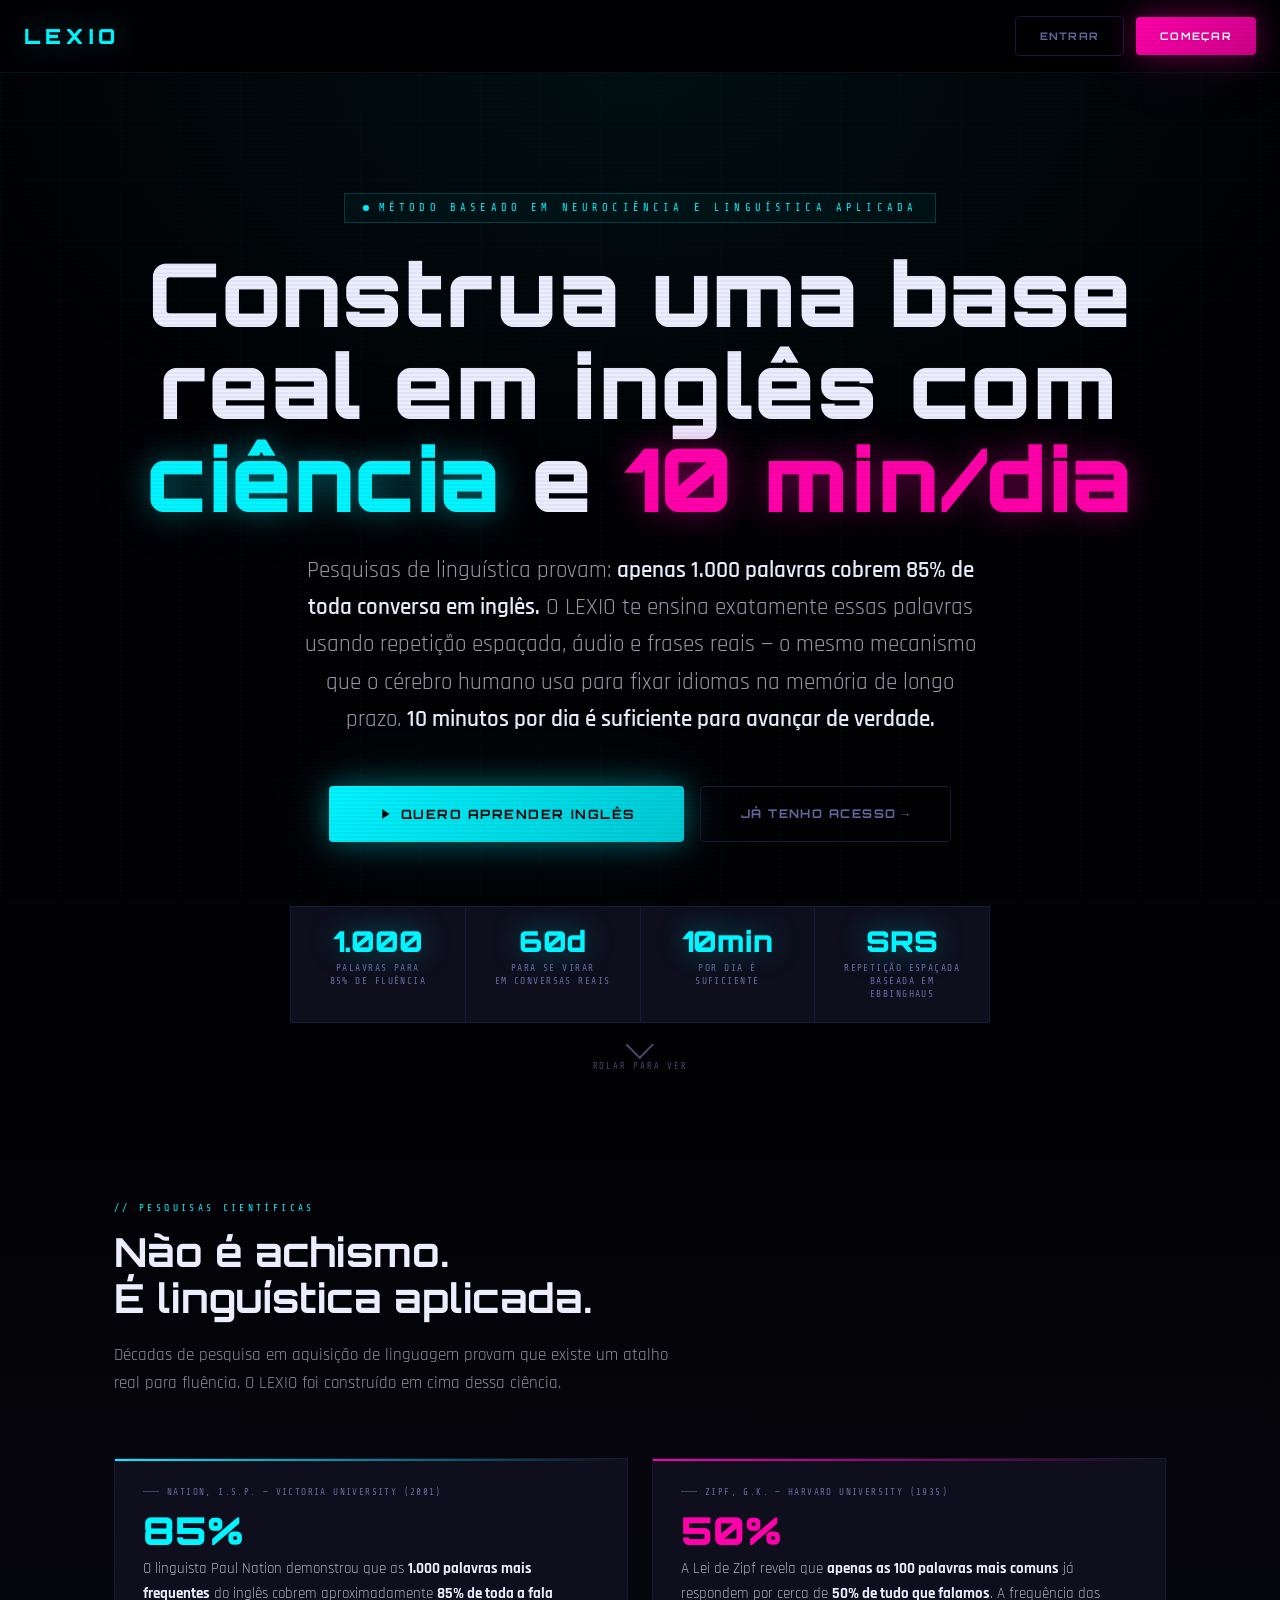
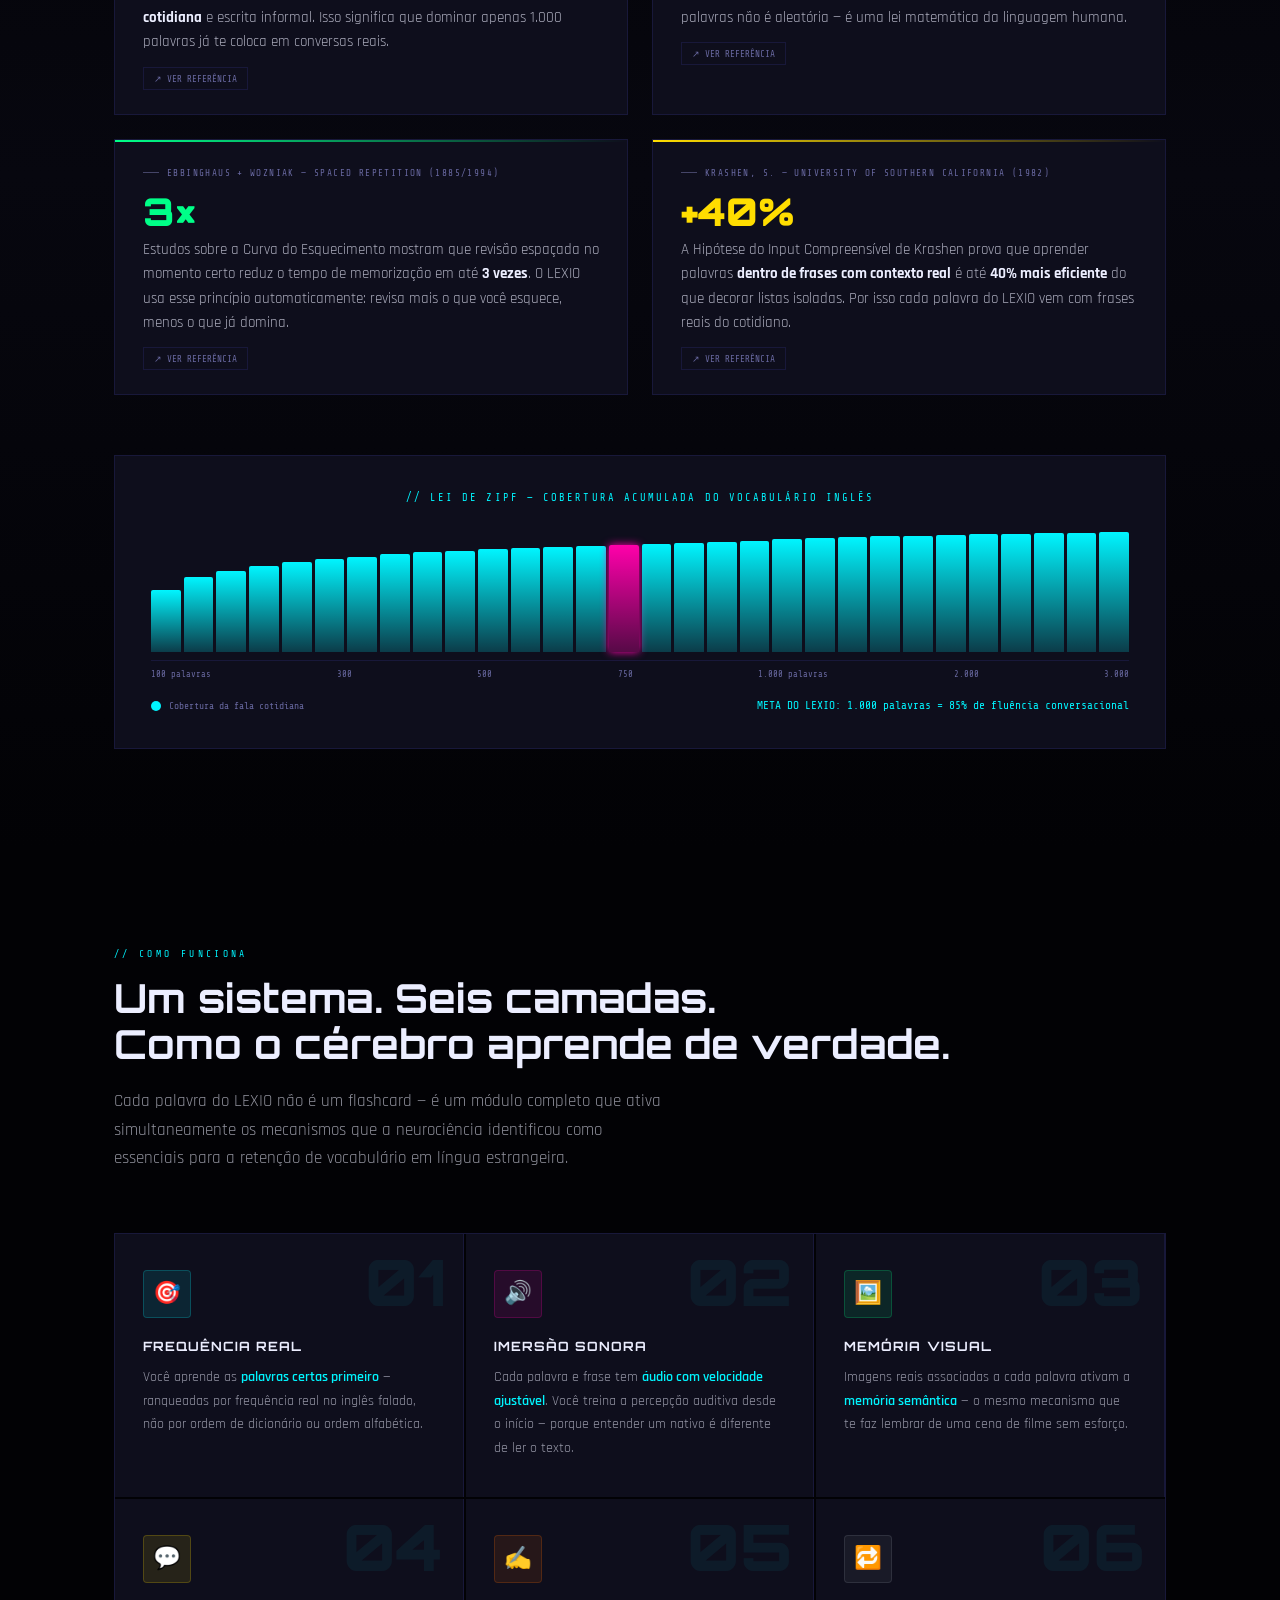
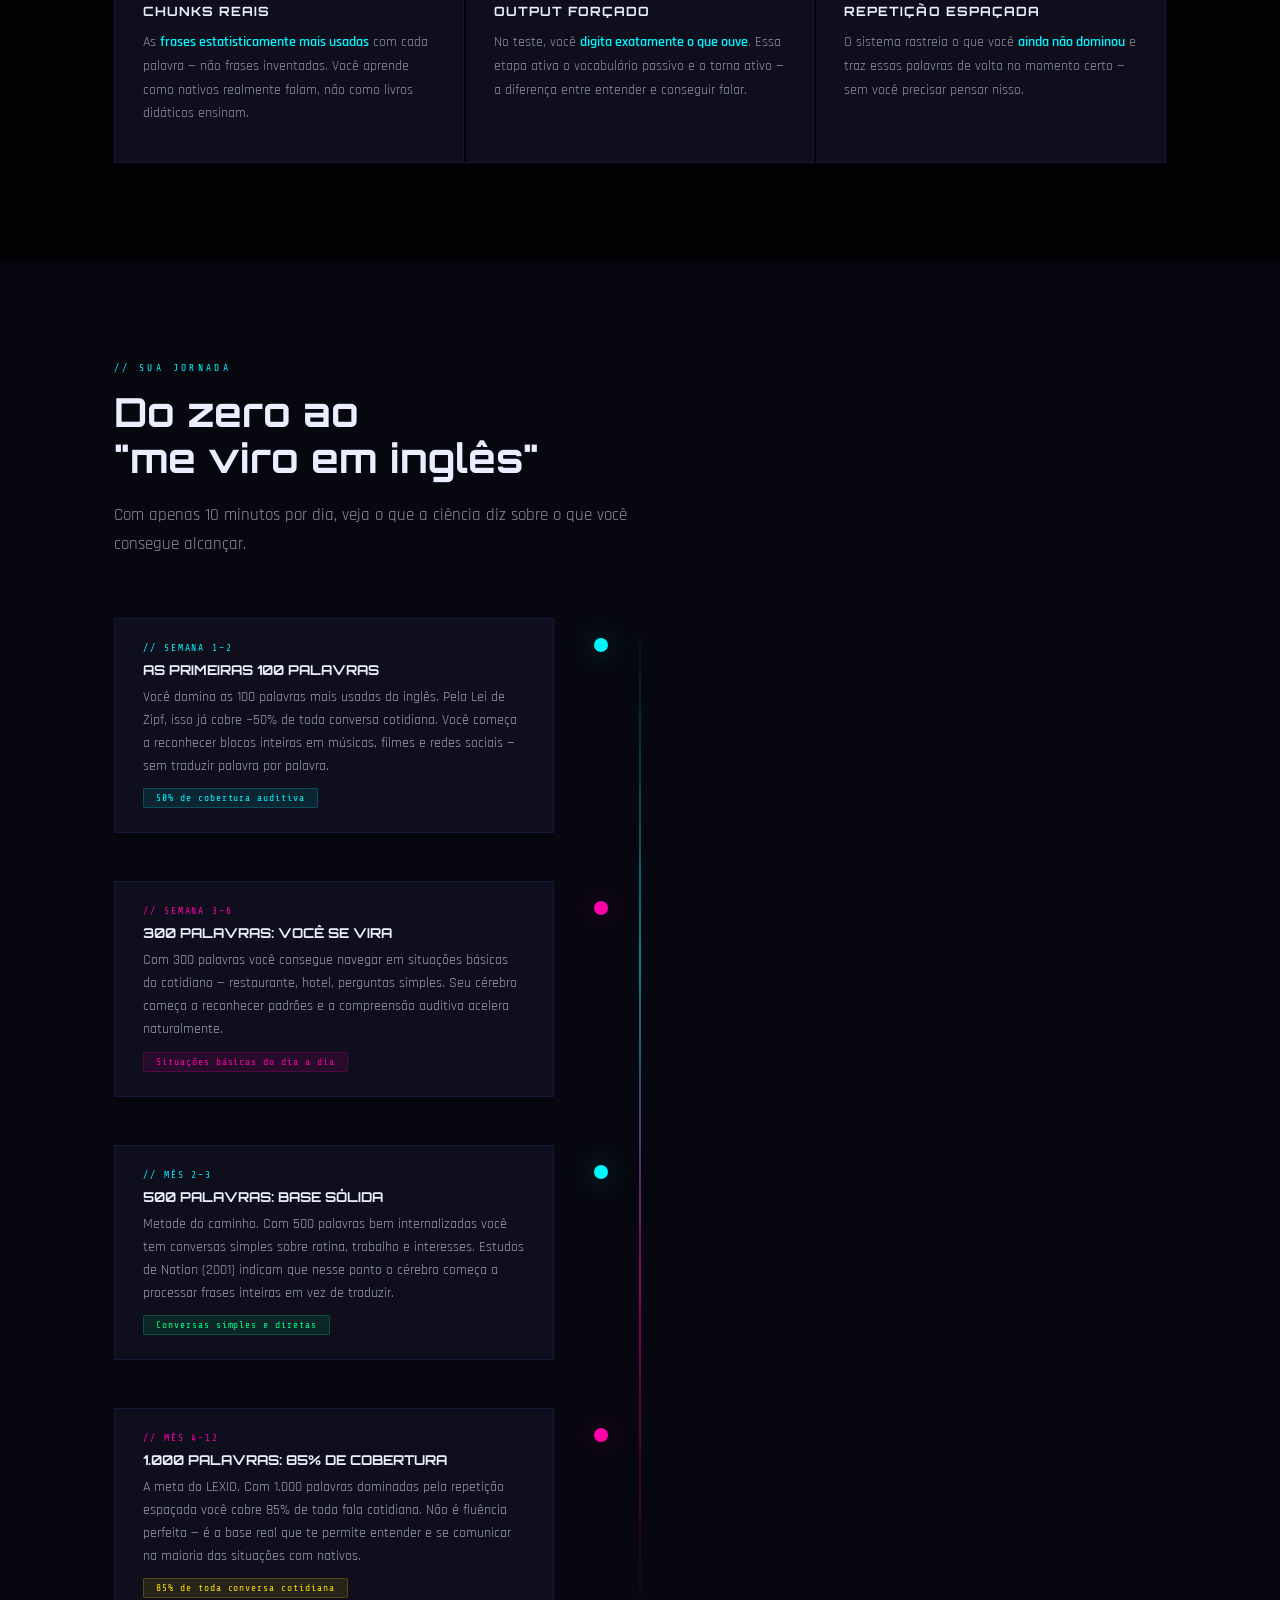
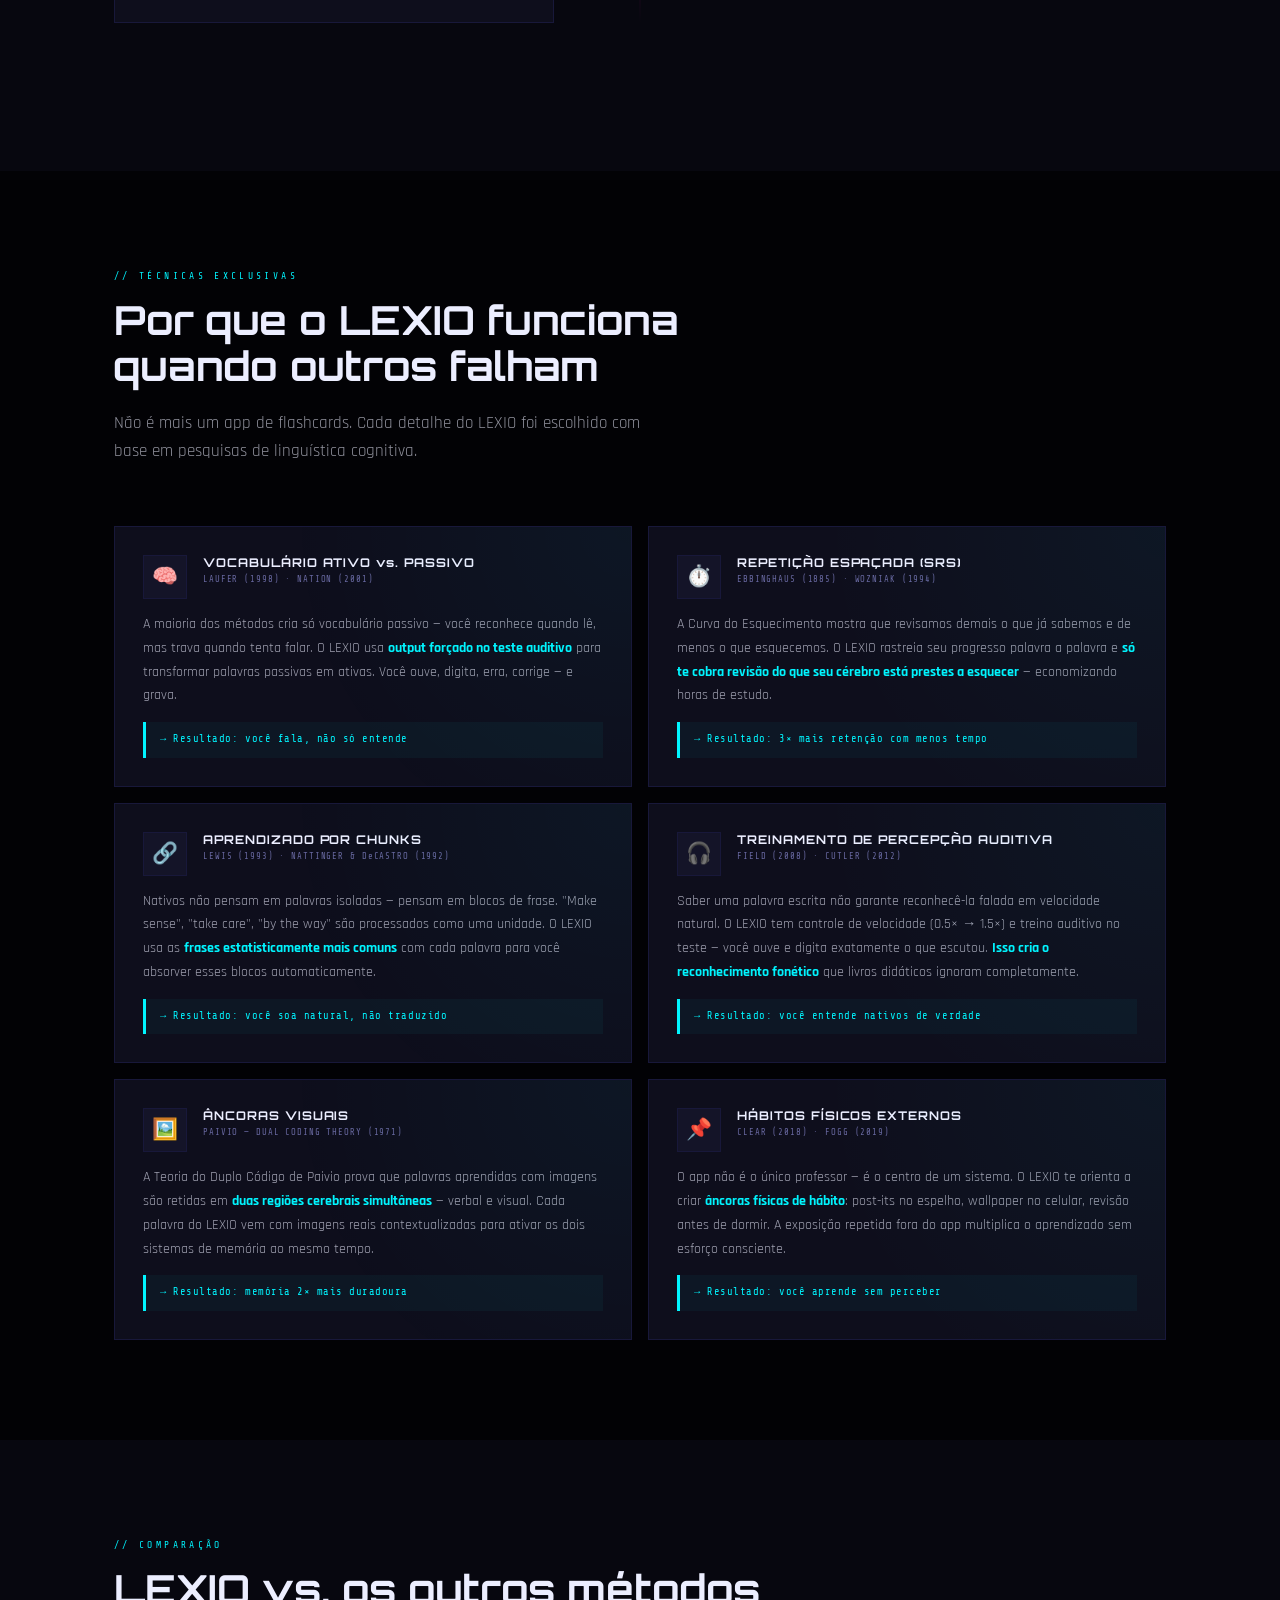
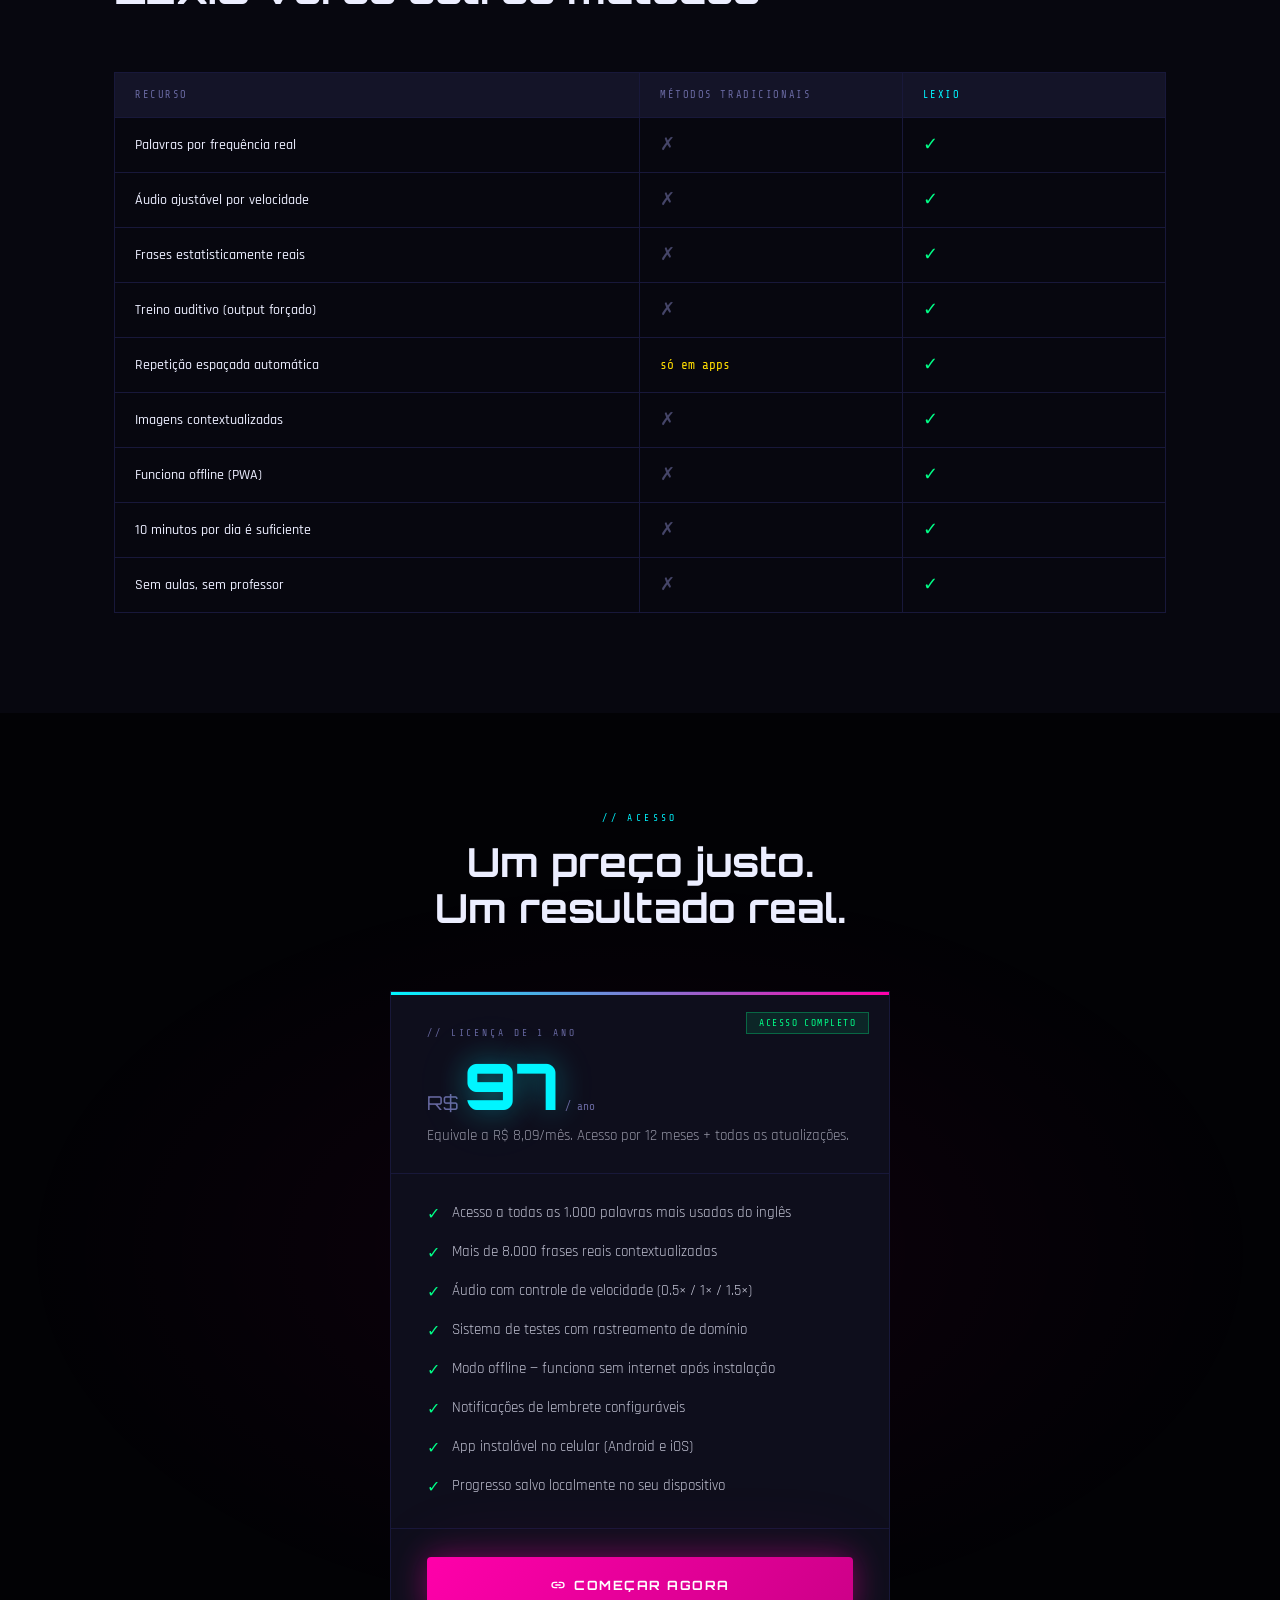
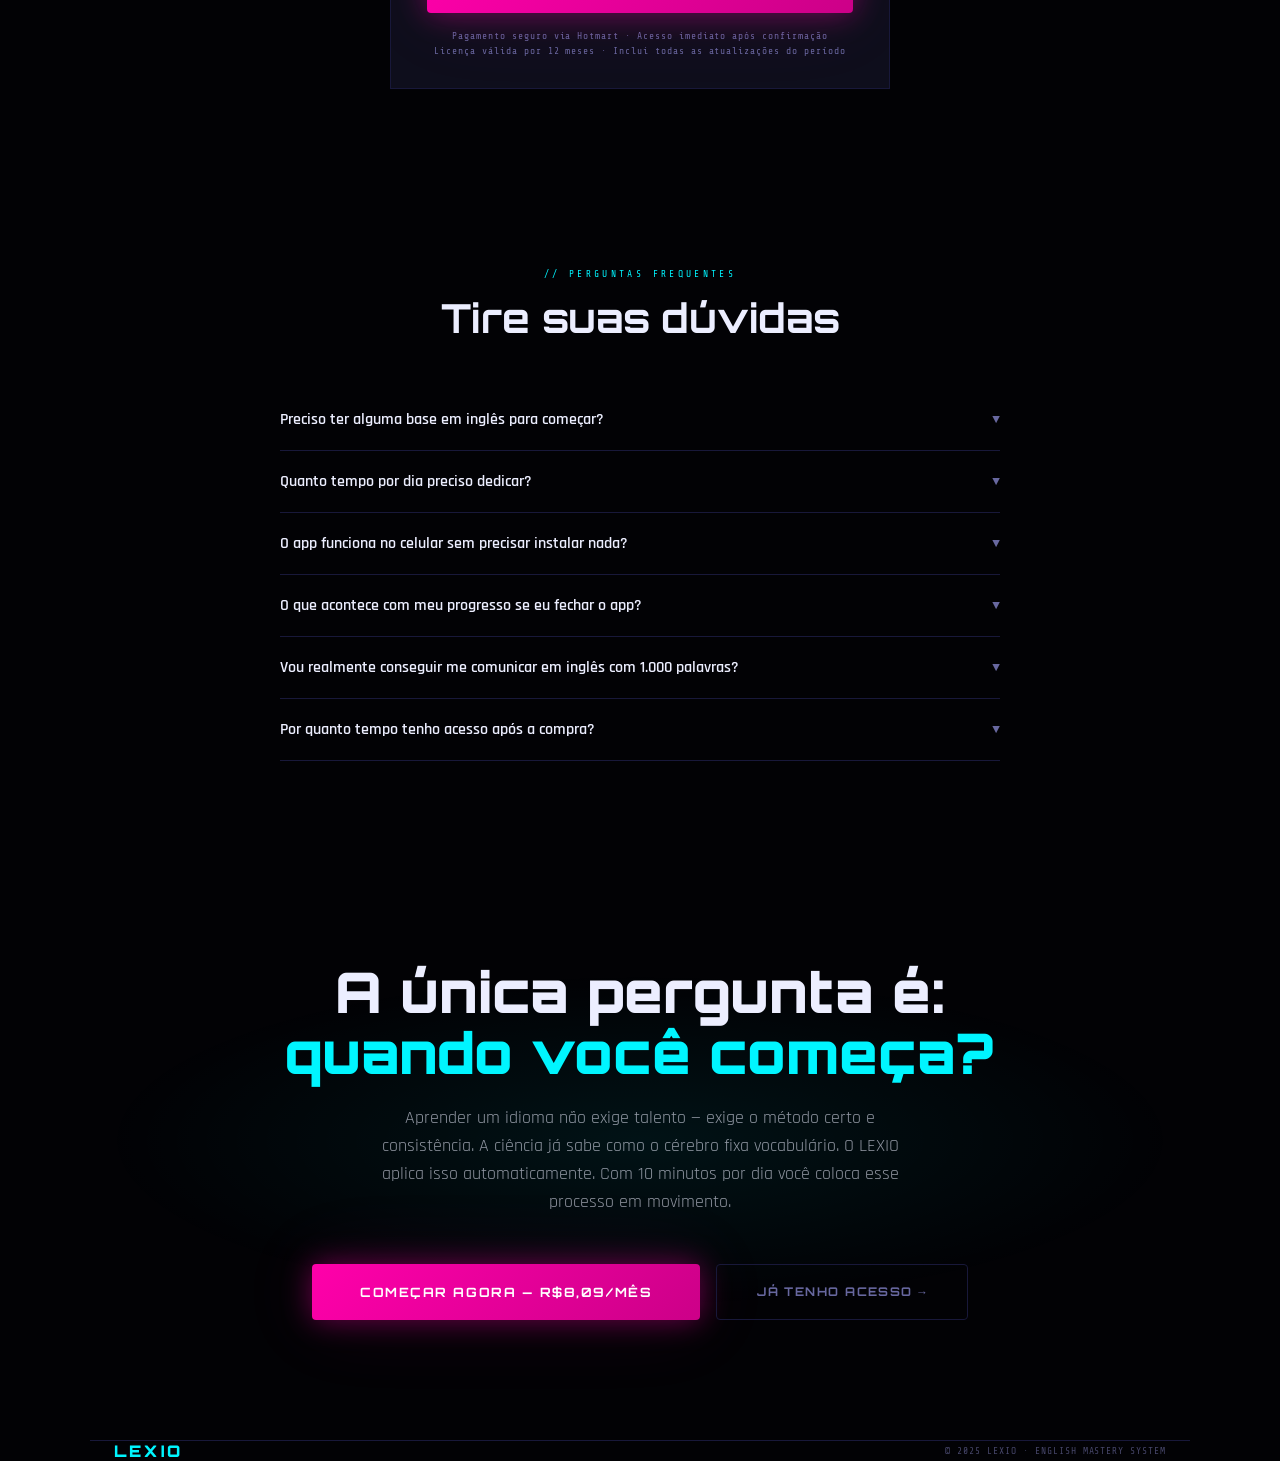
<file: index.html>
<!DOCTYPE html>
<html lang="pt-BR">
    <head>
        <meta charset="UTF-8">
        <meta name="viewport" content="width=device-width, initial-scale=1.0">
        <meta name="theme-color" content="#020205">

        <title>1000 Palavras Mais Frequentes do Inglês: Guia Definitivo | LEXIO</title>
        <meta name="description" content="Domine as 1.000 palavras mais usadas no inglês que representam 85% do idioma falado. Método baseado em neurociência e repetição espaçada. Comece agora!">
        <meta name="keywords" content="1000 palavras mais comuns inglês, vocabulário inglês frequente, aprender inglês rápido, neurociência inglês, repetição espaçada">
        <link rel="canonical" href="https://maickon.github.io/LEXIO/">

        <meta property="og:type" content="website">
        <meta property="og:title" content="1000 Palavras Mais Frequentes do Inglês: Domine 85% do Idioma">
        <meta property="og:description" content="Aprenda o vocabulário essencial do inglês com o método LEXIO. Baseado em ciência.">
        <meta property="og:image" content="app/icons/og-image.png">
        <meta property="og:url" content="https://maickon.github.io/LEXIO/">

        <meta name="twitter:card" content="summary_large_image">
        <meta name="twitter:title" content="Domine as 1000 Palavras Essenciais do Inglês">

        <link rel="preconnect" href="https://fonts.googleapis.com">
        <link rel="preconnect" href="https://fonts.gstatic.com" crossorigin>
        <link href="https://fonts.googleapis.com/css2?family=Orbitron:wght@400;700;900&family=Rajdhani:wght@300;400;500;600;700&family=Share+Tech+Mono&display=swap" rel="stylesheet">
        
        <link rel="stylesheet" href="app/css/landing.css">
        <link rel="icon" href="app/icons/icon.png" type="image/png">
        <link rel="apple-touch-icon" href="app/icons/icon.png">

        <script type="application/ld+json">
        {
        "@context": "https://schema.org",
        "@type": "Course",
        "name": "Domínio das 1000 Palavras Mais Frequentes do Inglês",
        "description": "Sistema focado nas mil palavras mais comuns do idioma inglês usando repetição espaçada.",
        "provider": {
            "@type": "Organization",
            "name": "LEXIO",
            "sameAs": "https://maickon.github.io/LEXIO"
        }
        }
        </script>
    </head>
    <body>
        <div id="grid-bg"></div>
        <div id="particles"></div>
        <!-- ══════════ NAV ══════════ -->
        <nav class="z1">
            <a href="#" class="nav-logo">LEXIO</a>
            <div class="nav-actions">
                <!-- ↓ EDITAR: troque href="app/" pelo caminho real do seu app -->
                <a href="app/" class="btn btn-ghost">ENTRAR</a>
                <a href="#pricing" class="btn btn-magenta">COMEÇAR</a>
            </div>
        </nav>
        <!-- ══════════ HERO ══════════ -->
        <section id="hero" class="z1">
            <div class="hero-eyebrow"><span></span> MÉTODO BASEADO EM NEUROCIÊNCIA E LINGUÍSTICA APLICADA</div>
            <h1 class="hero-title">
                Construa uma base<br>
                real em inglês com<br>
                <span class="accent-c">ciência</span> e <span class="accent-m">10 min/dia</span>
            </h1>
            <p class="hero-subtitle">
                Pesquisas de linguística provam: <strong>apenas 1.000 palavras cobrem 85% de toda conversa em inglês.</strong>
                O LEXIO te ensina exatamente essas palavras usando repetição espaçada, áudio e frases reais —
                o mesmo mecanismo que o cérebro humano usa para fixar idiomas na memória de longo prazo.
                <strong>10 minutos por dia é suficiente para avançar de verdade.</strong>
            </p>
            <div class="hero-cta">
                <!-- ↓ EDITAR: troque href pelo link real do seu checkout (ex: Hotmart, Kiwify, Stripe) -->
                <a href="#pricing" class="btn btn-cyan btn-xl">
                    <svg width="16" height="16" viewBox="0 0 24 24" fill="currentColor">
                        <path d="M8 5v14l11-7z"/>
                    </svg>
                    QUERO APRENDER INGLÊS
                </a>
                <a href="app/" class="btn btn-ghost btn-lg">Já tenho acesso →</a>
            </div>
            <div class="hero-stats reveal visible">
                <div class="hero-stat">
                    <div class="hero-stat-num">1.000</div>
                    <div class="hero-stat-label">PALAVRAS PARA<br>85% DE FLUÊNCIA</div>
                </div>
                <div class="hero-stat">
                    <div class="hero-stat-num">60d</div>
                    <div class="hero-stat-label">PARA SE VIRAR<br>EM CONVERSAS REAIS</div>
                </div>
                <div class="hero-stat">
                    <div class="hero-stat-num">10min</div>
                    <div class="hero-stat-label">POR DIA É<br>SUFICIENTE</div>
                </div>
                <div class="hero-stat">
                    <div class="hero-stat-num">SRS</div>
                    <div class="hero-stat-label">REPETIÇÃO ESPAÇADA<br>BASEADA EM EBBINGHAUS</div>
                </div>
            </div>
            <div class="scroll-hint">
                <div class="scroll-arrow"></div>
                ROLAR PARA VER
            </div>
        </section>
        <!-- ══════════ SCIENCE ══════════ -->
        <section id="science" class="z1">
            <div class="container">
                <span class="section-label reveal">// PESQUISAS CIENTÍFICAS</span>
                <h2 class="section-title reveal">Não é achismo.<br>É linguística aplicada.</h2>
                <p class="section-sub reveal">
                    Décadas de pesquisa em aquisição de linguagem provam que existe um atalho real para fluência.
                    O LEXIO foi construído em cima dessa ciência.
                </p>
                <div class="science-grid">
                    <div class="research-card rc-cyan reveal">
                        <div class="research-source">NATION, I.S.P. — VICTORIA UNIVERSITY (2001)</div>
                        <div class="research-stat">85%</div>
                        <div class="research-text">
                            O linguista Paul Nation demonstrou que as <strong>1.000 palavras mais frequentes</strong>
                            do inglês cobrem aproximadamente <strong>85% de toda a fala cotidiana</strong> e escrita informal.
                            Isso significa que dominar apenas 1.000 palavras já te coloca em conversas reais.
                        </div>
                        <a href="https://en.wikipedia.org/wiki/Paul_Nation" 
                            target="_blank" rel="noopener"
                            style="display:inline-flex;align-items:center;gap:6px;margin-top:12px;
                            font-family:var(--font-m);font-size:0.58rem;color:var(--muted2);
                            text-decoration:none;border:1px solid var(--border);
                            padding:5px 10px;transition:all 0.2s"
                            onmouseover="this.style.borderColor='var(--cyan)';this.style.color='var(--cyan)'"
                            onmouseout="this.style.borderColor='var(--border)';this.style.color='var(--muted2)'">
                        ↗ VER REFERÊNCIA
                        </a>
                    </div>
                    <div class="research-card rc-mag reveal">
                        <div class="research-source">ZIPF, G.K. — HARVARD UNIVERSITY (1935)</div>
                        <div class="research-stat">50%</div>
                        <div class="research-text">
                            A Lei de Zipf revela que <strong>apenas as 100 palavras mais comuns</strong>
                            já respondem por cerca de <strong>50% de tudo que falamos</strong>.
                            A frequência das palavras não é aleatória — é uma lei matemática da linguagem humana.
                        </div>
                        <a href="https://pt.wikipedia.org/wiki/Lei_de_Zipf" 
                            target="_blank" rel="noopener"
                            style="display:inline-flex;align-items:center;gap:6px;margin-top:12px;
                            font-family:var(--font-m);font-size:0.58rem;color:var(--muted2);
                            text-decoration:none;border:1px solid var(--border);
                            padding:5px 10px;transition:all 0.2s"
                            onmouseover="this.style.borderColor='var(--cyan)';this.style.color='var(--cyan)'"
                            onmouseout="this.style.borderColor='var(--border)';this.style.color='var(--muted2)'">
                        ↗ VER REFERÊNCIA
                        </a>
                    </div>
                    <div class="research-card rc-green reveal">
                        <div class="research-source">EBBINGHAUS + WOZNIAK — SPACED REPETITION (1885/1994)</div>
                        <div class="research-stat">3×</div>
                        <div class="research-text">
                            Estudos sobre a Curva do Esquecimento mostram que revisão espaçada no momento certo
                            reduz o tempo de memorização em até <strong>3 vezes</strong>. O LEXIO usa esse princípio
                            automaticamente: revisa mais o que você esquece, menos o que já domina.
                        </div>
                        <a href="https://pt.wikipedia.org/wiki/Curva_do_esquecimento" 
                            target="_blank" rel="noopener"
                            style="display:inline-flex;align-items:center;gap:6px;margin-top:12px;
                            font-family:var(--font-m);font-size:0.58rem;color:var(--muted2);
                            text-decoration:none;border:1px solid var(--border);
                            padding:5px 10px;transition:all 0.2s"
                            onmouseover="this.style.borderColor='var(--cyan)';this.style.color='var(--cyan)'"
                            onmouseout="this.style.borderColor='var(--border)';this.style.color='var(--muted2)'">
                        ↗ VER REFERÊNCIA
                        </a>
                    </div>
                    <div class="research-card rc-yellow reveal">
                        <div class="research-source">KRASHEN, S. — UNIVERSITY OF SOUTHERN CALIFORNIA (1982)</div>
                        <div class="research-stat">+40%</div>
                        <div class="research-text">
                            A Hipótese do Input Compreensível de Krashen prova que aprender palavras
                            <strong>dentro de frases com contexto real</strong> é até <strong>40% mais eficiente</strong>
                            do que decorar listas isoladas. Por isso cada palavra do LEXIO vem com frases reais do cotidiano.
                        </div>
                        <a href="https://pt.wikipedia.org/wiki/Stephen_Krashen" 
                            target="_blank" rel="noopener"
                            style="display:inline-flex;align-items:center;gap:6px;margin-top:12px;
                            font-family:var(--font-m);font-size:0.58rem;color:var(--muted2);
                            text-decoration:none;border:1px solid var(--border);
                            padding:5px 10px;transition:all 0.2s"
                            onmouseover="this.style.borderColor='var(--cyan)';this.style.color='var(--cyan)'"
                            onmouseout="this.style.borderColor='var(--border)';this.style.color='var(--muted2)'">
                        ↗ VER REFERÊNCIA
                        </a>
                    </div>
                </div>
                <!-- Zipf Chart -->
                <div class="zipf-visual reveal">
                    <div class="zipf-title">// LEI DE ZIPF — COBERTURA ACUMULADA DO VOCABULÁRIO INGLÊS</div>
                    <div class="zipf-bars" id="zipf-bars"></div>
                    <div class="zipf-labels">
                        <span>100 palavras</span>
                        <span>300</span>
                        <span>500</span>
                        <span>750</span>
                        <span>1.000 palavras</span>
                        <span>2.000</span>
                        <span>3.000</span>
                    </div>
                    <div class="zipf-annotation">
                        <div class="zipf-ann-item">
                            <div class="zipf-dot" style="background:var(--cyan)"></div>
                            Cobertura da fala cotidiana
                        </div>
                        <div class="zipf-ann-item" style="margin-left:auto;font-size:0.7rem;color:var(--cyan)">
                            META DO LEXIO: 1.000 palavras = 85% de fluência conversacional
                        </div>
                    </div>
                </div>
            </div>
        </section>
        <!-- ══════════ HOW IT WORKS ══════════ -->
        <section id="how" class="z1">
            <div class="container">
                <span class="section-label reveal">// COMO FUNCIONA</span>
                <h2 class="section-title reveal">Um sistema. Seis camadas.<br>Como o cérebro aprende de verdade.</h2>
                <p class="section-sub reveal">
                    Cada palavra do LEXIO não é um flashcard — é um módulo completo que ativa
                    simultaneamente os mecanismos que a neurociência identificou como essenciais
                    para a retenção de vocabulário em língua estrangeira.
                </p>
                <div class="how-grid">
                    <div class="how-step reveal">
                        <div class="how-step-num">01</div>
                        <div class="how-icon hi-cyan">🎯</div>
                        <div class="how-title">FREQUÊNCIA REAL</div>
                        <div class="how-text">Você aprende as <strong>palavras certas primeiro</strong> — ranqueadas por frequência real no inglês falado, não por ordem de dicionário ou ordem alfabética.</div>
                    </div>
                    <div class="how-step reveal">
                        <div class="how-step-num">02</div>
                        <div class="how-icon hi-mag">🔊</div>
                        <div class="how-title">IMERSÃO SONORA</div>
                        <div class="how-text">Cada palavra e frase tem <strong>áudio com velocidade ajustável</strong>. Você treina a percepção auditiva desde o início — porque entender um nativo é diferente de ler o texto.</div>
                    </div>
                    <div class="how-step reveal">
                        <div class="how-step-num">03</div>
                        <div class="how-icon hi-green">🖼️</div>
                        <div class="how-title">MEMÓRIA VISUAL</div>
                        <div class="how-text">Imagens reais associadas a cada palavra ativam a <strong>memória semântica</strong> — o mesmo mecanismo que te faz lembrar de uma cena de filme sem esforço.</div>
                    </div>
                    <div class="how-step reveal">
                        <div class="how-step-num">04</div>
                        <div class="how-icon hi-yellow">💬</div>
                        <div class="how-title">CHUNKS REAIS</div>
                        <div class="how-text">As <strong>frases estatisticamente mais usadas</strong> com cada palavra — não frases inventadas. Você aprende como nativos realmente falam, não como livros didáticos ensinam.</div>
                    </div>
                    <div class="how-step reveal">
                        <div class="how-step-num">05</div>
                        <div class="how-icon hi-orange">✍️</div>
                        <div class="how-title">OUTPUT FORÇADO</div>
                        <div class="how-text">No teste, você <strong>digita exatamente o que ouve</strong>. Essa etapa ativa o vocabulário passivo e o torna ativo — a diferença entre entender e conseguir falar.</div>
                    </div>
                    <div class="how-step reveal">
                        <div class="how-step-num">06</div>
                        <div class="how-icon hi-white">🔁</div>
                        <div class="how-title">REPETIÇÃO ESPAÇADA</div>
                        <div class="how-text">O sistema rastreia o que você <strong>ainda não dominou</strong> e traz essas palavras de volta no momento certo — sem você precisar pensar nisso.</div>
                    </div>
                </div>
            </div>
        </section>
        <!-- ══════════ TIMELINE ══════════ -->
        <section id="timeline" class="z1">
            <div class="container">
                <span class="section-label reveal">// SUA JORNADA</span>
                <h2 class="section-title reveal">Do zero ao<br>"me viro em inglês"</h2>
                <p class="section-sub reveal">
                    Com apenas 10 minutos por dia, veja o que a ciência diz sobre o que você consegue alcançar.
                </p>
                <div class="timeline-wrap reveal">
                    <div class="timeline-line"></div>
                    <div class="timeline-row">
                        <div class="timeline-card">
                            <div class="tl-week">// SEMANA 1–2</div>
                            <div class="tl-title">AS PRIMEIRAS 100 PALAVRAS</div>
                            <div class="tl-text">Você domina as 100 palavras mais usadas do inglês. Pela Lei de Zipf, isso já cobre ~50% de toda conversa cotidiana. Você começa a reconhecer blocos inteiros em músicas, filmes e redes sociais — sem traduzir palavra por palavra.</div>
                            <div class="tl-badge badge-cyan">50% de cobertura auditiva</div>
                        </div>
                        <div class="timeline-dot"></div>
                        <div style="flex:1"></div>
                    </div>
                    <div class="timeline-row right">
                        <div style="flex:1"></div>
                        <div class="timeline-dot"></div>
                        <div class="timeline-card">
                            <div class="tl-week">// SEMANA 3–6</div>
                            <div class="tl-title">300 PALAVRAS: VOCÊ SE VIRA</div>
                            <div class="tl-text">Com 300 palavras você consegue navegar em situações básicas do cotidiano — restaurante, hotel, perguntas simples. Seu cérebro começa a reconhecer padrões e a compreensão auditiva acelera naturalmente.</div>
                            <div class="tl-badge badge-mag">Situações básicas do dia a dia</div>
                        </div>
                    </div>
                    <div class="timeline-row">
                        <div class="timeline-card">
                            <div class="tl-week">// MÊS 2–3</div>
                            <div class="tl-title">500 PALAVRAS: BASE SÓLIDA</div>
                            <div class="tl-text">Metade do caminho. Com 500 palavras bem internalizadas você tem conversas simples sobre rotina, trabalho e interesses. Estudos de Nation (2001) indicam que nesse ponto o cérebro começa a processar frases inteiras em vez de traduzir.</div>
                            <div class="tl-badge badge-green">Conversas simples e diretas</div>
                        </div>
                        <div class="timeline-dot"></div>
                        <div style="flex:1"></div>
                    </div>
                    <div class="timeline-row right">
                        <div style="flex:1"></div>
                        <div class="timeline-dot"></div>
                        <div class="timeline-card">
                            <div class="tl-week">// MÊS 4–12</div>
                            <div class="tl-title">1.000 PALAVRAS: 85% DE COBERTURA</div>
                            <div class="tl-text">A meta do LEXIO. Com 1.000 palavras dominadas pela repetição espaçada você cobre 85% de toda fala cotidiana. Não é fluência perfeita — é a base real que te permite entender e se comunicar na maioria das situações com nativos.</div>
                            <div class="tl-badge badge-yellow">85% de toda conversa cotidiana</div>
                        </div>
                    </div>
                </div>
            </div>
        </section>
        <!-- ══════════ TECHNIQUES ══════════ -->
        <section id="techniques" class="z1">
            <div class="container">
                <span class="section-label reveal">// TÉCNICAS EXCLUSIVAS</span>
                <h2 class="section-title reveal">Por que o LEXIO funciona<br>quando outros falham</h2>
                <p class="section-sub reveal">
                    Não é mais um app de flashcards. Cada detalhe do LEXIO foi escolhido com base em pesquisas de linguística cognitiva.
                </p>
                <div class="tech-grid">
                    <div class="tech-card reveal">
                        <div class="tech-header">
                            <div class="tech-icon-box">🧠</div>
                            <div>
                                <div class="tech-name">VOCABULÁRIO ATIVO vs. PASSIVO</div>
                                <div class="tech-source">LAUFER (1998) · NATION (2001)</div>
                            </div>
                        </div>
                        <div class="tech-desc">
                            A maioria dos métodos cria só vocabulário passivo — você reconhece quando lê,
                            mas trava quando tenta falar. O LEXIO usa <strong>output forçado no teste auditivo</strong>
                            para transformar palavras passivas em ativas. Você ouve, digita, erra, corrige — e grava.
                        </div>
                        <div class="tech-result">→ Resultado: você fala, não só entende</div>
                    </div>
                    <div class="tech-card reveal">
                        <div class="tech-header">
                            <div class="tech-icon-box">⏱️</div>
                            <div>
                                <div class="tech-name">REPETIÇÃO ESPAÇADA (SRS)</div>
                                <div class="tech-source">EBBINGHAUS (1885) · WOZNIAK (1994)</div>
                            </div>
                        </div>
                        <div class="tech-desc">
                            A Curva do Esquecimento mostra que revisamos demais o que já sabemos e de menos o que
                            esquecemos. O LEXIO rastreia seu progresso palavra a palavra e <strong>só te cobra revisão
                            do que seu cérebro está prestes a esquecer</strong> — economizando horas de estudo.
                        </div>
                        <div class="tech-result">→ Resultado: 3× mais retenção com menos tempo</div>
                    </div>
                    <div class="tech-card reveal">
                        <div class="tech-header">
                            <div class="tech-icon-box">🔗</div>
                            <div>
                                <div class="tech-name">APRENDIZADO POR CHUNKS</div>
                                <div class="tech-source">LEWIS (1993) · NATTINGER & DeCASTRO (1992)</div>
                            </div>
                        </div>
                        <div class="tech-desc">
                            Nativos não pensam em palavras isoladas — pensam em blocos de frase.
                            "Make sense", "take care", "by the way" são processados como uma unidade.
                            O LEXIO usa as <strong>frases estatisticamente mais comuns</strong> com cada palavra
                            para você absorver esses blocos automaticamente.
                        </div>
                        <div class="tech-result">→ Resultado: você soa natural, não traduzido</div>
                    </div>
                    <div class="tech-card reveal">
                        <div class="tech-header">
                            <div class="tech-icon-box">🎧</div>
                            <div>
                                <div class="tech-name">TREINAMENTO DE PERCEPÇÃO AUDITIVA</div>
                                <div class="tech-source">FIELD (2008) · CUTLER (2012)</div>
                            </div>
                        </div>
                        <div class="tech-desc">
                            Saber uma palavra escrita não garante reconhecê-la falada em velocidade natural.
                            O LEXIO tem controle de velocidade (0.5× → 1.5×) e treino auditivo no teste —
                            você ouve e digita exatamente o que escutou. <strong>Isso cria o reconhecimento fonético</strong>
                            que livros didáticos ignoram completamente.
                        </div>
                        <div class="tech-result">→ Resultado: você entende nativos de verdade</div>
                    </div>
                    <div class="tech-card reveal">
                        <div class="tech-header">
                            <div class="tech-icon-box">🖼️</div>
                            <div>
                                <div class="tech-name">ÂNCORAS VISUAIS</div>
                                <div class="tech-source">PAIVIO — DUAL CODING THEORY (1971)</div>
                            </div>
                        </div>
                        <div class="tech-desc">
                            A Teoria do Duplo Código de Paivio prova que palavras aprendidas com imagens
                            são retidas em <strong>duas regiões cerebrais simultâneas</strong> — verbal e visual.
                            Cada palavra do LEXIO vem com imagens reais contextualizadas para ativar
                            os dois sistemas de memória ao mesmo tempo.
                        </div>
                        <div class="tech-result">→ Resultado: memória 2× mais duradoura</div>
                    </div>
                    <div class="tech-card reveal">
                        <div class="tech-header">
                            <div class="tech-icon-box">📌</div>
                            <div>
                                <div class="tech-name">HÁBITOS FÍSICOS EXTERNOS</div>
                                <div class="tech-source">CLEAR (2018) · FOGG (2019)</div>
                            </div>
                        </div>
                        <div class="tech-desc">
                            O app não é o único professor — é o centro de um sistema. O LEXIO te orienta
                            a criar <strong>âncoras físicas de hábito</strong>: post-its no espelho, wallpaper no celular,
                            revisão antes de dormir. A exposição repetida fora do app multiplica o aprendizado
                            sem esforço consciente.
                        </div>
                        <div class="tech-result">→ Resultado: você aprende sem perceber</div>
                    </div>
                </div>
            </div>
        </section>
        <!-- ══════════ COMPARE ══════════ -->
        <section id="compare" class="z1">
            <div class="container">
                <span class="section-label reveal">// COMPARAÇÃO</span>
                <h2 class="section-title reveal">LEXIO vs. os outros métodos</h2>
                <div class="compare-table reveal">
                    <div class="compare-header">
                        <div>RECURSO</div>
                        <div>MÉTODOS TRADICIONAIS</div>
                        <div class="lexio-col">LEXIO</div>
                    </div>
                    <div class="compare-row">
                        <div>Palavras por frequência real</div>
                        <div><span class="cross">✗</span></div>
                        <div><span class="check">✓</span></div>
                    </div>
                    <div class="compare-row">
                        <div>Áudio ajustável por velocidade</div>
                        <div><span class="cross">✗</span></div>
                        <div><span class="check">✓</span></div>
                    </div>
                    <div class="compare-row">
                        <div>Frases estatisticamente reais</div>
                        <div><span class="cross">✗</span></div>
                        <div><span class="check">✓</span></div>
                    </div>
                    <div class="compare-row">
                        <div>Treino auditivo (output forçado)</div>
                        <div><span class="cross">✗</span></div>
                        <div><span class="check">✓</span></div>
                    </div>
                    <div class="compare-row">
                        <div>Repetição espaçada automática</div>
                        <div><span class="partial">só em apps</span></div>
                        <div><span class="check">✓</span></div>
                    </div>
                    <div class="compare-row">
                        <div>Imagens contextualizadas</div>
                        <div><span class="cross">✗</span></div>
                        <div><span class="check">✓</span></div>
                    </div>
                    <div class="compare-row">
                        <div>Funciona offline (PWA)</div>
                        <div><span class="cross">✗</span></div>
                        <div><span class="check">✓</span></div>
                    </div>
                    <div class="compare-row">
                        <div>10 minutos por dia é suficiente</div>
                        <div><span class="cross">✗</span></div>
                        <div><span class="check">✓</span></div>
                    </div>
                    <div class="compare-row">
                        <div>Sem aulas, sem professor</div>
                        <div><span class="cross">✗</span></div>
                        <div><span class="check">✓</span></div>
                    </div>
                </div>
            </div>
        </section>
        <!-- ══════════ PRICING ══════════ -->
        <section id="pricing" class="z1">
            <div class="container">
                <span class="section-label reveal" style="text-align:center;display:block">// ACESSO</span>
                <h2 class="section-title reveal" style="text-align:center">Um preço justo.<br>Um resultado real.</h2>
                <div class="pricing-card reveal">
                    <div class="pricing-badge">ACESSO COMPLETO</div>
                    <div class="pricing-head">
                        <div class="pricing-plan">// LICENÇA DE 1 ANO</div>
                        <div class="pricing-price">
                            <div class="price-currency">R$</div>
                            <div class="price-value">97</div>
                            <div class="price-period">/ ano</div>
                        </div>
                        <div class="pricing-tagline">Equivale a R$ 8,09/mês. Acesso por 12 meses + todas as atualizações.</div>
                    </div>
                    <div class="pricing-features">
                        <div class="feature-item"><span class="feature-check">✓</span> Acesso a todas as 1.000 palavras mais usadas do inglês</div>
                        <div class="feature-item"><span class="feature-check">✓</span> Mais de 8.000 frases reais contextualizadas</div>
                        <div class="feature-item"><span class="feature-check">✓</span> Áudio com controle de velocidade (0.5× / 1× / 1.5×)</div>
                        <div class="feature-item"><span class="feature-check">✓</span> Sistema de testes com rastreamento de domínio</div>
                        <div class="feature-item"><span class="feature-check">✓</span> Modo offline — funciona sem internet após instalação</div>
                        <div class="feature-item"><span class="feature-check">✓</span> Notificações de lembrete configuráveis</div>
                        <div class="feature-item"><span class="feature-check">✓</span> App instalável no celular (Android e iOS)</div>
                        <div class="feature-item"><span class="feature-check">✓</span> Progresso salvo localmente no seu dispositivo</div>
                    </div>
                    <div class="pricing-cta">
                        <a href="https://pay.hotmart.com/M104847735W?checkoutMode=10" target="_blank" class="btn btn-magenta btn-xl" style="width:100%;font-size:0.8rem">
                            <svg width="16" height="16" viewBox="0 0 24 24" fill="currentColor">
                                <path d="M11 17H7a5 5 0 010-10h4v2H7a3 3 0 000 6h4v2zm-3-4v-2h8v2H8zm9 4h-4v-2h4a3 3 0 000-6h-4V7h4a5 5 0 010 10z"/>
                            </svg>
                            COMEÇAR AGORA
                        </a>
                        <div class="pricing-guarantee">
                            Pagamento seguro via Hotmart · Acesso imediato após confirmação<br>
                            Licença válida por 12 meses · Inclui todas as atualizações do período
                        </div>
                    </div>
                </div>
            </div>
        </section>
        <!-- ══════════ FAQ ══════════ -->
        <section id="faq" class="z1">
            <div class="container">
                <span class="section-label reveal" style="text-align:center;display:block">// PERGUNTAS FREQUENTES</span>
                <h2 class="section-title reveal" style="text-align:center">Tire suas dúvidas</h2>
                <div class="faq-grid reveal">
                    <div class="faq-item">
                        <div class="faq-q" onclick="toggleFaq(this)">
                            Preciso ter alguma base em inglês para começar?
                            <span class="faq-arrow">▼</span>
                        </div>
                        <div class="faq-a">Não. O LEXIO começa do absoluto zero. As palavras são ensinadas na ordem de frequência real — a primeira palavra já é a mais usada do inglês. Você vai aprendendo naturalmente, sem pré-requisito.</div>
                    </div>
                    <div class="faq-item">
                        <div class="faq-q" onclick="toggleFaq(this)">
                            Quanto tempo por dia preciso dedicar?
                            <span class="faq-arrow">▼</span>
                        </div>
                        <div class="faq-a">O mínimo viável é 10 minutos por dia. Com isso você aprende de 3 a 5 palavras novas por sessão. O sistema foi desenhado para caber nos "buracos" do dia — ônibus, fila, intervalo do almoço.</div>
                    </div>
                    <div class="faq-item">
                        <div class="faq-q" onclick="toggleFaq(this)">
                            O app funciona no celular sem precisar instalar nada?
                            <span class="faq-arrow">▼</span>
                        </div>
                        <div class="faq-a">Sim. O LEXIO roda direto no navegador do celular (Chrome ou Safari). Você também pode instalar como PWA — basta clicar em "Adicionar à tela inicial" no menu do navegador — e ele funciona exatamente como um app nativo, inclusive offline.</div>
                    </div>
                    <div class="faq-item">
                        <div class="faq-q" onclick="toggleFaq(this)">
                            O que acontece com meu progresso se eu fechar o app?
                            <span class="faq-arrow">▼</span>
                        </div>
                        <div class="faq-a">Seu progresso é salvo automaticamente no armazenamento do seu dispositivo (IndexedDB). Não depende de internet. Você pode fechar, desligar o celular, voltar dias depois — tudo estará exatamente onde você parou.</div>
                    </div>
                    <div class="faq-item">
                        <div class="faq-q" onclick="toggleFaq(this)">
                            Vou realmente conseguir me comunicar em inglês com 1.000 palavras?
                            <span class="faq-arrow">▼</span>
                        </div>
                        <div class="faq-a">Sim — para conversas do cotidiano. A pesquisa do linguista Paul Nation (Victoria University, 2001) demonstra que as 1.000 palavras mais frequentes cobrem ~85% da fala cotidiana. Isso não significa falar como jornalista da CNN, mas significa conseguir se virar em viagens, trabalho básico, redes sociais e conversas casuais.</div>
                    </div>
                    <div class="faq-item">
                        <div class="faq-q" onclick="toggleFaq(this)">
                            Por quanto tempo tenho acesso após a compra?
                            <span class="faq-arrow">▼</span>
                        </div>
                        <div class="faq-a">Sua licença dá acesso completo por 12 meses a partir da data da compra. Durante esse período você recebe todas as atualizações do sistema sem custo adicional. Ao final do período você pode renovar para continuar com acesso.</div>
                    </div>
                </div>
            </div>
        </section>
        <!-- ══════════ CTA FINAL ══════════ -->
        <section id="cta-final" class="z1">
            <h2 class="cta-title reveal">
                A única pergunta é:<br>
                <span style="color:var(--cyan)">quando você começa?</span>
            </h2>
            <p class="cta-sub reveal">
                Aprender um idioma não exige talento — exige o método certo e consistência.
                A ciência já sabe como o cérebro fixa vocabulário. O LEXIO aplica isso automaticamente.
                Com 10 minutos por dia você coloca esse processo em movimento.
            </p>
            <div class="cta-buttons reveal">
                <!-- ↓ EDITAR: mesmo link do checkout do pricing -->
                <a href="https://pay.hotmart.com/M104847735W?checkoutMode=10" target="_blank" class="btn btn-magenta btn-xl">
                COMEÇAR AGORA — R$8,09/mês
                </a>
                <a href="app/" class="btn btn-ghost btn-lg">Já tenho acesso →</a>
            </div>
        </section>
        <!-- ══════════ FOOTER ══════════ -->
        <footer class="z1 container">
            <div class="footer-logo">LEXIO</div>
            <div class="footer-copy">
                <!-- ↓ EDITAR: seu nome / empresa -->
                © 2025 LEXIO · ENGLISH MASTERY SYSTEM
            </div>
        </footer>
        <script src="app/js/landing.js"></script>
    </body>
</html>
</file>
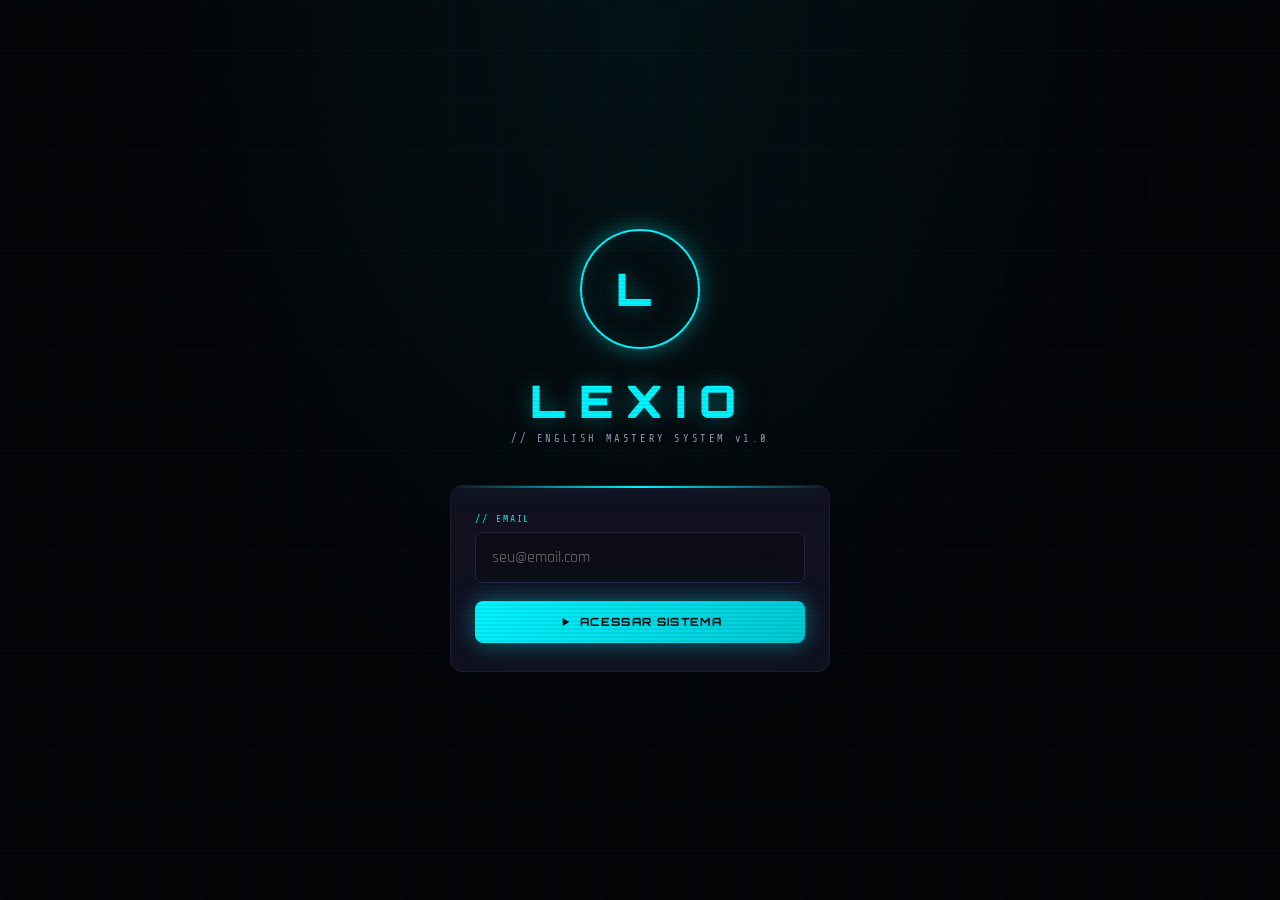
<file: app/index.html>
<!DOCTYPE html>
<html lang="pt-BR">
    <head>
        <meta charset="UTF-8">
        <meta name="viewport" content="width=device-width, initial-scale=1.0, viewport-fit=cover, user-scalable=no">
        <meta name="theme-color" content="#050508">
        <meta name="apple-mobile-web-app-capable" content="yes">
        <meta name="apple-mobile-web-app-status-bar-style" content="black-translucent">
        <meta name="apple-mobile-web-app-title" content="LEXIO">
        <meta name="description" content="Domine o inglês aprendendo as palavras mais usadas do idioma.">
        <!-- PWA -->
        <link rel="manifest" href="manifest.json">
        <link rel="apple-touch-icon" href="icons/icon.png">
        <link rel="icon" href="icons/icon.png" type="image/png">
        <title>LEXIO — English Mastery</title>
        <!-- OneSignal -->
        <script src="https://cdn.onesignal.com/sdks/web/v16/OneSignalSDK.page.js" defer></script>
        <!-- Styles -->
        <link rel="stylesheet" href="css/style.css">
    </head>
    <body>
        <!-- BG layers -->
        <div id="grid-bg"></div>
        <div id="particles"></div>
        <div id="toast"></div>
        <div id="app">
            <div class="status-bar"></div>
            <!-- ═══════════════════ LOGIN ═══════════════════ -->
            <div class="screen active" id="screen-login">
                <div class="login-glow-ring">
                    <div class="login-logo">L</div>
                </div>
                <div class="login-logo">LEXIO</div>
                <div class="login-tagline">// ENGLISH MASTERY SYSTEM v1.0</div>
                <div class="login-card">
                    <div class="field">
                        <label>// EMAIL</label>
                        <input type="email" id="login-email" placeholder="seu@email.com"
                            autocomplete="email" inputmode="email" value="">
                    </div>
                    <button class="btn btn-cyan btn-full" id="login-btn" onclick="doLogin()">
                        <svg width="14" height="14" viewBox="0 0 24 24" fill="currentColor">
                            <path d="M8 5v14l11-7z"/>
                        </svg>
                        ACESSAR SISTEMA
                    </button>
                </div>
            </div>
            <!-- ═══════════════════ MAIN APP ═══════════════ -->
            <div class="screen" id="screen-main">
                <!-- SIDEBAR (desktop only — hidden on mobile via CSS) -->
                <aside class="sidebar" id="sidebar" style="display:none">
                    <div class="sidebar-logo">
                        LEXIO <small>// ENG MASTERY</small>
                    </div>
                    <nav class="sidebar-nav">
                        <button class="sidebar-nav-btn active" data-nav="evolution" onclick="UI.showPage('evolution')">
                            <svg viewBox="0 0 24 24" fill="none" stroke="currentColor" stroke-width="2">
                                <circle cx="12" cy="12" r="10"/>
                                <path d="M12 6v6l4 2"/>
                            </svg>
                            Minha Evolução
                        </button>
                        <button class="sidebar-nav-btn" data-nav="learn" onclick="UI.showPage('learn')">
                            <svg viewBox="0 0 24 24" fill="none" stroke="currentColor" stroke-width="2">
                                <path d="M2 3h6a4 4 0 0 1 4 4v14a3 3 0 0 0-3-3H2z"/>
                                <path d="M22 3h-6a4 4 0 0 0-4 4v14a3 3 0 0 1 3-3h7z"/>
                            </svg>
                            Aprendizado
                        </button>
                        <button class="sidebar-nav-btn" data-nav="test" onclick="UI.showPage('test')">
                            <svg viewBox="0 0 24 24" fill="none" stroke="currentColor" stroke-width="2" stroke-linecap="round" stroke-linejoin="round">
                                <rect x="4" y="3" width="16" height="18" rx="2"/>
                                <path d="M8 9h8"/>
                                <path d="M8 13h4"/>
                                <path d="M8 17l2 2 4-4"/>
                            </svg>
                            Testes
                        </button>
                        <button class="sidebar-nav-btn" data-nav="guide" onclick="UI.showPage('guide')">
                            <svg viewBox="0 0 24 24" fill="none" stroke="currentColor" stroke-width="2" stroke-linecap="round" stroke-linejoin="round">
                                <circle cx="12" cy="12" r="10"/>
                                <path d="M12 16v-5"/>
                                <path d="M12 8h.01"/>
                            </svg>
                            Como Funciona
                        </button>
                        <button class="sidebar-nav-btn" data-nav="fuel" onclick="UI.showPage('fuel')">
                            <svg viewBox="0 0 24 24" fill="none" stroke="currentColor" stroke-width="2">
                                <path d="M13 2L3 14h9l-1 8 10-12h-9l1-8z"/>
                            </svg>
                            Combustível Mental
                        </button>
                        <button class="sidebar-nav-btn" onclick="doLogout()">
                            <svg viewBox="0 0 24 24" fill="none" stroke="currentColor" stroke-width="2">
                                <path d="M9 21H5a2 2 0 0 1-2-2V5a2 2 0 0 1 2-2h4"/>
                                <polyline points="16 17 21 12 16 7"/>
                                <line x1="21" y1="12" x2="9" y2="12"/>
                            </svg>
                            Sair
                        </button>
                    </nav>
                    <div class="sidebar-footer">
                        <!-- Controle de velocidade — visível só no desktop -->
                        <div style="margin-bottom:12px;margin-bottom:12px;display:flex;flex-direction:column;">
                            <div style="font-family:var(--font-mono);font-size:0.55rem;color:var(--muted2);letter-spacing:0.15em;margin-bottom:6px">// VELOCIDADE</div>
                            <div class="speed-pill" style="justify-content:center">
                                <button class="speed-opt" data-speed="0.5" onclick="setSpeed(0.5)">0.5×</button>
                                <button class="speed-opt active" data-speed="1" onclick="setSpeed(1)">1×</button>
                                <button class="speed-opt" data-speed="1.5" onclick="setSpeed(1.5)">1.5×</button>
                            </div>
                        </div>
                        <div><span id="sb-streak">0</span> dias de streak</div>
                        <div>Dominadas: <span id="sb-mastered">0</span> / <span id="sb-total">?</span></div>
                    </div>
                </aside>
                <!-- MAIN AREA -->
                <div class="main-area" style="flex:1;display:flex;flex-direction:column;overflow:hidden;min-width:0">
                    <!-- TOP BAR (mobile) -->
                    <header class="topbar">
                        <div class="topbar-logo">LEXIO</div>
                        <div class="topbar-stats">
                            <div class="topbar-stat">
                                <strong id="topbar-streak">0</strong>
                                streak
                            </div>
                            <div class="topbar-stat">
                                <strong id="topbar-mastered">0</strong>
                                dom.
                            </div>
                            <div class="speed-pill">
                                <button class="speed-opt" data-speed="0.5" onclick="setSpeed(0.5)">0.5×</button>
                                <button class="speed-opt active" data-speed="1" onclick="setSpeed(1)">1×</button>
                                <button class="speed-opt" data-speed="1.5" onclick="setSpeed(1.5)">1.5×</button>
                            </div>
                        </div>
                    </header>
                    <!-- PAGES -->
                    <div class="page-content">
                        <!-- ── EVOLUTION ── -->
                        <div data-page="evolution" style="display:block">
                            <div class="evo-wrap">
                                <div class="evo-header">
                                    <div class="evo-header-top">
                                        <div class="evo-title">// PROGRESSO GERAL</div>
                                        <div class="streak-badge">
                                            🔥 <span id="evo-streak">0</span> dias
                                        </div>
                                    </div>
                                    <div class="evo-ring-row">
                                        <div class="ring-wrap">
                                            <svg width="100" height="100" viewBox="0 0 100 100">
                                                <circle cx="50" cy="50" r="45" fill="none" stroke="var(--border2)" stroke-width="8"/>
                                                <circle id="ring-fill" cx="50" cy="50" r="45" fill="none"
                                                    stroke="var(--cyan)" stroke-width="8" stroke-linecap="round"
                                                    style="filter:drop-shadow(0 0 6px var(--cyan));transition:stroke-dashoffset 1s ease"/>
                                            </svg>
                                            <div class="ring-center">
                                                <div class="ring-pct" id="evo-pct">0%</div>
                                                <div class="ring-sub">PROGRESSO</div>
                                            </div>
                                        </div>
                                        <div class="evo-ring-info">
                                            <div class="evo-big-num" id="evo-big-num">0</div>
                                            <div class="evo-big-label">// PALAVRAS DOMINADAS</div>
                                            <div class="evo-sub-stats">
                                                <div class="evo-sub-stat">Em teste: <span id="evo-in-prog">0</span></div>
                                                <div class="evo-sub-stat">Restantes: <span id="evo-remaining">?</span></div>
                                            </div>
                                        </div>
                                    </div>
                                </div>
                                
                                <!-- ── INDICADOR DE ENGAJAMENTO ── -->
                                <div id="engagement-indicator" style="margin-bottom: 10px;"></div>
                                
                                <div class="stat-cards">
                                    <div class="stat-card">
                                        <div class="stat-card-bar" style="background:var(--cyan)"></div>
                                        <div class="stat-card-num" style="color:var(--cyan)" id="evo-mastered">0</div>
                                        <div class="stat-card-label">DOMINADAS</div>
                                    </div>
                                    <div class="stat-card">
                                        <div class="stat-card-bar" style="background:var(--yellow)"></div>
                                        <div class="stat-card-num" style="color:var(--yellow)" id="evo-inprog2">0</div>
                                        <div class="stat-card-label">EM PROGRESSO</div>
                                    </div>
                                    <div class="stat-card">
                                        <div class="stat-card-bar" style="background:var(--magenta)"></div>
                                        <div class="stat-card-num" style="color:var(--magenta)" id="evo-tests">0</div>
                                        <div class="stat-card-label">TESTES FEITOS</div>
                                    </div>
                                    <div class="stat-card">
                                        <div class="stat-card-bar" style="background:var(--green)"></div>
                                        <div class="stat-card-num" style="color:var(--green)" id="sb-total2">?</div>
                                        <div class="stat-card-label">TOTAL PALAVRAS</div>
                                    </div>
                                </div>
                                <div class="section-head">MAPA DE PALAVRAS</div>
                                <div class="word-map" id="word-map"></div>
                            </div>
                        </div>
                        <!-- ── LEARN ── -->
                        <div data-page="learn" style="display:none">
                            <div id="learn-content"></div>
                        </div>
                        <!-- ── TEST ── -->
                        <div data-page="test" style="display:none">
                            <div id="test-content"></div>
                        </div>
                        <!-- ── GUIDE ── -->
                        <div data-page="guide" style="display:none">
                            <div style="padding:20px 16px;max-width:680px;margin:0 auto">
                                <!-- HEADER -->
                                <div style="background:var(--panel);border:1px solid var(--border);border-radius:12px;padding:24px 20px;margin-bottom:14px;position:relative;overflow:hidden">
                                    <div style="position:absolute;top:0;left:0;right:0;height:2px;background:linear-gradient(90deg,var(--cyan),var(--magenta))"></div>
                                    <div style="font-family:var(--font-mono);font-size:0.55rem;color:var(--muted2);letter-spacing:0.2em;margin-bottom:10px">// DOCUMENTAÇÃO DO SISTEMA</div>
                                    <div style="font-family:var(--font-display);font-size:1.5rem;font-weight:900;color:var(--cyan);text-shadow:var(--glow-cyan);margin-bottom:6px">COMO O LEXIO FUNCIONA</div>
                                    <div style="font-size:0.9rem;color:rgba(236,238,255,0.65);line-height:1.6">
                                        Entenda a lógica por trás do sistema, como seu progresso é medido e por que cada regra existe — tudo baseado em como o cérebro humano realmente aprende e retém idiomas.
                                    </div>
                                </div>
                                <!-- SEÇÃO 1: O FLUXO -->
                                <div style="font-family:var(--font-mono);font-size:0.6rem;color:var(--muted2);letter-spacing:0.25em;margin:24px 0 12px;display:flex;align-items:center;gap:8px">
                                    FLUXO DE APRENDIZADO
                                    <div style="flex:1;height:1px;background:linear-gradient(90deg,var(--border2),transparent)"></div>
                                </div>
                                <div style="display:flex;flex-direction:column;gap:10px;margin-bottom:8px">
                                    <div style="background:var(--panel);border:1px solid var(--border);border-left:3px solid var(--cyan);border-radius:0 8px 8px 0;padding:16px 18px;display:flex;gap:16px;align-items:flex-start">
                                        <div style="font-family:var(--font-display);font-size:1.4rem;font-weight:900;color:var(--cyan);flex-shrink:0;line-height:1;min-width:28px">1</div>
                                        <div>
                                            <div style="font-family:var(--font-display);font-size:0.75rem;font-weight:700;color:var(--white);margin-bottom:6px;letter-spacing:0.05em">APRENDIZADO — PRIMEIRO CONTATO</div>
                                            <div style="font-size:0.88rem;color:rgba(236,238,255,0.7);line-height:1.6">
                                                Uma palavra é sorteada da fila. Você vê a palavra, ouve o áudio, vê imagens associadas e lê 8 frases reais com ela em contexto. Este é o momento de <strong style="color:var(--white)">exposição múltipla</strong> — estudos de aquisição lexical mostram que o cérebro precisa encontrar uma palavra em pelo menos 3 contextos diferentes antes de iniciar a codificação na memória de longo prazo. Quando se sentir confortável, clique em <strong style="color:var(--green)">✓ APRENDI!</strong> para mover a palavra para a fila de testes.
                                            </div>
                                        </div>
                                    </div>
                                    <div style="background:var(--panel);border:1px solid var(--border);border-left:3px solid var(--magenta);border-radius:0 8px 8px 0;padding:16px 18px;display:flex;gap:16px;align-items:flex-start">
                                        <div style="font-family:var(--font-display);font-size:1.4rem;font-weight:900;color:var(--magenta);flex-shrink:0;line-height:1;min-width:28px">2</div>
                                        <div>
                                            <div style="font-family:var(--font-display);font-size:0.75rem;font-weight:700;color:var(--white);margin-bottom:6px;letter-spacing:0.05em">TESTE — RECUPERAÇÃO ATIVA</div>
                                            <div style="font-size:0.88rem;color:rgba(236,238,255,0.7);line-height:1.6">
                                                O sistema reproduz a palavra ou uma frase via áudio. Você digita <strong style="color:var(--white)">exatamente</strong> o que ouviu. Este mecanismo é chamado de <strong style="color:var(--magenta)">retrieval practice</strong> — o ato de recuperar uma informação da memória é comprovadamente mais eficaz para a retenção do que reler ou ouvir passivamente. Pesquisas de Roediger & Karpicke (2006) mostram que uma única sessão de recuperação ativa pode dobrar a retenção em relação a estudar o mesmo conteúdo duas vezes.
                                            </div>
                                        </div>
                                    </div>
                                    <div style="background:var(--panel);border:1px solid var(--border);border-left:3px solid var(--green);border-radius:0 8px 8px 0;padding:16px 18px;display:flex;gap:16px;align-items:flex-start">
                                        <div style="font-family:var(--font-display);font-size:1.4rem;font-weight:900;color:var(--green);flex-shrink:0;line-height:1;min-width:28px">3</div>
                                        <div>
                                            <div style="font-family:var(--font-display);font-size:0.75rem;font-weight:700;color:var(--white);margin-bottom:6px;letter-spacing:0.05em">DOMÍNIO — CONSOLIDAÇÃO ESPAÇADA</div>
                                            <div style="font-size:0.88rem;color:rgba(236,238,255,0.7);line-height:1.6">
                                                Cada acerto correto soma +1 ponto de domínio — mas apenas se feito no momento certo. O sistema usa <strong style="color:var(--green)">repetição espaçada</strong>: cada acerto só é válido após um intervalo mínimo desde o anterior. Isso força o cérebro a recuperar a informação da memória de longo prazo em vez de apenas reconhecê-la da memória de curto prazo. Ao completar os 5 acertos espaçados, a palavra é considerada dominada.
                                            </div>
                                        </div>
                                    </div>
                                </div>
                                <!-- SEÇÃO 2: COMO O DOMÍNIO É MEDIDO -->
                                <div style="font-family:var(--font-mono);font-size:0.6rem;color:var(--muted2);letter-spacing:0.25em;margin:24px 0 12px;display:flex;align-items:center;gap:8px">
                                    COMO O DOMÍNIO É MEDIDO
                                    <div style="flex:1;height:1px;background:linear-gradient(90deg,var(--border2),transparent)"></div>
                                </div>
                                <div style="background:var(--panel);border:1px solid var(--border);border-radius:12px;padding:20px;margin-bottom:10px">
                                    <div style="font-size:0.88rem;color:rgba(236,238,255,0.7);line-height:1.7;margin-bottom:18px">
                                        Cada palavra tem <strong style="color:var(--white)">5 pontos de domínio</strong>. O sistema mistura testes de <strong style="color:var(--cyan)">palavra isolada</strong> com testes de <strong style="color:var(--magenta)">frase completa</strong> — ambos com 50% de chance — para garantir que você domina a palavra tanto no reconhecimento direto quanto no contexto real de uso.
                                    </div>
                                    <!-- Barra visual -->
                                    <div style="font-family:var(--font-mono);font-size:0.6rem;color:var(--muted2);margin-bottom:8px">EXEMPLO — "GOOD" com 3 acertos válidos:</div>
                                    <div style="display:flex;gap:6px;margin-bottom:6px">
                                        <div style="flex:1;height:8px;border-radius:3px;background:var(--green);box-shadow:0 0 8px rgba(0,255,136,0.4)"></div>
                                        <div style="flex:1;height:8px;border-radius:3px;background:var(--green);box-shadow:0 0 8px rgba(0,255,136,0.4)"></div>
                                        <div style="flex:1;height:8px;border-radius:3px;background:var(--green);box-shadow:0 0 8px rgba(0,255,136,0.4)"></div>
                                        <div style="flex:1;height:8px;border-radius:3px;background:var(--border2)"></div>
                                        <div style="flex:1;height:8px;border-radius:3px;background:var(--border2)"></div>
                                    </div>
                                    <div style="font-family:var(--font-mono);font-size:0.6rem;color:var(--muted2);margin-bottom:20px">3 de 5 — em progresso</div>
                                    <div style="padding:12px 14px;background:rgba(0,245,255,0.04);border-left:3px solid var(--cyan);font-size:0.85rem;color:rgba(236,238,255,0.7);line-height:1.6">
                                        <strong style="color:var(--cyan)">Por que 5 acertos e não mais?</strong> A meta de 5 acertos é respaldada pelo modelo de repetição espaçada de Ebbinghaus (1885) e pelos estudos de Nation (2001) sobre aquisição de vocabulário em L2, que indicam entre 10 e 15 encontros com uma palavra para retenção plena — sendo que no Lexio cada "acerto" representa um encontro ativo de alta qualidade, equivalendo a 2 ou 3 exposições passivas.
                                    </div>
                                </div>
                                <!-- SEÇÃO 3: A REGRA DOS INTERVALOS -->
                                <div style="font-family:var(--font-mono);font-size:0.6rem;color:var(--muted2);letter-spacing:0.25em;margin:24px 0 12px;display:flex;align-items:center;gap:8px">
                                    A REGRA DOS INTERVALOS
                                    <div style="flex:1;height:1px;background:linear-gradient(90deg,var(--border2),transparent)"></div>
                                </div>
                                <div style="background:var(--panel);border:1px solid var(--border);border-radius:12px;padding:20px;margin-bottom:10px">
                                    <div style="font-size:0.88rem;color:rgba(236,238,255,0.7);line-height:1.7;margin-bottom:20px">
                                        Acertar 5 vezes no mesmo dia <strong style="color:var(--white)">não conta como dominar</strong> uma palavra. O cérebro não forma memória de longo prazo pela quantidade de repetições imediatas — forma pela <strong style="color:var(--yellow)">distância no tempo</strong> entre cada recuperação bem-sucedida. Este princípio é chamado de <strong style="color:var(--yellow)">Efeito de Espaçamento</strong> e é um dos achados mais replicados da neurociência cognitiva.
                                    </div>
                                    <!-- Tabela de intervalos -->
                                    <div style="font-family:var(--font-mono);font-size:0.6rem;color:var(--muted2);margin-bottom:10px">CRONOGRAMA DE ACERTOS VÁLIDOS:</div>
                                    <div style="display:flex;flex-direction:column;gap:6px;margin-bottom:20px">
                                        <div style="display:grid;grid-template-columns:auto 1fr auto;align-items:center;gap:12px;background:rgba(0,245,255,0.04);border:1px solid rgba(0,245,255,0.1);border-radius:8px;padding:12px 14px">
                                            <div style="font-family:var(--font-display);font-size:1rem;font-weight:900;color:var(--cyan);min-width:20px">1</div>
                                            <div style="font-size:0.85rem;color:rgba(236,238,255,0.7)">Primeiro acerto</div>
                                            <div style="font-family:var(--font-mono);font-size:0.72rem;color:var(--cyan);white-space:nowrap">sem intervalo</div>
                                        </div>
                                        <div style="display:grid;grid-template-columns:auto 1fr auto;align-items:center;gap:12px;background:rgba(0,245,255,0.03);border:1px solid var(--border);border-radius:8px;padding:12px 14px">
                                            <div style="font-family:var(--font-display);font-size:1rem;font-weight:900;color:var(--cyan);min-width:20px">2</div>
                                            <div style="font-size:0.85rem;color:rgba(236,238,255,0.7)">Segundo acerto válido</div>
                                            <div style="font-family:var(--font-mono);font-size:0.72rem;color:var(--cyan);white-space:nowrap">mín. 2 horas depois</div>
                                        </div>
                                        <div style="display:grid;grid-template-columns:auto 1fr auto;align-items:center;gap:12px;background:rgba(0,245,255,0.03);border:1px solid var(--border);border-radius:8px;padding:12px 14px">
                                            <div style="font-family:var(--font-display);font-size:1rem;font-weight:900;color:var(--cyan);min-width:20px">3</div>
                                            <div style="font-size:0.85rem;color:rgba(236,238,255,0.7)">Terceiro acerto válido</div>
                                            <div style="font-family:var(--font-mono);font-size:0.72rem;color:var(--cyan);white-space:nowrap">mín. 1 dia depois</div>
                                        </div>
                                        <div style="display:grid;grid-template-columns:auto 1fr auto;align-items:center;gap:12px;background:rgba(0,245,255,0.03);border:1px solid var(--border);border-radius:8px;padding:12px 14px">
                                            <div style="font-family:var(--font-display);font-size:1rem;font-weight:900;color:var(--cyan);min-width:20px">4</div>
                                            <div style="font-size:0.85rem;color:rgba(236,238,255,0.7)">Quarto acerto válido</div>
                                            <div style="font-family:var(--font-mono);font-size:0.72rem;color:var(--cyan);white-space:nowrap">mín. 3 dias depois</div>
                                        </div>
                                        <div style="display:grid;grid-template-columns:auto 1fr auto;align-items:center;gap:12px;background:rgba(0,255,136,0.04);border:1px solid rgba(0,255,136,0.15);border-radius:8px;padding:12px 14px">
                                            <div style="font-family:var(--font-display);font-size:1rem;font-weight:900;color:var(--green);min-width:20px">5</div>
                                            <div style="font-size:0.85rem;color:rgba(236,238,255,0.7)">Quinto acerto — <strong style="color:var(--green)">DOMINADA</strong></div>
                                            <div style="font-family:var(--font-mono);font-size:0.72rem;color:var(--green);white-space:nowrap">mín. 7 dias depois</div>
                                        </div>
                                    </div>
                                    <div style="padding:12px 14px;background:rgba(255,221,0,0.04);border-left:3px solid var(--yellow);font-size:0.85rem;color:rgba(236,238,255,0.7);line-height:1.6">
                                        <strong style="color:var(--yellow)">O que acontece se eu acertar antes do intervalo?</strong> O acerto é registrado normalmente, você recebe o feedback positivo, mas o contador de domínio não avança. O sistema informa quantas horas faltam para o próximo acerto válido. Isso não é punição — é a ciência funcionando a seu favor.
                                    </div>
                                </div>
                                <!-- SEÇÃO 4: ESTADOS DA PALAVRA -->
                                <div style="font-family:var(--font-mono);font-size:0.6rem;color:var(--muted2);letter-spacing:0.25em;margin:24px 0 12px;display:flex;align-items:center;gap:8px">
                                    ESTADOS DE UMA PALAVRA
                                    <div style="flex:1;height:1px;background:linear-gradient(90deg,var(--border2),transparent)"></div>
                                </div>
                                <div style="display:flex;flex-direction:column;gap:8px;margin-bottom:8px">
                                    <div style="background:var(--panel);border:1px solid var(--border);border-radius:8px;padding:14px 16px;display:flex;align-items:flex-start;gap:12px">
                                        <div style="width:10px;height:10px;border-radius:50%;background:var(--muted);flex-shrink:0;margin-top:4px"></div>
                                        <div>
                                            <div style="font-family:var(--font-mono);font-size:0.65rem;color:var(--muted2);margin-bottom:4px">NÃO INICIADA</div>
                                            <div style="font-size:0.85rem;color:rgba(236,238,255,0.6);line-height:1.5">Palavra ainda não visitada no Aprendizado. Aparece cinza no Mapa de Palavras. Nenhuma exposição foi feita ainda.</div>
                                        </div>
                                    </div>
                                    <div style="background:var(--panel);border:1px solid var(--border);border-radius:8px;padding:14px 16px;display:flex;align-items:flex-start;gap:12px">
                                        <div style="width:10px;height:10px;border-radius:50%;background:var(--yellow);flex-shrink:0;margin-top:4px;box-shadow:0 0 6px rgba(255,221,0,0.5)"></div>
                                        <div>
                                            <div style="font-family:var(--font-mono);font-size:0.65rem;color:var(--yellow);margin-bottom:4px">EM PROGRESSO</div>
                                            <div style="font-size:0.85rem;color:rgba(236,238,255,0.6);line-height:1.5">Você clicou em "Aprendi!" e a palavra entrou nos testes. Tem entre 0 e 4 acertos válidos. O sistema está monitorando os intervalos de cada acerto. Aparece amarela no Mapa.</div>
                                        </div>
                                    </div>
                                    <div style="background:var(--panel);border:1px solid var(--border);border-radius:8px;padding:14px 16px;display:flex;align-items:flex-start;gap:12px">
                                        <div style="width:10px;height:10px;border-radius:50%;background:var(--green);flex-shrink:0;margin-top:4px;box-shadow:0 0 6px rgba(0,255,136,0.5)"></div>
                                        <div>
                                            <div style="font-family:var(--font-mono);font-size:0.65rem;color:var(--green);margin-bottom:4px">DOMINADA</div>
                                            <div style="font-size:0.85rem;color:rgba(236,238,255,0.6);line-height:1.5">Completou 5 acertos válidos respeitando todos os intervalos. A memória de longo prazo foi formada. A palavra sai da fila e entra no contador de Evolução permanentemente. Aparece verde no Mapa.</div>
                                        </div>
                                    </div>
                                </div>
                                <!-- SEÇÃO 5: DICAS -->
                                <div style="font-family:var(--font-mono);font-size:0.6rem;color:var(--muted2);letter-spacing:0.25em;margin:24px 0 12px;display:flex;align-items:center;gap:8px">
                                    DICAS PARA AVANÇAR MAIS RÁPIDO
                                    <div style="flex:1;height:1px;background:linear-gradient(90deg,var(--border2),transparent)"></div>
                                </div>
                                <div style="display:flex;flex-direction:column;gap:8px;margin-bottom:24px">
                                    <div style="background:var(--panel);border:1px solid var(--border);border-radius:8px;padding:14px 16px;font-size:0.88rem;color:rgba(236,238,255,0.7);line-height:1.6">
                                        <strong style="color:var(--cyan)">Sessões curtas e diárias batem sessões longas e esporádicas.</strong> O cérebro consolida memória durante o sono — cada noite que passa após um acerto fortalece a conexão neural formada. 10 minutos por dia durante 30 dias produz retenção comprovadamente superior a 5 horas em um único dia.
                                    </div>
                                    <div style="background:var(--panel);border:1px solid var(--border);border-radius:8px;padding:14px 16px;font-size:0.88rem;color:rgba(236,238,255,0.7);line-height:1.6">
                                        <strong style="color:var(--magenta)">Ouça antes de digitar.</strong> No teste, aperte o botão de áudio pelo menos 2 vezes antes de escrever. Repetir a escuta ativa o córtex auditivo e o hipocampo simultaneamente — isso cria uma memória mais robusta do que apenas a memória visual da palavra escrita.
                                    </div>
                                    <div style="background:var(--panel);border:1px solid var(--border);border-radius:8px;padding:14px 16px;font-size:0.88rem;color:rgba(236,238,255,0.7);line-height:1.6">
                                        <strong style="color:var(--green)">Não avance rápido demais no Aprendizado.</strong> Se você clicar em "Aprendi!" sem realmente internalizar a palavra, vai acumular palavras em progresso e travar nos testes. Leia todas as frases, ouça o áudio ao menos uma vez e tente formular mentalmente uma frase própria com a palavra antes de avançar.
                                    </div>
                                    <div style="background:var(--panel);border:1px solid var(--border);border-radius:8px;padding:14px 16px;font-size:0.88rem;color:rgba(236,238,255,0.7);line-height:1.6">
                                        <strong style="color:var(--yellow)">Use 0.5× no começo.</strong> Se estiver errando nos testes por não reconhecer o som, reduza a velocidade do áudio para 0.5×. A percepção fonética de um idioma estrangeiro é uma habilidade separada do vocabulário — e precisa ser treinada gradualmente antes de acompanhar velocidade natural.
                                    </div>
                                    <div style="background:var(--panel);border:1px solid var(--border);border-radius:8px;padding:14px 16px;font-size:0.88rem;color:rgba(236,238,255,0.7);line-height:1.6">
                                        <strong style="color:var(--cyan)">Acertos cedo demais são esperados — não se frustre.</strong> Quando o sistema informar que o acerto não avançou o contador, isso significa que o intervalo ainda não foi atingido. Volte no dia seguinte ou em algumas horas. O sistema está protegendo sua memória de longo prazo, não te punindo.
                                    </div>
                                </div>
                            </div>
                        </div>
                        <!-- ── COMBUSTÍVEL MENTAL ── -->
                        <div data-page="fuel" style="display:none">
                            <div style="padding:20px 16px;max-width:720px;margin:0 auto">
                                <!-- HEADER -->
                                <div style="background:var(--panel);border:1px solid var(--border);border-radius:12px;padding:24px 20px;margin-bottom:8px;position:relative;overflow:hidden">
                                    <div style="position:absolute;top:0;left:0;right:0;height:2px;background:linear-gradient(90deg,var(--yellow),var(--magenta),var(--cyan))"></div>
                                    <div style="font-family:var(--font-mono);font-size:0.55rem;color:var(--muted2);letter-spacing:0.2em;margin-bottom:10px">// BÔNUS EXCLUSIVO — CURADORIA LEXIO</div>
                                    <div style="font-family:var(--font-display);font-size:1.5rem;font-weight:900;color:var(--yellow);text-shadow:0 0 20px rgba(255,221,0,0.3);margin-bottom:8px">🚀 COMBUSTÍVEL MENTAL</div>
                                    <div style="font-size:0.9rem;color:rgba(236,238,255,0.65);line-height:1.7;margin-bottom:16px">
                                        Dominar inglês não é só questão de vocabulário. É questão de <strong style="color:var(--white)">mentalidade, hábitos e sistemas</strong>. 
                                        Estas obras foram lidas pelos maiores especialistas em aprendizado, performance e desenvolvimento humano do mundo. 
                                        Cada livro aqui vai fortalecer exatamente o que te faz continuar — mesmo quando a motivação some.
                                    </div>
                                    <div style="display:flex;gap:8px;flex-wrap:wrap">
                                        <div style="font-family:var(--font-mono);font-size:0.65rem;background:rgba(0,245,255,0.06);border:1px solid rgba(0,245,255,0.15);color:var(--cyan);padding:5px 10px;border-radius:6px">🎯 Curadoria baseada em ciência</div>
                                        <div style="font-family:var(--font-mono);font-size:0.65rem;background:rgba(255,0,200,0.06);border:1px solid rgba(255,0,200,0.15);color:var(--magenta);padding:5px 10px;border-radius:6px">⚡ Links diretos para Amazon</div>
                                    </div>
                                </div>
                                <!-- FILTROS DE CATEGORIA -->
                                <div id="fuel-filters" style="display:flex;gap:6px;flex-wrap:wrap;margin-bottom:16px;padding:4px 0"></div>
                                <!-- GRADE DE LIVROS -->
                                <div id="fuel-grid" style="display:flex;flex-direction:column;gap:12px"></div>
                                <!-- RODAPÉ AFILIADO -->
                                <div style="margin-top:20px;padding:14px 16px;background:rgba(255,255,255,0.02);border:1px solid var(--border);border-radius:10px;font-size:0.72rem;color:var(--muted2);line-height:1.6;text-align:center">
                                    Os links acima são links de afiliado da Amazon Brasil. Ao comprar por eles, você apoia o desenvolvimento do LEXIO sem pagar nada a mais. Obrigado. 🙏
                                </div>
                            </div>
                        </div>
                    </div>
                    <!-- /page-content -->
                    <!-- BOTTOM NAV (mobile) -->
                    <nav class="bottom-nav">
                        <button class="nav-btn active" data-nav="evolution" onclick="UI.showPage('evolution')">
                            <svg viewBox="0 0 24 24" fill="none" stroke="currentColor" stroke-width="2">
                                <circle cx="12" cy="12" r="10"/>
                                <path d="M12 6v6l4 2"/>
                            </svg>
                            Evolução
                        </button>
                        <button class="nav-btn" data-nav="learn" onclick="UI.showPage('learn')">
                            <svg viewBox="0 0 24 24" fill="none" stroke="currentColor" stroke-width="2">
                                <path d="M2 3h6a4 4 0 0 1 4 4v14a3 3 0 0 0-3-3H2z"/>
                                <path d="M22 3h-6a4 4 0 0 0-4 4v14a3 3 0 0 1 3-3h7z"/>
                            </svg>
                            Aprender
                        </button>
                        <button class="nav-btn" data-nav="test" onclick="UI.showPage('test')">
                            <svg viewBox="0 0 24 24" fill="none" stroke="currentColor" stroke-width="2" stroke-linecap="round" stroke-linejoin="round">
                                <rect x="4" y="3" width="16" height="18" rx="2"/>
                                <path d="M8 9h8"/>
                                <path d="M8 13h4"/>
                                <path d="M8 17l2 2 4-4"/>
                            </svg>
                            Testar
                        </button>
                        <button class="nav-btn" data-nav="guide" onclick="UI.showPage('guide')">
                            <svg viewBox="0 0 24 24" fill="none" stroke="currentColor" stroke-width="2" stroke-linecap="round" stroke-linejoin="round">
                                <circle cx="12" cy="12" r="10"/>
                                <path d="M12 16v-5"/>
                                <path d="M12 8h.01"/>
                            </svg>
                            Guia
                        </button>
                        <button class="nav-btn" data-nav="fuel" onclick="UI.showPage('fuel')">
                            <svg viewBox="0 0 24 24" fill="none" stroke="currentColor" stroke-width="2">
                                <path d="M13 2L3 14h9l-1 8 10-12h-9l1-8z"/>
                            </svg>
                            Fuel
                        </button>
                        <button class="nav-btn" onclick="doLogout()" style="color:var(--muted)">
                            <svg viewBox="0 0 24 24" fill="none" stroke="currentColor" stroke-width="2">
                                <path d="M9 21H5a2 2 0 0 1-2-2V5a2 2 0 0 1 2-2h4"/>
                                <polyline points="16 17 21 12 16 7"/>
                                <line x1="21" y1="12" x2="9" y2="12"/>
                            </svg>
                            Sair
                        </button>
                    </nav>
                </div>
                <!-- /main-area -->
            </div>
            <!-- /screen-main -->
        </div>
        <!-- /app -->
        <!-- DATA -->
        <script src="data/config.js"></script>
        <script src="data/words.js"></script>
        <script src="data/habits.js"></script>
        <script src="data/books-config.js"></script>
        <!-- MODULES -->
        <script src="js/helpers.js"></script>
        <script src="js/books.js"></script>
        <script src="js/db.js"></script>
        <script src="js/state.js"></script>
        <script src="js/ui.js"></script>
        <script src="js/audio.js"></script>
        <script src="js/pages.js"></script>
        <script src="js/app.js"></script>
        <script>

            // Show sidebar on desktop after DOM ready
            window.addEventListener('DOMContentLoaded', () => {
              function checkDesktop() {
                const sidebar = document.getElementById('sidebar');
                if (sidebar) sidebar.style.display = window.innerWidth >= 768 ? 'flex' : 'none';
                // update total
                const el = document.getElementById('sb-total2');
                if (el) el.textContent = WORDS_DB.length;
              }
              checkDesktop();
              window.addEventListener('resize', checkDesktop);
            });
        </script>
    </body>
</html>
</file>
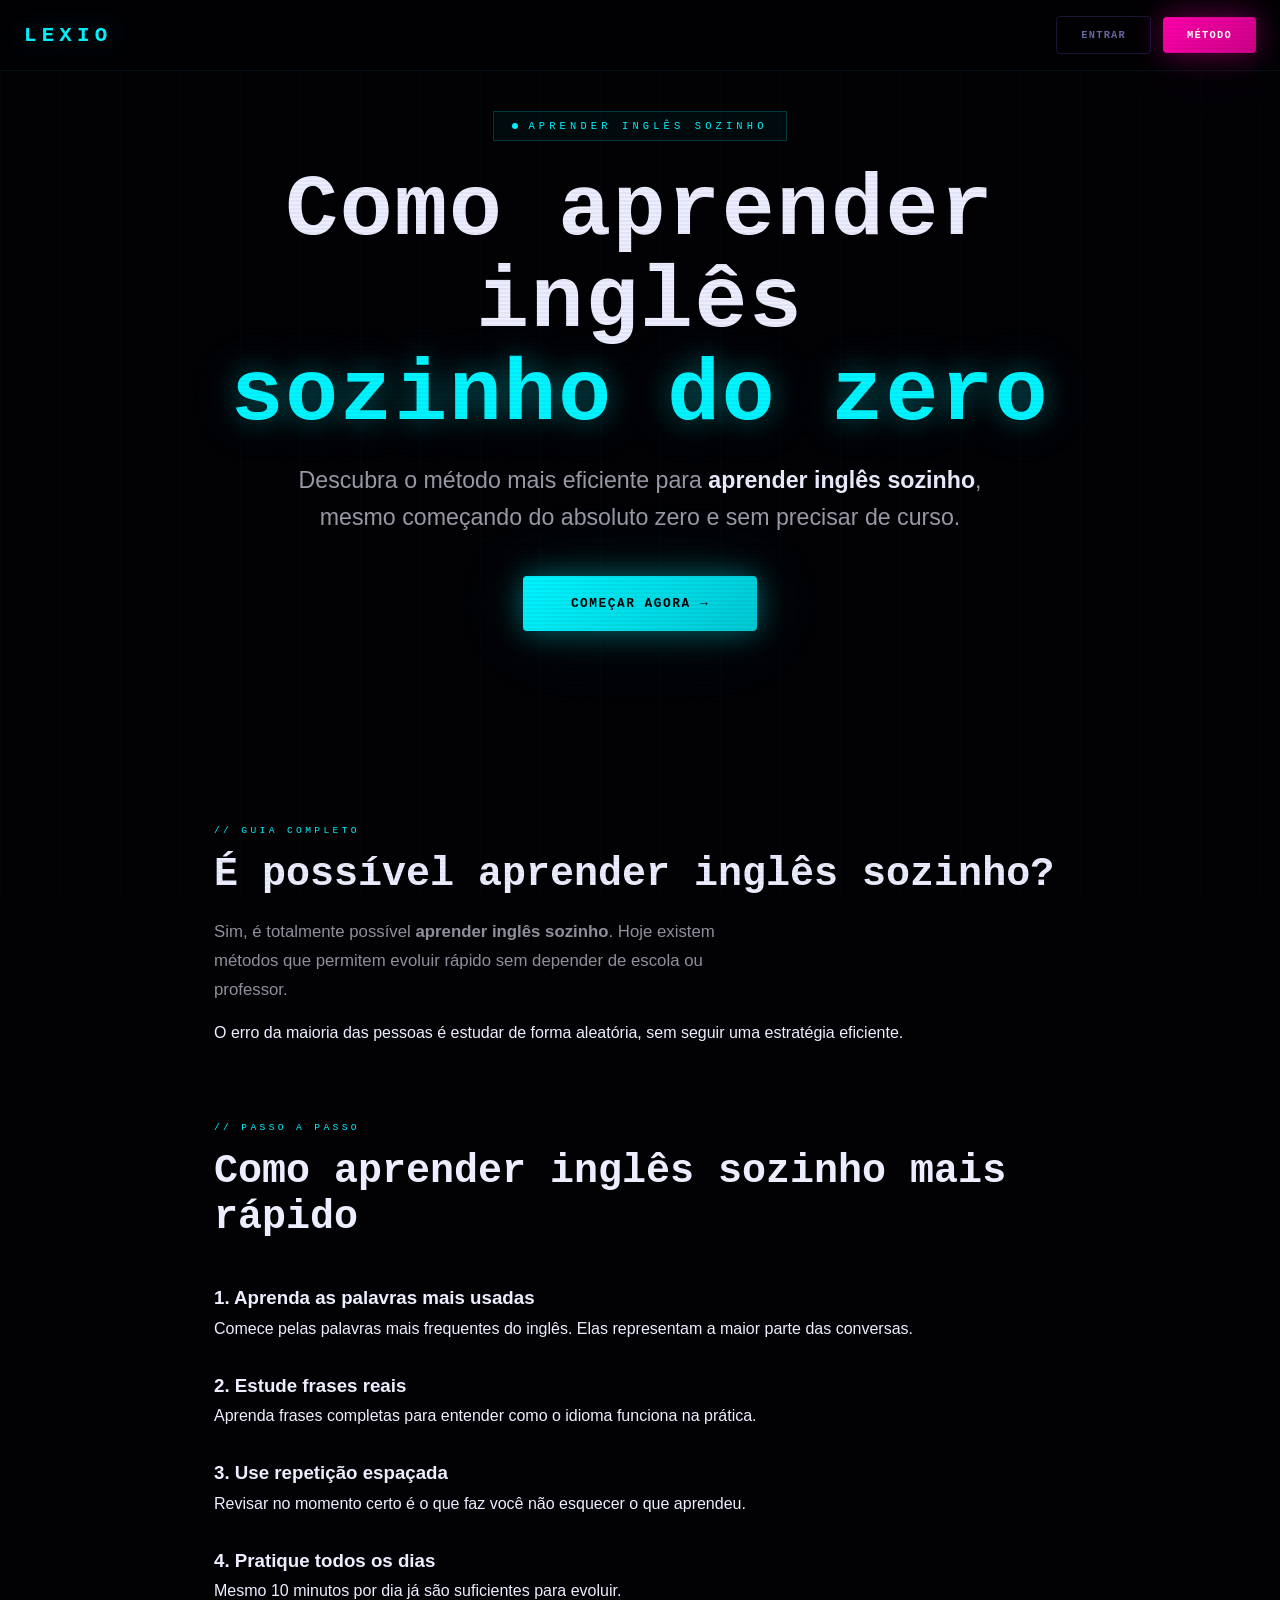
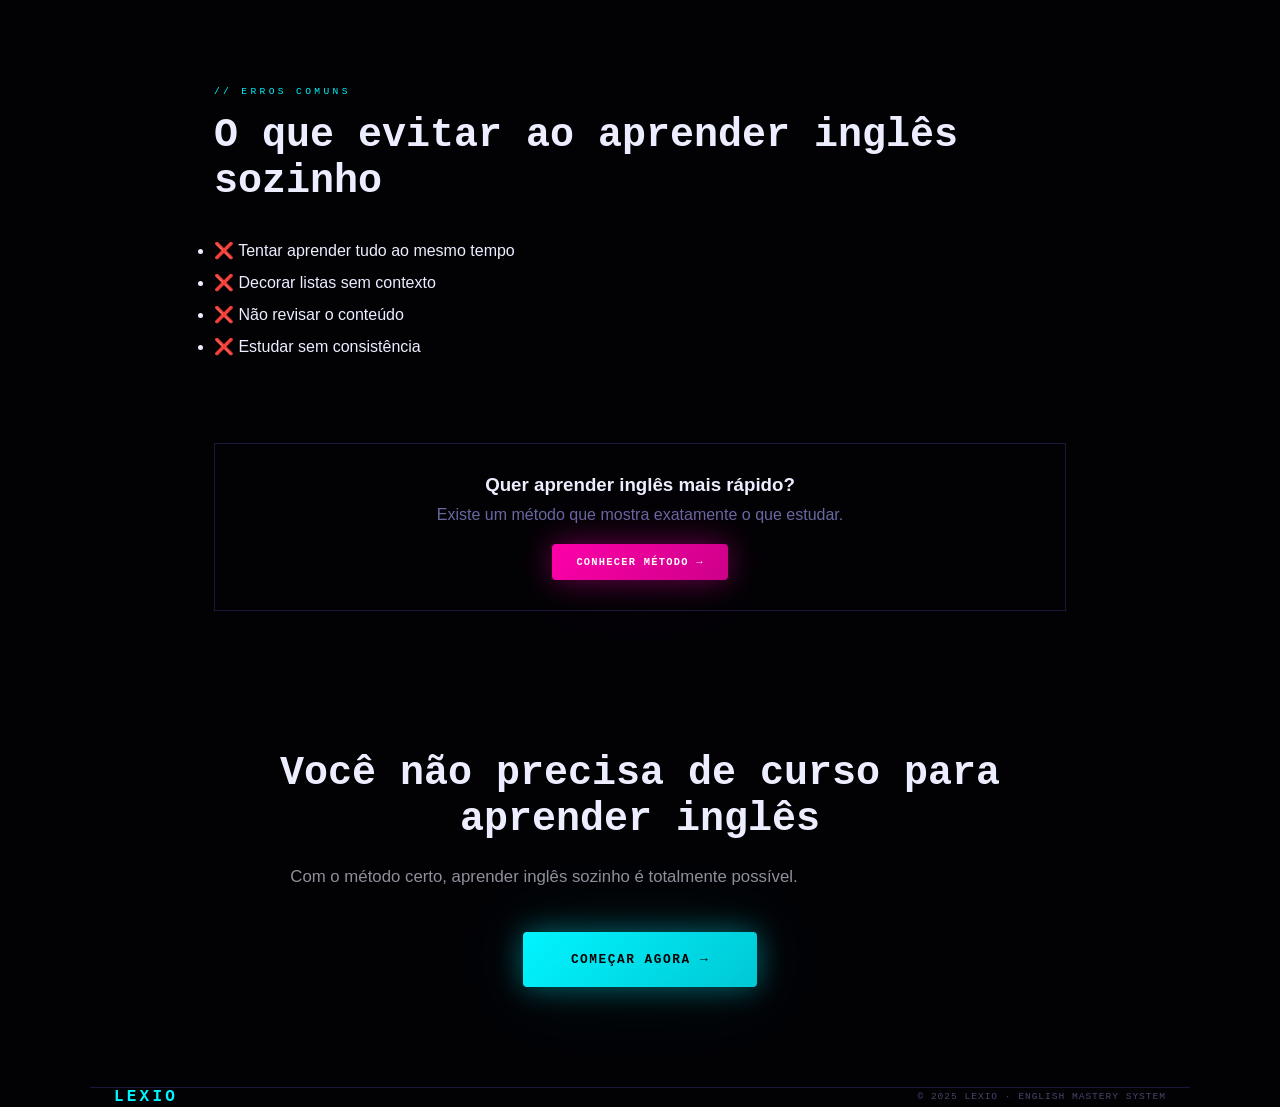
<file: pages/como-aprender-ingles-sozinho.html>
<!DOCTYPE html>
<html lang="pt-BR">
<head>
    <meta charset="UTF-8">
    <meta name="viewport" content="width=device-width, initial-scale=1.0">
    <meta name="theme-color" content="#020205">

    <!-- SEO -->
    <title>Como Aprender Inglês Sozinho (Guia Completo para Iniciantes)</title>

    <meta name="description" content="Descubra como aprender inglês sozinho do zero com um método simples e eficaz. Guia completo para iniciantes aprenderem inglês rápido e sem curso.">

    <meta name="robots" content="index, follow">

    <link rel="canonical" href="https://maickon.github.io/LEXIO/como-aprender-ingles-sozinho.html">

    <meta name="keywords" content="como aprender inglês sozinho, aprender inglês do zero sozinho, estudar inglês em casa, inglês para iniciantes sozinho, como aprender inglês rápido, método para aprender inglês">

    <!-- OPEN GRAPH -->
    <meta property="og:type" content="website">
    <meta property="og:title" content="Como Aprender Inglês Sozinho">
    <meta property="og:description" content="Guia completo para aprender inglês sozinho do zero.">
    <meta property="og:image" content="https://maickon.github.io/LEXIO/app/icons/og-image.png">
    <meta property="og:url" content="https://maickon.github.io/LEXIO/como-aprender-ingles-sozinho.html">

    <!-- TWITTER -->
    <meta name="twitter:card" content="summary_large_image">

    <!-- PERFORMANCE -->
    <link rel="preconnect" href="https://fonts.googleapis.com">
    <link rel="preconnect" href="https://fonts.gstatic.com" crossorigin>

    <!-- ICON -->
    <link rel="icon" href="/app/icons/icon.png" type="image/png">
    <link rel="apple-touch-icon" href="/app/icons/icon.png">

    <!-- SCHEMA -->
    <script type="application/ld+json">
    {
      "@context": "https://schema.org",
      "@type": "Article",
      "headline": "Como aprender inglês sozinho",
      "description": "Guia completo para aprender inglês do zero sem curso.",
      "author": {
        "@type": "Organization",
        "name": "LEXIO"
      }
    }
    </script>

    <!-- CSS -->
    <link rel="stylesheet" href="/app/css/landing.css">
</head>

<body>

<div id="grid-bg"></div>
<div id="particles"></div>

<!-- NAV -->
<nav class="z1">
    <a href="https://maickon.github.io/LEXIO/" class="nav-logo">LEXIO</a>
    <div class="nav-actions">
        <a href="https://maickon.github.io/LEXIO/app/" class="btn btn-ghost">ENTRAR</a>
        <a href="https://maickon.github.io/LEXIO/" class="btn btn-magenta">MÉTODO</a>
    </div>
</nav>

<!-- HERO -->
<section class="z1" style="padding:40px 20px 90px;text-align:center">
    <div class="container">

        <div class="hero-eyebrow">
            <span></span> APRENDER INGLÊS SOZINHO
        </div>

        <h1 class="hero-title">
            Como aprender inglês<br>
            <span class="accent-c">sozinho do zero</span>
        </h1>

        <p class="hero-subtitle" style="max-width:720px;margin:20px auto 0">
            Descubra o método mais eficiente para <strong>aprender inglês sozinho</strong>,
            mesmo começando do absoluto zero e sem precisar de curso.
        </p>

        <div class="hero-cta" style="justify-content:center;margin-top:40px">
            <a href="https://maickon.github.io/LEXIO/" class="btn btn-cyan btn-xl">
                Começar agora →
            </a>
        </div>

    </div>
</section>

<!-- INTRO -->
<section class="z1" style="padding:40px 0">
    <div class="container" style="max-width:900px">

        <span class="section-label">// GUIA COMPLETO</span>

        <h2 class="section-title">
            É possível aprender inglês sozinho?
        </h2>

        <p class="section-sub">
            Sim, é totalmente possível <strong>aprender inglês sozinho</strong>.
            Hoje existem métodos que permitem evoluir rápido sem depender de escola ou professor.
        </p>

        <p style="margin-top:20px">
            O erro da maioria das pessoas é estudar de forma aleatória,
            sem seguir uma estratégia eficiente.
        </p>

    </div>
</section>

<!-- PASSO A PASSO -->
<section class="z1" style="padding:40px 0">
    <div class="container" style="max-width:900px">

        <span class="section-label">// PASSO A PASSO</span>

        <h2 class="section-title">
            Como aprender inglês sozinho mais rápido
        </h2>

        <div style="margin-top:40px;line-height:1.8">

            <h3>1. Aprenda as palavras mais usadas</h3>
            <p>
                Comece pelas palavras mais frequentes do inglês. Elas representam a maior parte das conversas.
            </p>

            <h3 style="margin-top:25px">2. Estude frases reais</h3>
            <p>
                Aprenda frases completas para entender como o idioma funciona na prática.
            </p>

            <h3 style="margin-top:25px">3. Use repetição espaçada</h3>
            <p>
                Revisar no momento certo é o que faz você não esquecer o que aprendeu.
            </p>

            <h3 style="margin-top:25px">4. Pratique todos os dias</h3>
            <p>
                Mesmo 10 minutos por dia já são suficientes para evoluir.
            </p>

        </div>

    </div>
</section>

<!-- ERROS -->
<section class="z1" style="padding:40px 0">
    <div class="container" style="max-width:900px">

        <span class="section-label">// ERROS COMUNS</span>

        <h2 class="section-title">
            O que evitar ao aprender inglês sozinho
        </h2>

        <ul style="margin-top:30px;line-height:2">
            <li>❌ Tentar aprender tudo ao mesmo tempo</li>
            <li>❌ Decorar listas sem contexto</li>
            <li>❌ Não revisar o conteúdo</li>
            <li>❌ Estudar sem consistência</li>
        </ul>

    </div>
</section>

<!-- CTA -->
<section class="z1" style="padding:40px 0">
    <div class="container" style="max-width:900px">

        <div style="padding:30px;border:1px solid var(--border);text-align:center">

            <h3 style="margin-bottom:10px">
                Quer aprender inglês mais rápido?
            </h3>

            <p style="margin-bottom:20px;color:var(--muted2)">
                Existe um método que mostra exatamente o que estudar.
            </p>

            <a href="https://maickon.github.io/LEXIO/" class="btn btn-magenta">
                Conhecer método →
            </a>

        </div>

    </div>
</section>

<!-- FINAL -->
<section class="z1" style="padding:100px 20px;text-align:center">
    <div class="container" style="max-width:800px">

        <h2 class="section-title">
            Você não precisa de curso para aprender inglês
        </h2>

        <p class="section-sub">
            Com o método certo, aprender inglês sozinho é totalmente possível.
        </p>

        <div style="margin-top:40px">
            <a href="https://maickon.github.io/LEXIO/" class="btn btn-cyan btn-xl">
                Começar agora →
            </a>
        </div>

    </div>
</section>

<!-- FOOTER -->
<footer class="z1 container">
    <div class="footer-logo">LEXIO</div>
    <div class="footer-copy">
        © 2025 LEXIO · ENGLISH MASTERY SYSTEM
    </div>
</footer>

</body>
</html>
</file>
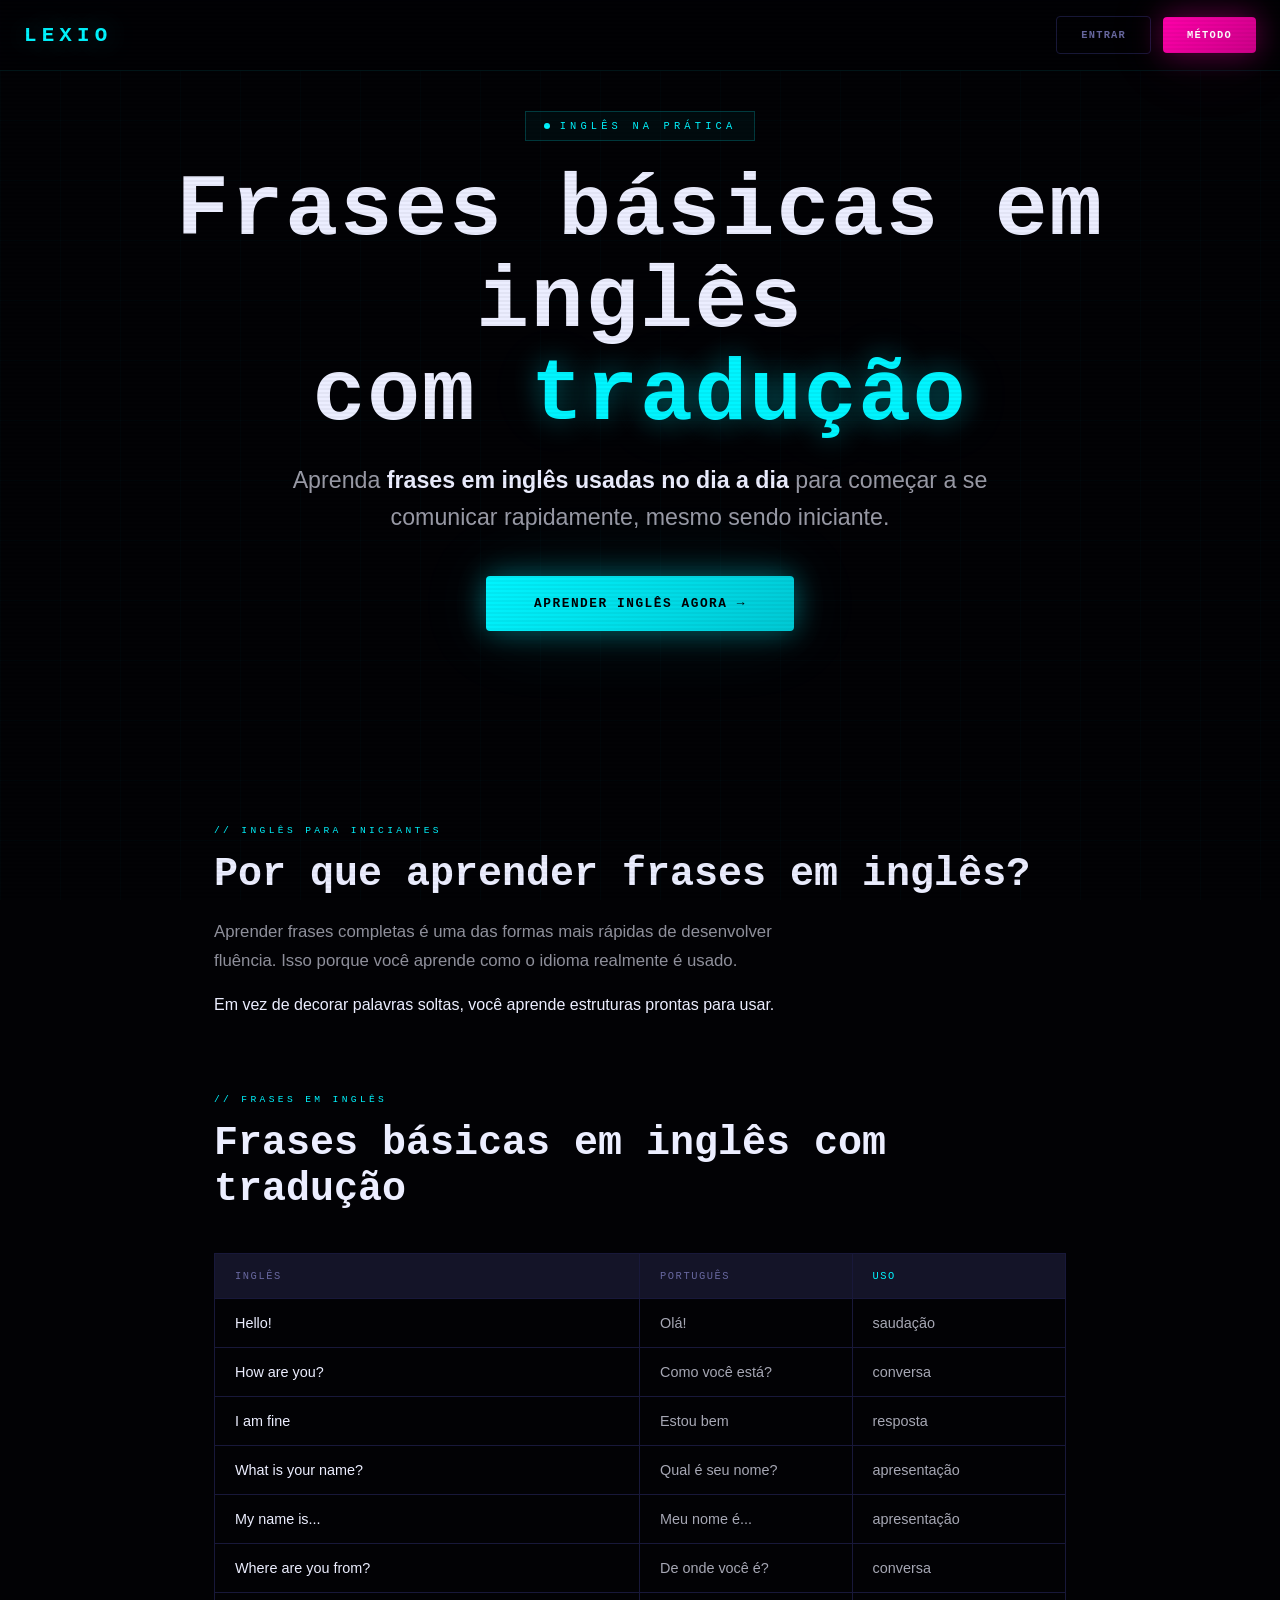
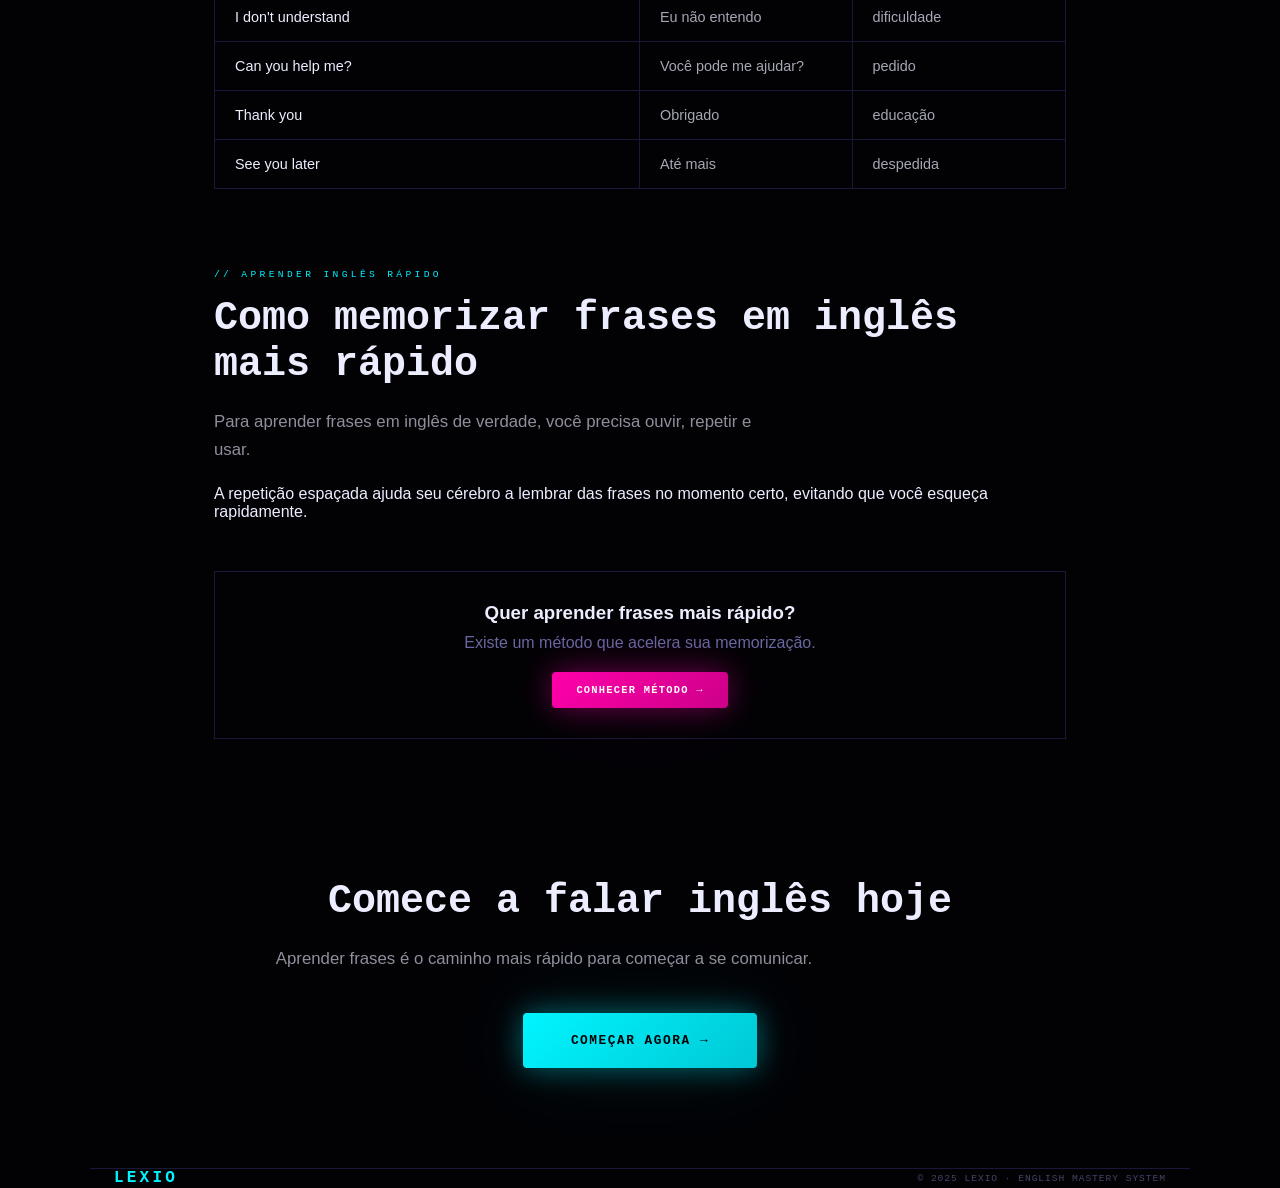
<file: pages/frases-basicas-ingles.html>
<!DOCTYPE html>
<html lang="pt-BR">
<head>
    <meta charset="UTF-8">
    <meta name="viewport" content="width=device-width, initial-scale=1.0">
    <meta name="theme-color" content="#020205">

    <!-- SEO -->
    <title>Frases Básicas em Inglês com Tradução | Inglês para Iniciantes</title>

    <meta name="description" content="Aprenda frases básicas em inglês com tradução e pronúncia. Veja exemplos de frases usadas no dia a dia para iniciantes.">

    <meta name="robots" content="index, follow">

    <link rel="canonical" href="https://maickon.github.io/LEXIO/frases-basicas-ingles.html">

    <meta name="keywords" content="frases básicas em inglês, frases em inglês com tradução, inglês para iniciantes frases, frases em inglês do dia a dia, como falar inglês básico, frases simples em inglês">

    <!-- OPEN GRAPH -->
    <meta property="og:type" content="website">
    <meta property="og:title" content="Frases Básicas em Inglês com Tradução">
    <meta property="og:description" content="Aprenda frases essenciais do inglês usadas no dia a dia.">
    <meta property="og:image" content="https://maickon.github.io/LEXIO/app/icons/og-image.png">
    <meta property="og:url" content="https://maickon.github.io/LEXIO/frases-basicas-ingles.html">

    <!-- TWITTER -->
    <meta name="twitter:card" content="summary_large_image">

    <!-- PERFORMANCE -->
    <link rel="preconnect" href="https://fonts.googleapis.com">
    <link rel="preconnect" href="https://fonts.gstatic.com" crossorigin>

    <!-- ICON -->
    <link rel="icon" href="/app/icons/icon.png" type="image/png">
    <link rel="apple-touch-icon" href="/app/icons/icon.png">

    <!-- SCHEMA -->
    <script type="application/ld+json">
    {
      "@context": "https://schema.org",
      "@type": "Article",
      "headline": "Frases básicas em inglês com tradução",
      "description": "Lista de frases essenciais em inglês para iniciantes.",
      "author": {
        "@type": "Organization",
        "name": "LEXIO"
      }
    }
    </script>

    <!-- CSS -->
    <link rel="stylesheet" href="/app/css/landing.css">
</head>

<body>

<div id="grid-bg"></div>
<div id="particles"></div>

<!-- NAV -->
<nav class="z1">
    <a href="https://maickon.github.io/LEXIO/" class="nav-logo">LEXIO</a>
    <div class="nav-actions">
        <a href="https://maickon.github.io/LEXIO/app/" class="btn btn-ghost">ENTRAR</a>
        <a href="https://maickon.github.io/LEXIO/" class="btn btn-magenta">MÉTODO</a>
    </div>
</nav>

<!-- HERO -->
<section class="z1" style="padding:40px 20px 90px;text-align:center">
    <div class="container">

        <div class="hero-eyebrow">
            <span></span> INGLÊS NA PRÁTICA
        </div>

        <h1 class="hero-title">
            Frases básicas em inglês<br>
            com <span class="accent-c">tradução</span>
        </h1>

        <p class="hero-subtitle" style="max-width:720px;margin:20px auto 0">
            Aprenda <strong>frases em inglês usadas no dia a dia</strong> para começar a se comunicar rapidamente,
            mesmo sendo iniciante.
        </p>

        <div class="hero-cta" style="justify-content:center;margin-top:40px">
            <a href="https://maickon.github.io/LEXIO/" class="btn btn-cyan btn-xl">
                Aprender inglês agora →
            </a>
        </div>

    </div>
</section>

<!-- INTRO -->
<section class="z1" style="padding:40px 0">
    <div class="container" style="max-width:900px">

        <span class="section-label">// INGLÊS PARA INICIANTES</span>

        <h2 class="section-title">
            Por que aprender frases em inglês?
        </h2>

        <p class="section-sub">
            Aprender frases completas é uma das formas mais rápidas de desenvolver fluência.
            Isso porque você aprende como o idioma realmente é usado.
        </p>

        <p style="margin-top:20px">
            Em vez de decorar palavras soltas, você aprende estruturas prontas para usar.
        </p>

    </div>
</section>

<!-- LISTA DE FRASES -->
<section class="z1" style="padding:40px 0">
    <div class="container" style="max-width:900px">

        <span class="section-label">// FRASES EM INGLÊS</span>

        <h2 class="section-title">
            Frases básicas em inglês com tradução
        </h2>

        <div class="compare-table" style="margin-top:40px">

            <div class="compare-header">
                <div>INGLÊS</div>
                <div>PORTUGUÊS</div>
                <div class="lexio-col">USO</div>
            </div>

            <div class="compare-row"><div>Hello!</div><div>Olá!</div><div class="lexio-col">saudação</div></div>
            <div class="compare-row"><div>How are you?</div><div>Como você está?</div><div class="lexio-col">conversa</div></div>
            <div class="compare-row"><div>I am fine</div><div>Estou bem</div><div class="lexio-col">resposta</div></div>
            <div class="compare-row"><div>What is your name?</div><div>Qual é seu nome?</div><div class="lexio-col">apresentação</div></div>
            <div class="compare-row"><div>My name is...</div><div>Meu nome é...</div><div class="lexio-col">apresentação</div></div>
            <div class="compare-row"><div>Where are you from?</div><div>De onde você é?</div><div class="lexio-col">conversa</div></div>
            <div class="compare-row"><div>I don't understand</div><div>Eu não entendo</div><div class="lexio-col">dificuldade</div></div>
            <div class="compare-row"><div>Can you help me?</div><div>Você pode me ajudar?</div><div class="lexio-col">pedido</div></div>
            <div class="compare-row"><div>Thank you</div><div>Obrigado</div><div class="lexio-col">educação</div></div>
            <div class="compare-row"><div>See you later</div><div>Até mais</div><div class="lexio-col">despedida</div></div>

        </div>

    </div>
</section>

<!-- EXPLICAÇÃO -->
<section class="z1" style="padding:40px 0">
    <div class="container" style="max-width:900px">

        <span class="section-label">// APRENDER INGLÊS RÁPIDO</span>

        <h2 class="section-title">
            Como memorizar frases em inglês mais rápido
        </h2>

        <p class="section-sub">
            Para aprender frases em inglês de verdade, você precisa ouvir, repetir e usar.
        </p>

        <p style="margin-top:20px">
            A repetição espaçada ajuda seu cérebro a lembrar das frases no momento certo,
            evitando que você esqueça rapidamente.
        </p>

        <!-- CTA -->
        <div style="margin-top:50px;padding:30px;border:1px solid var(--border);text-align:center">

            <h3 style="margin-bottom:10px">
                Quer aprender frases mais rápido?
            </h3>

            <p style="margin-bottom:20px;color:var(--muted2)">
                Existe um método que acelera sua memorização.
            </p>

            <a href="https://maickon.github.io/LEXIO/" class="btn btn-magenta">
                Conhecer método →
            </a>

        </div>

    </div>
</section>

<!-- FINAL -->
<section class="z1" style="padding:100px 20px;text-align:center">
    <div class="container" style="max-width:800px">

        <h2 class="section-title">
            Comece a falar inglês hoje
        </h2>

        <p class="section-sub">
            Aprender frases é o caminho mais rápido para começar a se comunicar.
        </p>

        <div style="margin-top:40px">
            <a href="https://maickon.github.io/LEXIO/" class="btn btn-cyan btn-xl">
                Começar agora →
            </a>
        </div>

    </div>
</section>

<!-- FOOTER -->
<footer class="z1 container">
    <div class="footer-logo">LEXIO</div>
    <div class="footer-copy">
        © 2025 LEXIO · ENGLISH MASTERY SYSTEM
    </div>
</footer>

</body>
</html>
</file>
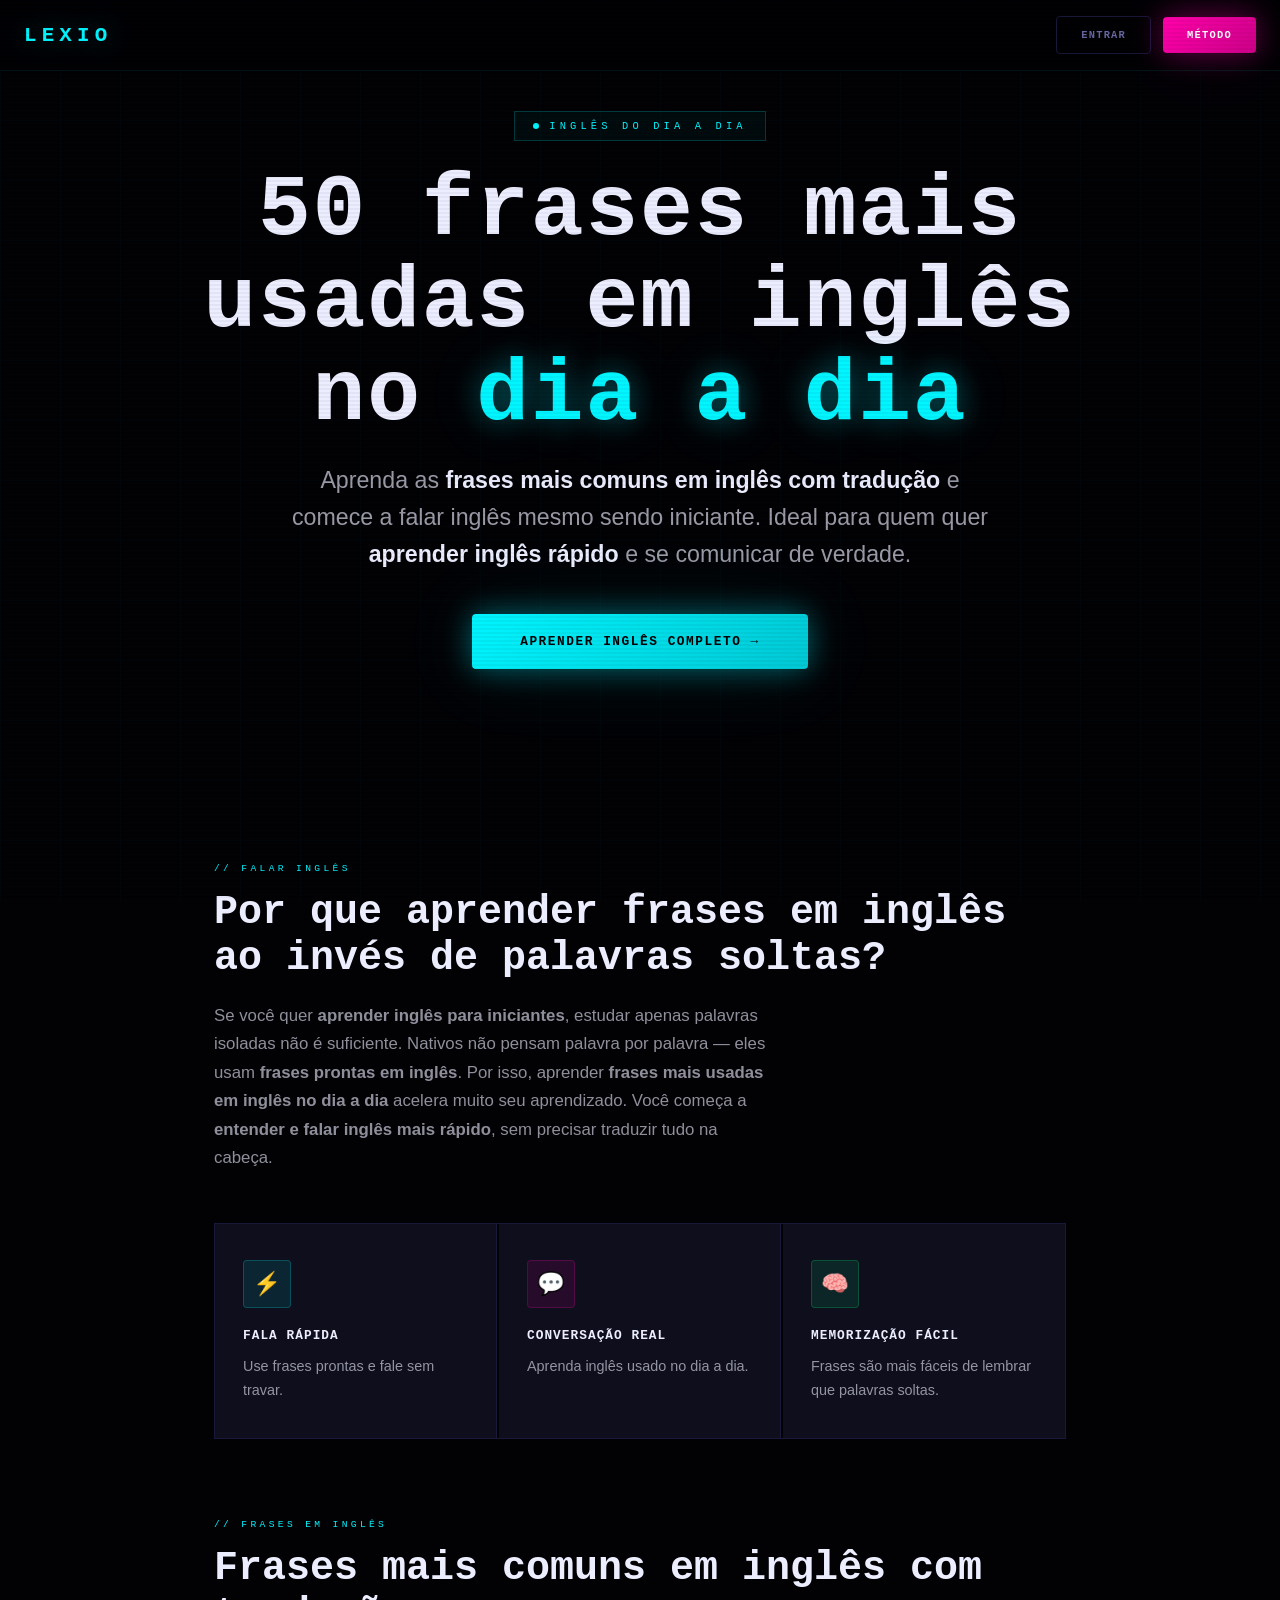
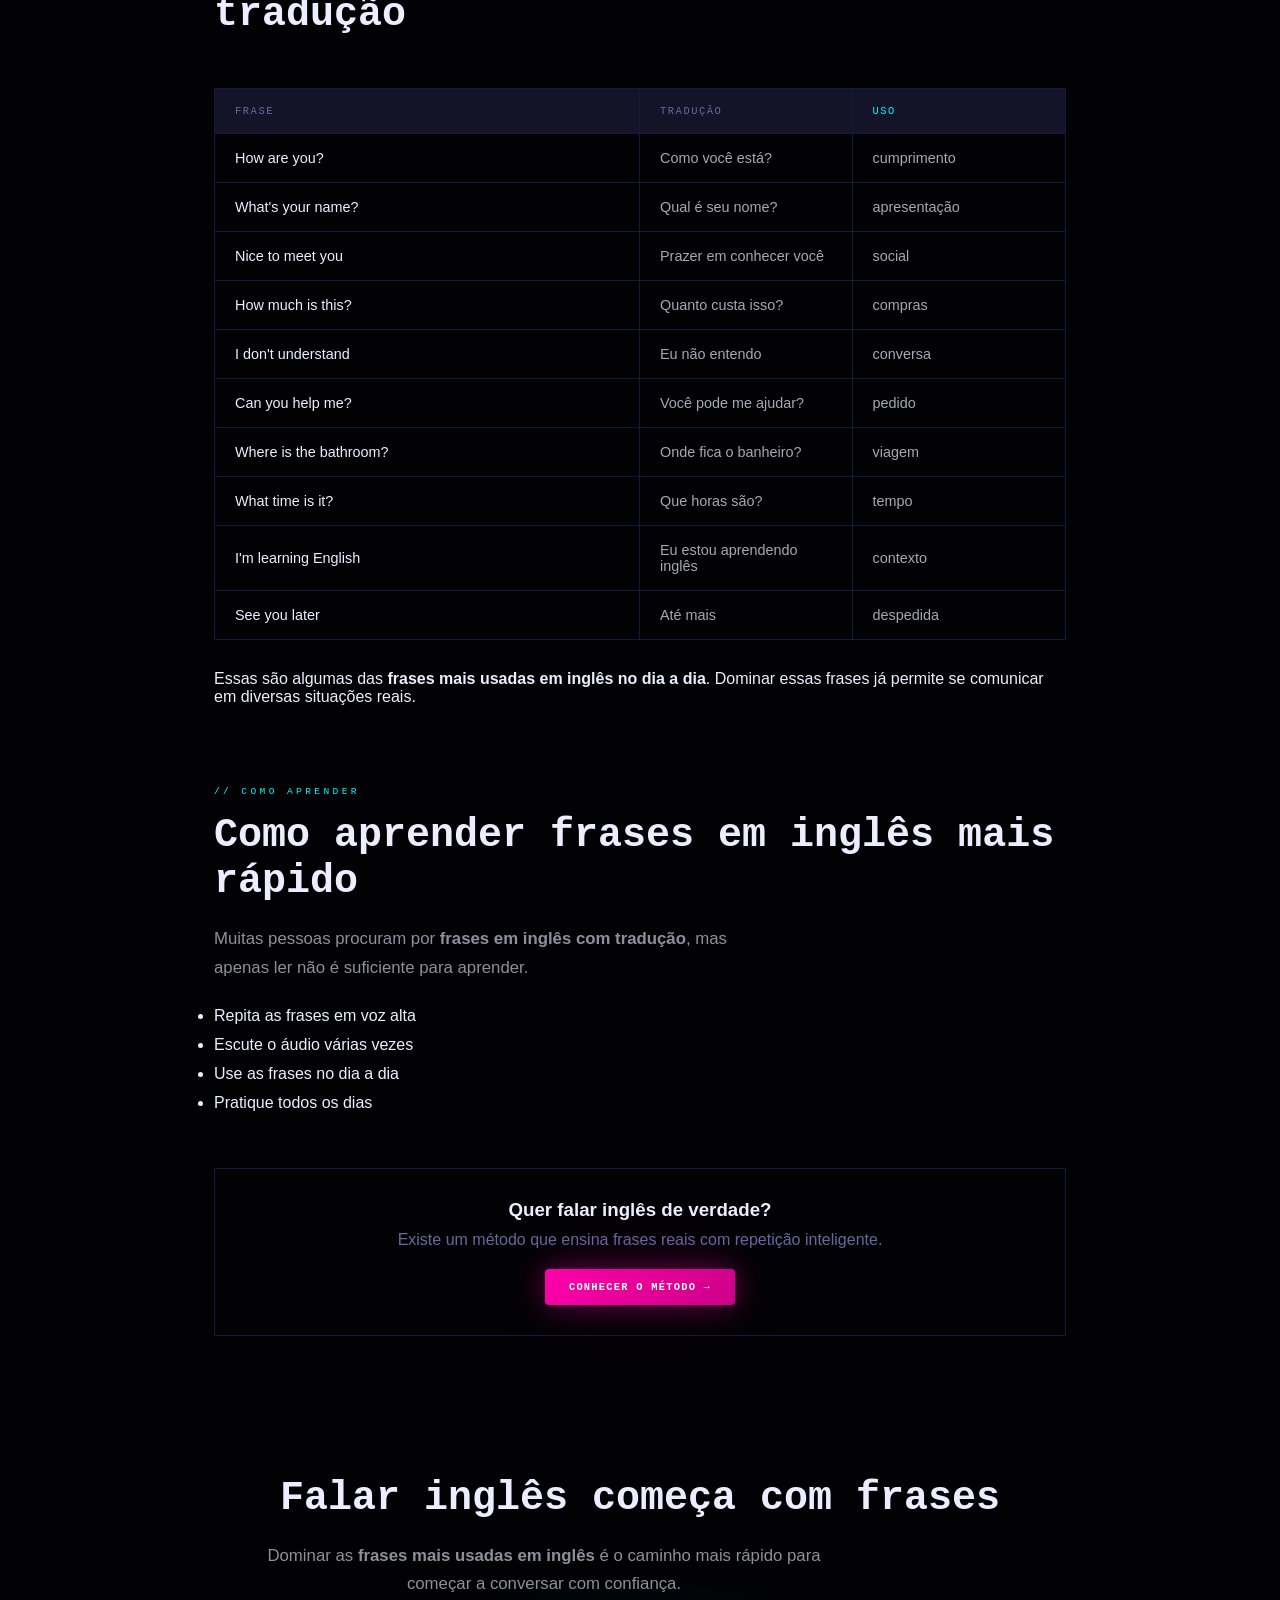
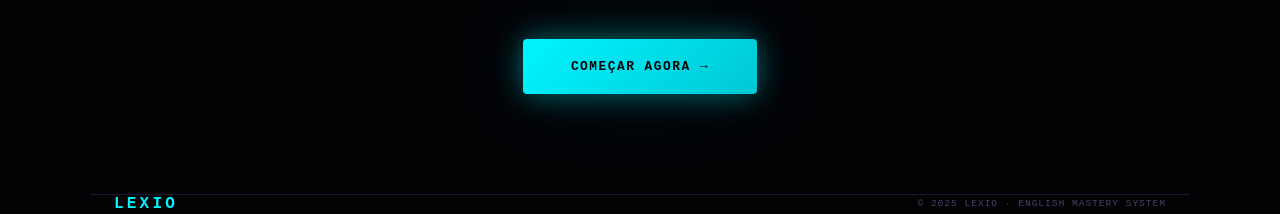
<file: pages/frases-mais-usadas-ingles.html>
<!DOCTYPE html>
<html lang="pt-BR">
<head>
    <meta charset="UTF-8">
    <meta name="viewport" content="width=device-width, initial-scale=1.0">

    <title>Frases Mais Usadas em Inglês no Dia a Dia (com Tradução)</title>

    <meta name="description" content="Aprenda frases comuns em inglês com tradução e comece a falar inglês no dia a dia.">
    <meta name="robots" content="index, follow">

    <link rel="canonical" href="https://maickon.github.io/LEXIO/pages/frases-mais-usadas-ingles">

    <!-- Open Graph -->
    <meta property="og:type" content="website">
    <meta property="og:title" content="Frases Mais Usadas em Inglês">
    <meta property="og:description" content="Aprenda inglês com frases reais do dia a dia.">
    <meta property="og:image" content="app/icons/imagem-og.jpg">
    <meta property="og:url" content="https://maickon.github.io/LEXIO/pages/frases-mais-usadas-ingles">

    <!-- Twitter -->
    <meta name="twitter:card" content="summary_large_image">

    <!-- Schema -->
    <script type="application/ld+json">
    {
    "@context": "https://schema.org",
    "@type": "Article",
    "headline": "Frases mais usadas em inglês no dia a dia",
    "description": "Lista de frases comuns com tradução para iniciantes."
    }
    </script>

    <link rel="stylesheet" href="/app/css/landing.css">
</head>

<body>

<div id="grid-bg"></div>
<div id="particles"></div>

<!-- NAV -->
<nav class="z1">
    <a href="/" class="nav-logo">LEXIO</a>
    <div class="nav-actions">
        <a href="/app/" class="btn btn-ghost">ENTRAR</a>
        <a href="/" class="btn btn-magenta">MÉTODO</a>
    </div>
</nav>

<!-- HERO -->
<section class="z1" style="padding:40px 20px 90px;text-align:center">
    <div class="container">

        <div class="hero-eyebrow">
            <span></span> INGLÊS DO DIA A DIA
        </div>

        <h1 class="hero-title">
            50 frases mais usadas em inglês<br>
            no <span class="accent-c">dia a dia</span>
        </h1>

        <p class="hero-subtitle" style="max-width:720px;margin:20px auto 0">
            Aprenda as <strong>frases mais comuns em inglês com tradução</strong> e comece a falar inglês
            mesmo sendo iniciante. Ideal para quem quer <strong>aprender inglês rápido</strong> e se comunicar de verdade.
        </p>

        <div class="hero-cta" style="justify-content:center;margin-top:40px">
            <a href="/" class="btn btn-cyan btn-xl">
                Aprender inglês completo →
            </a>
        </div>

    </div>
</section>

<!-- INTRO -->
<section class="z1" style="padding:40px 0">
    <div class="container" style="max-width:900px">

        <span class="section-label">// FALAR INGLÊS</span>

        <h2 class="section-title">
            Por que aprender frases em inglês ao invés de palavras soltas?
        </h2>

        <p class="section-sub">
            Se você quer <strong>aprender inglês para iniciantes</strong>, estudar apenas palavras isoladas não é suficiente.

            Nativos não pensam palavra por palavra — eles usam <strong>frases prontas em inglês</strong>.
            Por isso, aprender <strong>frases mais usadas em inglês no dia a dia</strong> acelera muito seu aprendizado.

            Você começa a <strong>entender e falar inglês mais rápido</strong>, sem precisar traduzir tudo na cabeça.
        </p>

        <div class="how-grid" style="margin-top:50px">

            <div class="how-step reveal visible">
                <div class="how-icon hi-cyan">⚡</div>
                <div class="how-title">FALA RÁPIDA</div>
                <div class="how-text">
                    Use frases prontas e fale sem travar.
                </div>
            </div>

            <div class="how-step reveal visible">
                <div class="how-icon hi-mag">💬</div>
                <div class="how-title">CONVERSAÇÃO REAL</div>
                <div class="how-text">
                    Aprenda inglês usado no dia a dia.
                </div>
            </div>

            <div class="how-step reveal visible">
                <div class="how-icon hi-green">🧠</div>
                <div class="how-title">MEMORIZAÇÃO FÁCIL</div>
                <div class="how-text">
                    Frases são mais fáceis de lembrar que palavras soltas.
                </div>
            </div>

        </div>

    </div>
</section>

<!-- LISTA -->
<section class="z1" style="padding:40px 0">
    <div class="container" style="max-width:900px">

        <span class="section-label">// FRASES EM INGLÊS</span>

        <h2 class="section-title">
            Frases mais comuns em inglês com tradução
        </h2>

        <div class="compare-table" style="margin-top:50px">

            <div class="compare-header">
                <div>FRASE</div>
                <div>TRADUÇÃO</div>
                <div class="lexio-col">USO</div>
            </div>

            <div class="compare-row"><div>How are you?</div><div>Como você está?</div><div class="lexio-col">cumprimento</div></div>
            <div class="compare-row"><div>What's your name?</div><div>Qual é seu nome?</div><div class="lexio-col">apresentação</div></div>
            <div class="compare-row"><div>Nice to meet you</div><div>Prazer em conhecer você</div><div class="lexio-col">social</div></div>
            <div class="compare-row"><div>How much is this?</div><div>Quanto custa isso?</div><div class="lexio-col">compras</div></div>
            <div class="compare-row"><div>I don't understand</div><div>Eu não entendo</div><div class="lexio-col">conversa</div></div>
            <div class="compare-row"><div>Can you help me?</div><div>Você pode me ajudar?</div><div class="lexio-col">pedido</div></div>
            <div class="compare-row"><div>Where is the bathroom?</div><div>Onde fica o banheiro?</div><div class="lexio-col">viagem</div></div>
            <div class="compare-row"><div>What time is it?</div><div>Que horas são?</div><div class="lexio-col">tempo</div></div>
            <div class="compare-row"><div>I'm learning English</div><div>Eu estou aprendendo inglês</div><div class="lexio-col">contexto</div></div>
            <div class="compare-row"><div>See you later</div><div>Até mais</div><div class="lexio-col">despedida</div></div>

        </div>

        <p style="margin-top:30px">
            Essas são algumas das <strong>frases mais usadas em inglês no dia a dia</strong>.
            Dominar essas frases já permite se comunicar em diversas situações reais.
        </p>

    </div>
</section>

<!-- SEO -->
<section class="z1" style="padding:40px 0">
    <div class="container" style="max-width:900px">

        <span class="section-label">// COMO APRENDER</span>

        <h2 class="section-title">
            Como aprender frases em inglês mais rápido
        </h2>

        <p class="section-sub">
            Muitas pessoas procuram por <strong>frases em inglês com tradução</strong>,
            mas apenas ler não é suficiente para aprender.
        </p>

        <ul style="margin-top:20px;line-height:1.8">
            <li>Repita as frases em voz alta</li>
            <li>Escute o áudio várias vezes</li>
            <li>Use as frases no dia a dia</li>
            <li>Pratique todos os dias</li>
        </ul>

        <!-- CTA -->
        <div style="margin-top:50px;padding:30px;border:1px solid var(--border);text-align:center">

            <h3 style="margin-bottom:10px">
                Quer falar inglês de verdade?
            </h3>

            <p style="margin-bottom:20px;color:var(--muted2)">
                Existe um método que ensina frases reais com repetição inteligente.
            </p>

            <a href="/" class="btn btn-magenta">
                Conhecer o método →
            </a>

        </div>

    </div>
</section>

<!-- FINAL -->
<section class="z1" style="padding:100px 20px;text-align:center">
    <div class="container" style="max-width:800px">

        <h2 class="section-title">
            Falar inglês começa com frases
        </h2>

        <p class="section-sub">
            Dominar as <strong>frases mais usadas em inglês</strong> é o caminho mais rápido
            para começar a conversar com confiança.
        </p>

        <div style="margin-top:40px">
            <a href="/" class="btn btn-cyan btn-xl">
                Começar agora →
            </a>
        </div>

    </div>
</section>

<!-- FOOTER -->
<footer class="z1 container">
    <div class="footer-logo">LEXIO</div>
    <div class="footer-copy">
        © 2025 LEXIO · ENGLISH MASTERY SYSTEM
    </div>
</footer>

</body>
</html>
</file>
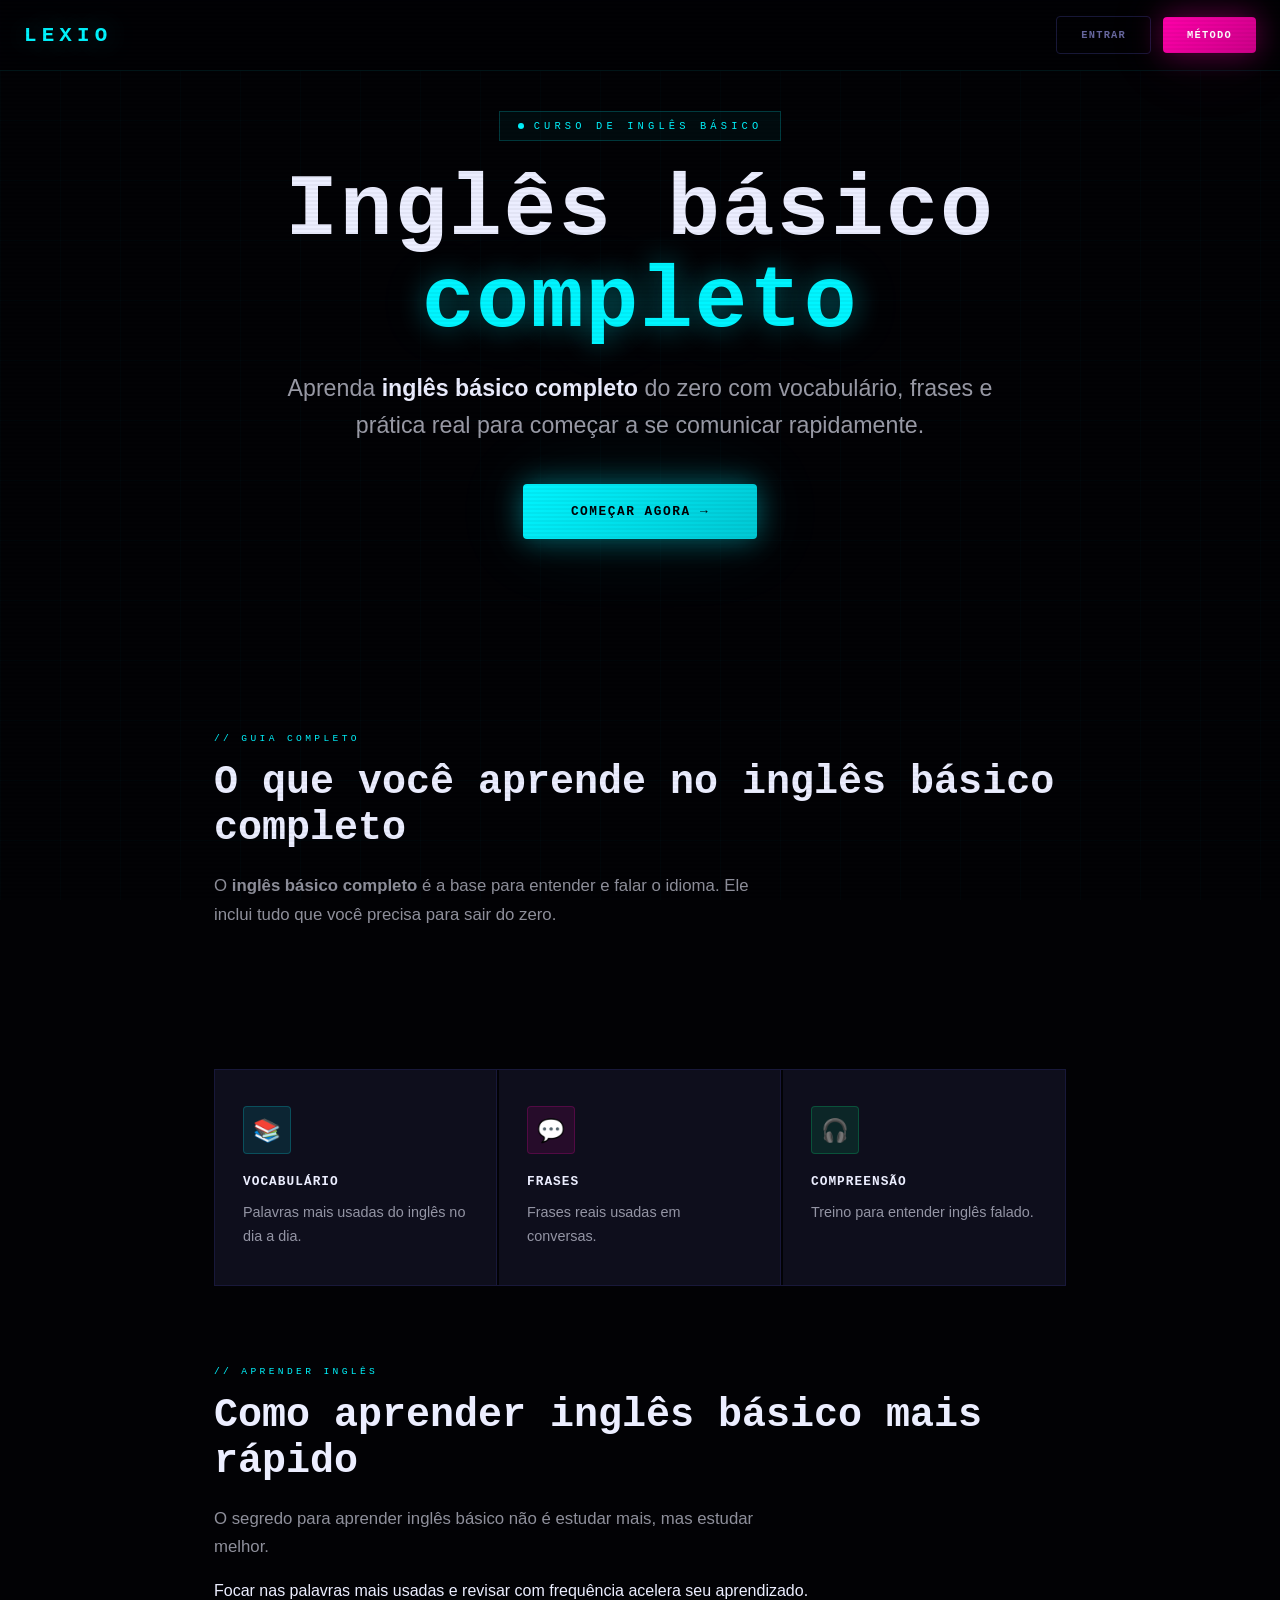
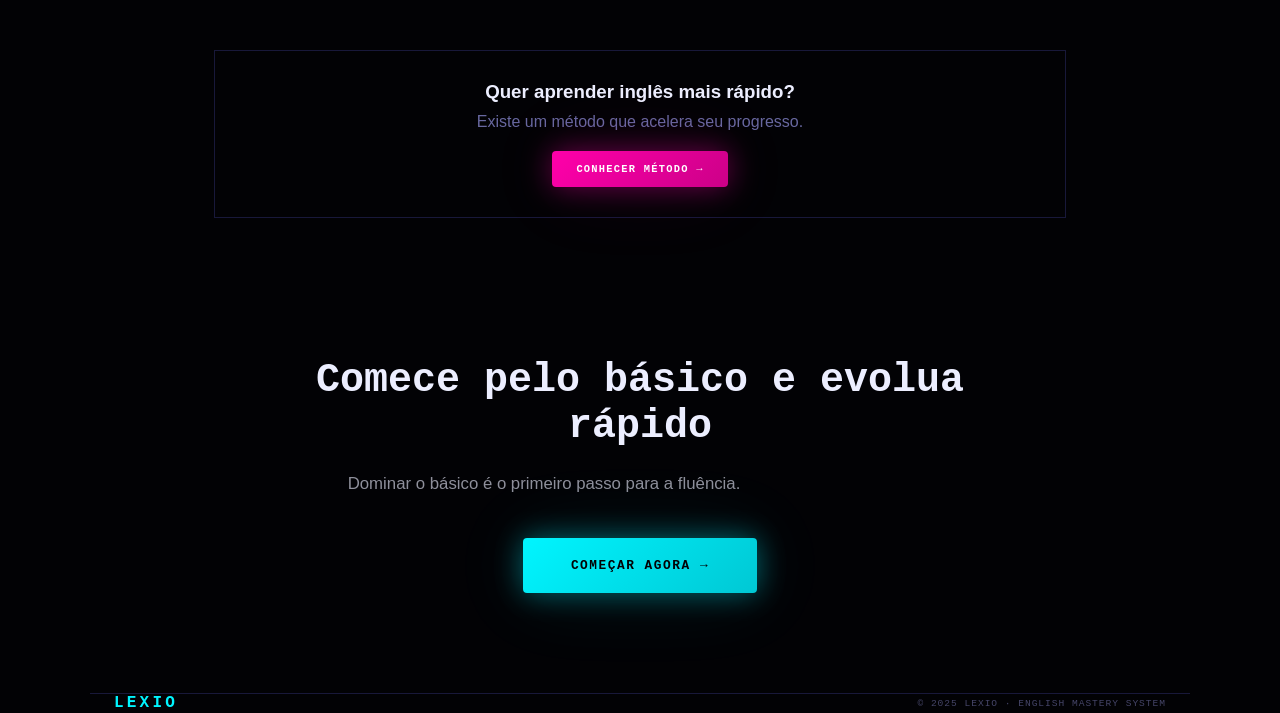
<file: pages/ingles-basico-completo.html>
<!DOCTYPE html>
<html lang="pt-BR">
<head>
    <meta charset="UTF-8">
    <meta name="viewport" content="width=device-width, initial-scale=1.0">
    <meta name="theme-color" content="#020205">

    <!-- SEO -->
    <title>Inglês Básico Completo | Guia para Aprender Inglês do Zero</title>

    <meta name="description" content="Aprenda inglês básico completo do zero com vocabulário, frases e método eficiente. Guia ideal para iniciantes aprenderem inglês rápido.">

    <meta name="robots" content="index, follow">

    <link rel="canonical" href="https://maickon.github.io/LEXIO/ingles-basico-completo.html">

    <meta name="keywords" content="inglês básico completo, aprender inglês básico, curso de inglês básico, inglês para iniciantes completo, inglês do zero completo, como aprender inglês básico">

    <!-- OPEN GRAPH -->
    <meta property="og:type" content="website">
    <meta property="og:title" content="Inglês Básico Completo">
    <meta property="og:description" content="Guia completo para aprender inglês básico do zero.">
    <meta property="og:image" content="https://maickon.github.io/LEXIO/app/icons/og-image.png">
    <meta property="og:url" content="https://maickon.github.io/LEXIO/ingles-basico-completo.html">

    <!-- TWITTER -->
    <meta name="twitter:card" content="summary_large_image">

    <!-- PERFORMANCE -->
    <link rel="preconnect" href="https://fonts.googleapis.com">
    <link rel="preconnect" href="https://fonts.gstatic.com" crossorigin>

    <!-- ICON -->
    <link rel="icon" href="/app/icons/icon.png" type="image/png">
    <link rel="apple-touch-icon" href="/app/icons/icon.png">

    <!-- SCHEMA -->
    <script type="application/ld+json">
    {
      "@context": "https://schema.org",
      "@type": "Course",
      "name": "Inglês Básico Completo",
      "description": "Curso básico de inglês para iniciantes aprenderem do zero.",
      "provider": {
        "@type": "Organization",
        "name": "LEXIO"
      }
    }
    </script>

    <!-- CSS -->
    <link rel="stylesheet" href="/app/css/landing.css">
</head>

<body>

<div id="grid-bg"></div>
<div id="particles"></div>

<!-- NAV -->
<nav class="z1">
    <a href="https://maickon.github.io/LEXIO/" class="nav-logo">LEXIO</a>
    <div class="nav-actions">
        <a href="https://maickon.github.io/LEXIO/app/" class="btn btn-ghost">ENTRAR</a>
        <a href="https://maickon.github.io/LEXIO/" class="btn btn-magenta">MÉTODO</a>
    </div>
</nav>

<!-- HERO -->
<section class="z1" style="padding:40px 20px 90px;text-align:center">
    <div class="container">

        <div class="hero-eyebrow">
            <span></span> CURSO DE INGLÊS BÁSICO
        </div>

        <h1 class="hero-title">
            Inglês básico<br>
            <span class="accent-c">completo</span>
        </h1>

        <p class="hero-subtitle" style="max-width:720px;margin:20px auto 0">
            Aprenda <strong>inglês básico completo</strong> do zero com vocabulário,
            frases e prática real para começar a se comunicar rapidamente.
        </p>

        <div class="hero-cta" style="justify-content:center;margin-top:40px">
            <a href="https://maickon.github.io/LEXIO/" class="btn btn-cyan btn-xl">
                Começar agora →
            </a>
        </div>

    </div>
</section>

<!-- INTRO -->
<section class="z1" style="padding:40px 0">
    <div class="container" style="max-width:900px">

        <span class="section-label">// GUIA COMPLETO</span>

        <h2 class="section-title">
            O que você aprende no inglês básico completo
        </h2>

        <p class="section-sub">
            O <strong>inglês básico completo</strong> é a base para entender e falar o idioma.
            Ele inclui tudo que você precisa para sair do zero.
        </p>

    </div>
</section>

<!-- CONTEÚDO -->
<section class="z1" style="padding:40px 0">
    <div class="container" style="max-width:900px">

        <div class="how-grid">

            <div class="how-step reveal visible">
                <div class="how-icon hi-cyan">📚</div>
                <div class="how-title">VOCABULÁRIO</div>
                <div class="how-text">
                    Palavras mais usadas do inglês no dia a dia.
                </div>
            </div>

            <div class="how-step reveal visible">
                <div class="how-icon hi-mag">💬</div>
                <div class="how-title">FRASES</div>
                <div class="how-text">
                    Frases reais usadas em conversas.
                </div>
            </div>

            <div class="how-step reveal visible">
                <div class="how-icon hi-green">🎧</div>
                <div class="how-title">COMPREENSÃO</div>
                <div class="how-text">
                    Treino para entender inglês falado.
                </div>
            </div>

        </div>

    </div>
</section>

<!-- EXPLICAÇÃO -->
<section class="z1" style="padding:40px 0">
    <div class="container" style="max-width:900px">

        <span class="section-label">// APRENDER INGLÊS</span>

        <h2 class="section-title">
            Como aprender inglês básico mais rápido
        </h2>

        <p class="section-sub">
            O segredo para aprender inglês básico não é estudar mais,
            mas estudar melhor.
        </p>

        <p style="margin-top:20px">
            Focar nas palavras mais usadas e revisar com frequência
            acelera seu aprendizado.
        </p>

        <!-- CTA -->
        <div style="margin-top:50px;padding:30px;border:1px solid var(--border);text-align:center">

            <h3 style="margin-bottom:10px">
                Quer aprender inglês mais rápido?
            </h3>

            <p style="margin-bottom:20px;color:var(--muted2)">
                Existe um método que acelera seu progresso.
            </p>

            <a href="https://maickon.github.io/LEXIO/" class="btn btn-magenta">
                Conhecer método →
            </a>

        </div>

    </div>
</section>

<!-- FINAL -->
<section class="z1" style="padding:100px 20px;text-align:center">
    <div class="container" style="max-width:800px">

        <h2 class="section-title">
            Comece pelo básico e evolua rápido
        </h2>

        <p class="section-sub">
            Dominar o básico é o primeiro passo para a fluência.
        </p>

        <div style="margin-top:40px">
            <a href="https://maickon.github.io/LEXIO/" class="btn btn-cyan btn-xl">
                Começar agora →
            </a>
        </div>

    </div>
</section>

<!-- FOOTER -->
<footer class="z1 container">
    <div class="footer-logo">LEXIO</div>
    <div class="footer-copy">
        © 2025 LEXIO · ENGLISH MASTERY SYSTEM
    </div>
</footer>

</body>
</html>
</file>
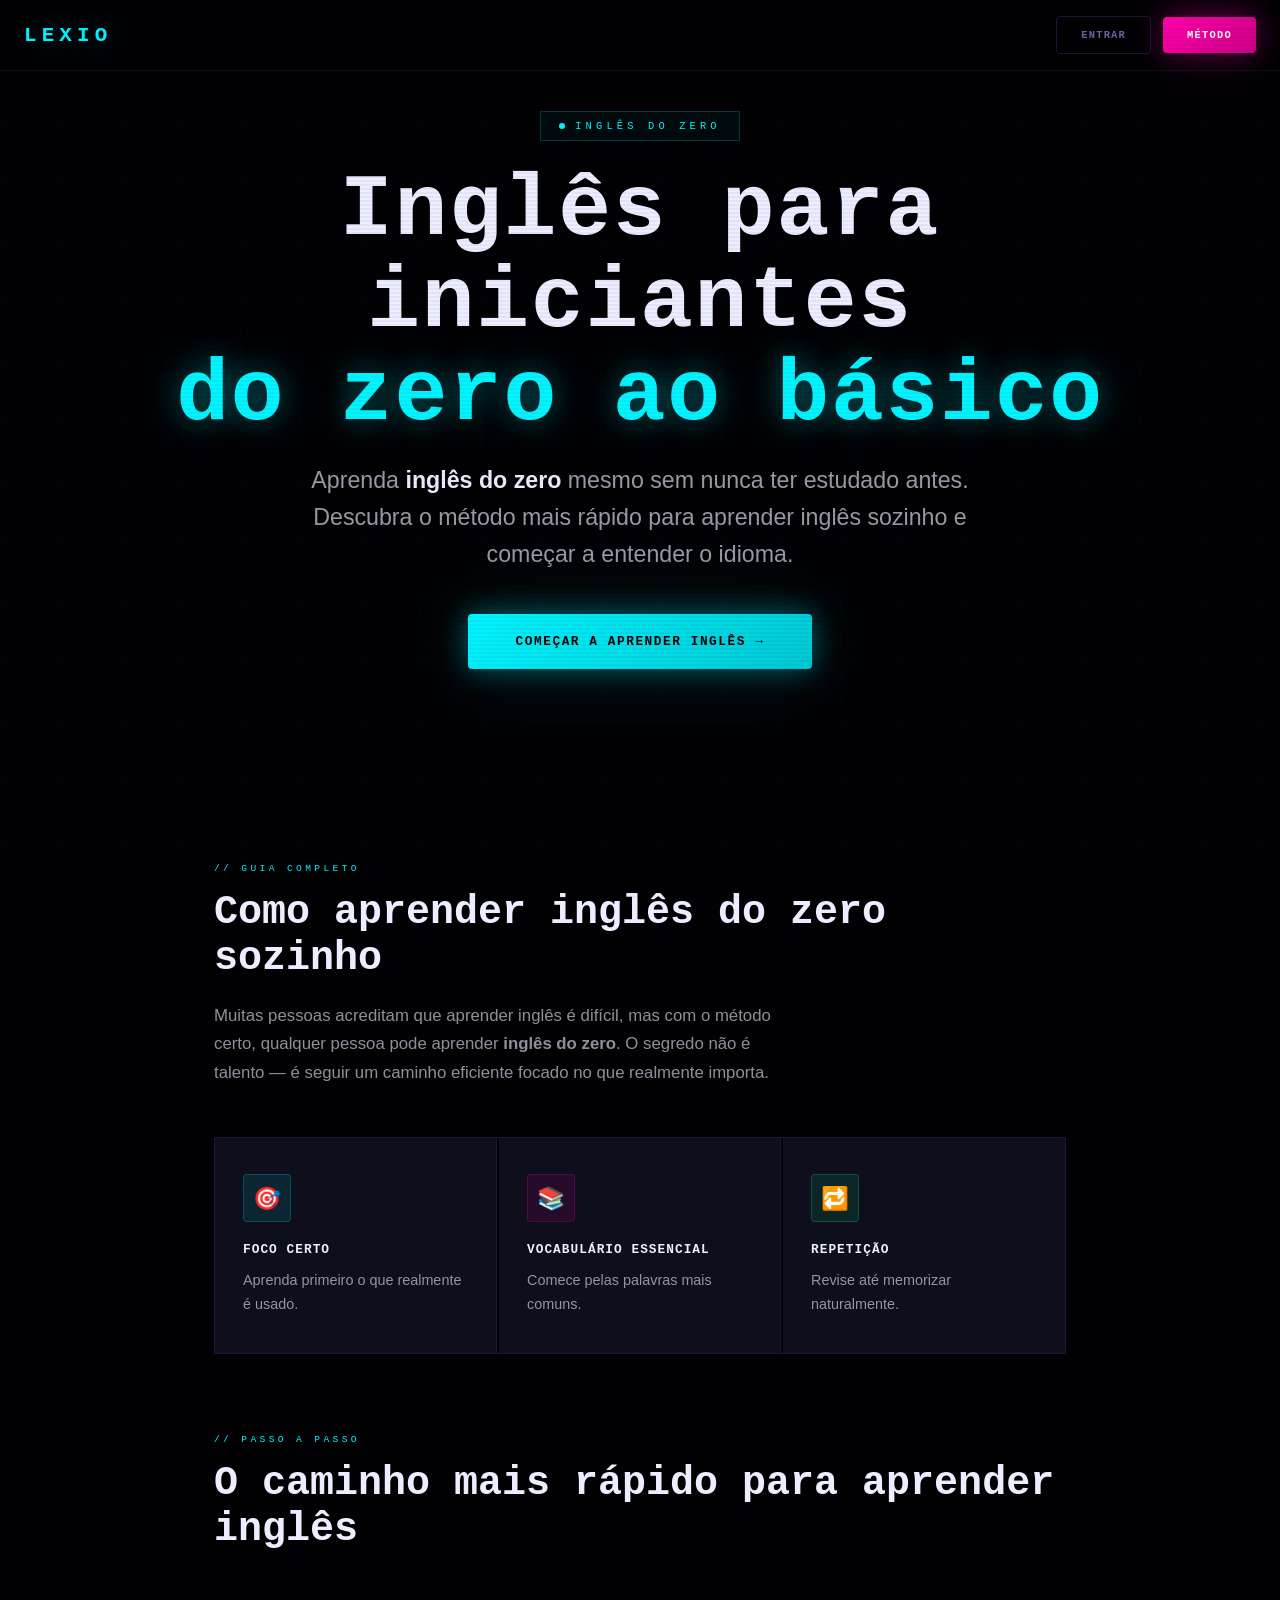
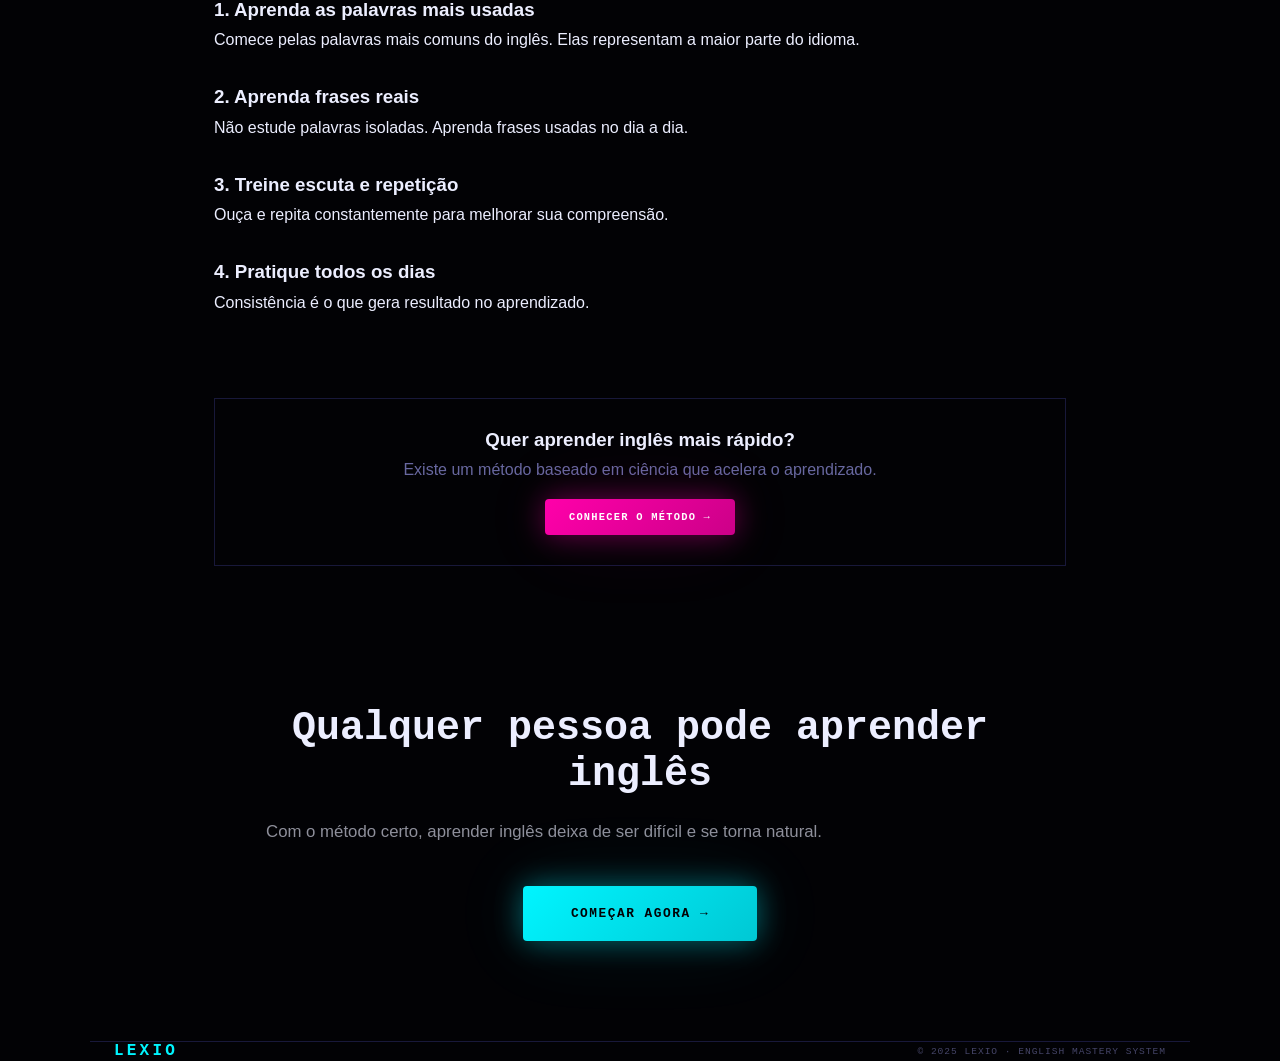
<file: pages/ingles-para-iniciantes-do-zero.html>
<!DOCTYPE html>
<html lang="pt-BR">
<head>
    <meta charset="UTF-8">
    <meta name="viewport" content="width=device-width, initial-scale=1.0">
    <meta name="theme-color" content="#020205">

    <!-- SEO PRINCIPAL -->
    <title>Inglês para Iniciantes do Zero | Como Aprender Inglês Rápido</title>

    <meta name="description" content="Aprenda inglês do zero mesmo sendo iniciante. Guia completo com vocabulário, frases e método para aprender inglês rápido e sozinho.">

    <meta name="robots" content="index, follow">

    <!-- CANONICAL -->
    <link rel="canonical" href="https://maickon.github.io/LEXIO/ingles-para-iniciantes-do-zero.html">

    <!-- KEYWORDS -->
    <meta name="keywords" content="inglês para iniciantes do zero, aprender inglês do zero, inglês básico completo, como aprender inglês sozinho, inglês fácil para iniciantes, aprender inglês rápido">

    <!-- OPEN GRAPH -->
    <meta property="og:type" content="website">
    <meta property="og:title" content="Inglês para Iniciantes do Zero">
    <meta property="og:description" content="Aprenda inglês do zero com um método simples e eficaz.">
    <meta property="og:image" content="https://maickon.github.io/LEXIO/app/icons/og-image.png">
    <meta property="og:url" content="https://maickon.github.io/LEXIO/ingles-para-iniciantes-do-zero.html">

    <!-- TWITTER -->
    <meta name="twitter:card" content="summary_large_image">

    <!-- PERFORMANCE -->
    <link rel="preconnect" href="https://fonts.googleapis.com">
    <link rel="preconnect" href="https://fonts.gstatic.com" crossorigin>

    <!-- FAVICON -->
    <link rel="icon" href="/app/icons/icon.png" type="image/png">
    <link rel="apple-touch-icon" href="/app/icons/icon.png">

    <!-- SCHEMA -->
    <script type="application/ld+json">
    {
      "@context": "https://schema.org",
      "@type": "Article",
      "headline": "Inglês para iniciantes do zero",
      "description": "Guia completo para aprender inglês do zero com método eficiente.",
      "author": {
        "@type": "Organization",
        "name": "LEXIO"
      }
    }
    </script>

    <!-- CSS -->
    <link rel="stylesheet" href="/app/css/landing.css">
</head>

<body>

<div id="grid-bg"></div>
<div id="particles"></div>

<!-- NAV -->
<nav class="z1">
    <a href="https://maickon.github.io/LEXIO/" class="nav-logo">LEXIO</a>
    <div class="nav-actions">
        <a href="https://maickon.github.io/LEXIO/app/" class="btn btn-ghost">ENTRAR</a>
        <a href="https://maickon.github.io/LEXIO/" class="btn btn-magenta">MÉTODO</a>
    </div>
</nav>

<!-- HERO -->
<section class="z1" style="padding:40px 20px 90px;text-align:center">
    <div class="container">

        <div class="hero-eyebrow">
            <span></span> INGLÊS DO ZERO
        </div>

        <h1 class="hero-title">
            Inglês para iniciantes<br>
            <span class="accent-c">do zero ao básico</span>
        </h1>

        <p class="hero-subtitle" style="max-width:720px;margin:20px auto 0">
            Aprenda <strong>inglês do zero</strong> mesmo sem nunca ter estudado antes.
            Descubra o método mais rápido para aprender inglês sozinho e começar a entender o idioma.
        </p>

        <div class="hero-cta" style="justify-content:center;margin-top:40px">
            <a href="https://maickon.github.io/LEXIO/" class="btn btn-cyan btn-xl">
                Começar a aprender inglês →
            </a>
        </div>

    </div>
</section>

<!-- INTRO -->
<section class="z1" style="padding:40px 0">
    <div class="container" style="max-width:900px">

        <span class="section-label">// GUIA COMPLETO</span>

        <h2 class="section-title">
            Como aprender inglês do zero sozinho
        </h2>

        <p class="section-sub">
            Muitas pessoas acreditam que aprender inglês é difícil, mas com o método certo,
            qualquer pessoa pode aprender <strong>inglês do zero</strong>.

            O segredo não é talento — é seguir um caminho eficiente focado no que realmente importa.
        </p>

        <div class="how-grid" style="margin-top:50px">

            <div class="how-step reveal visible">
                <div class="how-icon hi-cyan">🎯</div>
                <div class="how-title">FOCO CERTO</div>
                <div class="how-text">
                    Aprenda primeiro o que realmente é usado.
                </div>
            </div>

            <div class="how-step reveal visible">
                <div class="how-icon hi-mag">📚</div>
                <div class="how-title">VOCABULÁRIO ESSENCIAL</div>
                <div class="how-text">
                    Comece pelas palavras mais comuns.
                </div>
            </div>

            <div class="how-step reveal visible">
                <div class="how-icon hi-green">🔁</div>
                <div class="how-title">REPETIÇÃO</div>
                <div class="how-text">
                    Revise até memorizar naturalmente.
                </div>
            </div>

        </div>

    </div>
</section>

<!-- ETAPAS -->
<section class="z1" style="padding:40px 0">
    <div class="container" style="max-width:900px">

        <span class="section-label">// PASSO A PASSO</span>

        <h2 class="section-title">
            O caminho mais rápido para aprender inglês
        </h2>

        <div style="margin-top:40px;line-height:1.8">

            <h3>1. Aprenda as palavras mais usadas</h3>
            <p>
                Comece pelas palavras mais comuns do inglês. Elas representam a maior parte do idioma.
            </p>

            <h3 style="margin-top:25px">2. Aprenda frases reais</h3>
            <p>
                Não estude palavras isoladas. Aprenda frases usadas no dia a dia.
            </p>

            <h3 style="margin-top:25px">3. Treine escuta e repetição</h3>
            <p>
                Ouça e repita constantemente para melhorar sua compreensão.
            </p>

            <h3 style="margin-top:25px">4. Pratique todos os dias</h3>
            <p>
                Consistência é o que gera resultado no aprendizado.
            </p>

        </div>

    </div>
</section>

<!-- CTA -->
<section class="z1" style="padding:40px 0">
    <div class="container" style="max-width:900px">

        <div style="padding:30px;border:1px solid var(--border);text-align:center">

            <h3 style="margin-bottom:10px">
                Quer aprender inglês mais rápido?
            </h3>

            <p style="margin-bottom:20px;color:var(--muted2)">
                Existe um método baseado em ciência que acelera o aprendizado.
            </p>

            <a href="https://maickon.github.io/LEXIO/" class="btn btn-magenta">
                Conhecer o método →
            </a>

        </div>

    </div>
</section>

<!-- FINAL -->
<section class="z1" style="padding:100px 20px;text-align:center">
    <div class="container" style="max-width:800px">

        <h2 class="section-title">
            Qualquer pessoa pode aprender inglês
        </h2>

        <p class="section-sub">
            Com o método certo, aprender inglês deixa de ser difícil e se torna natural.
        </p>

        <div style="margin-top:40px">
            <a href="https://maickon.github.io/LEXIO/" class="btn btn-cyan btn-xl">
                Começar agora →
            </a>
        </div>

    </div>
</section>

<!-- FOOTER -->
<footer class="z1 container">
    <div class="footer-logo">LEXIO</div>
    <div class="footer-copy">
        © 2025 LEXIO · ENGLISH MASTERY SYSTEM
    </div>
</footer>

</body>
</html>
</file>
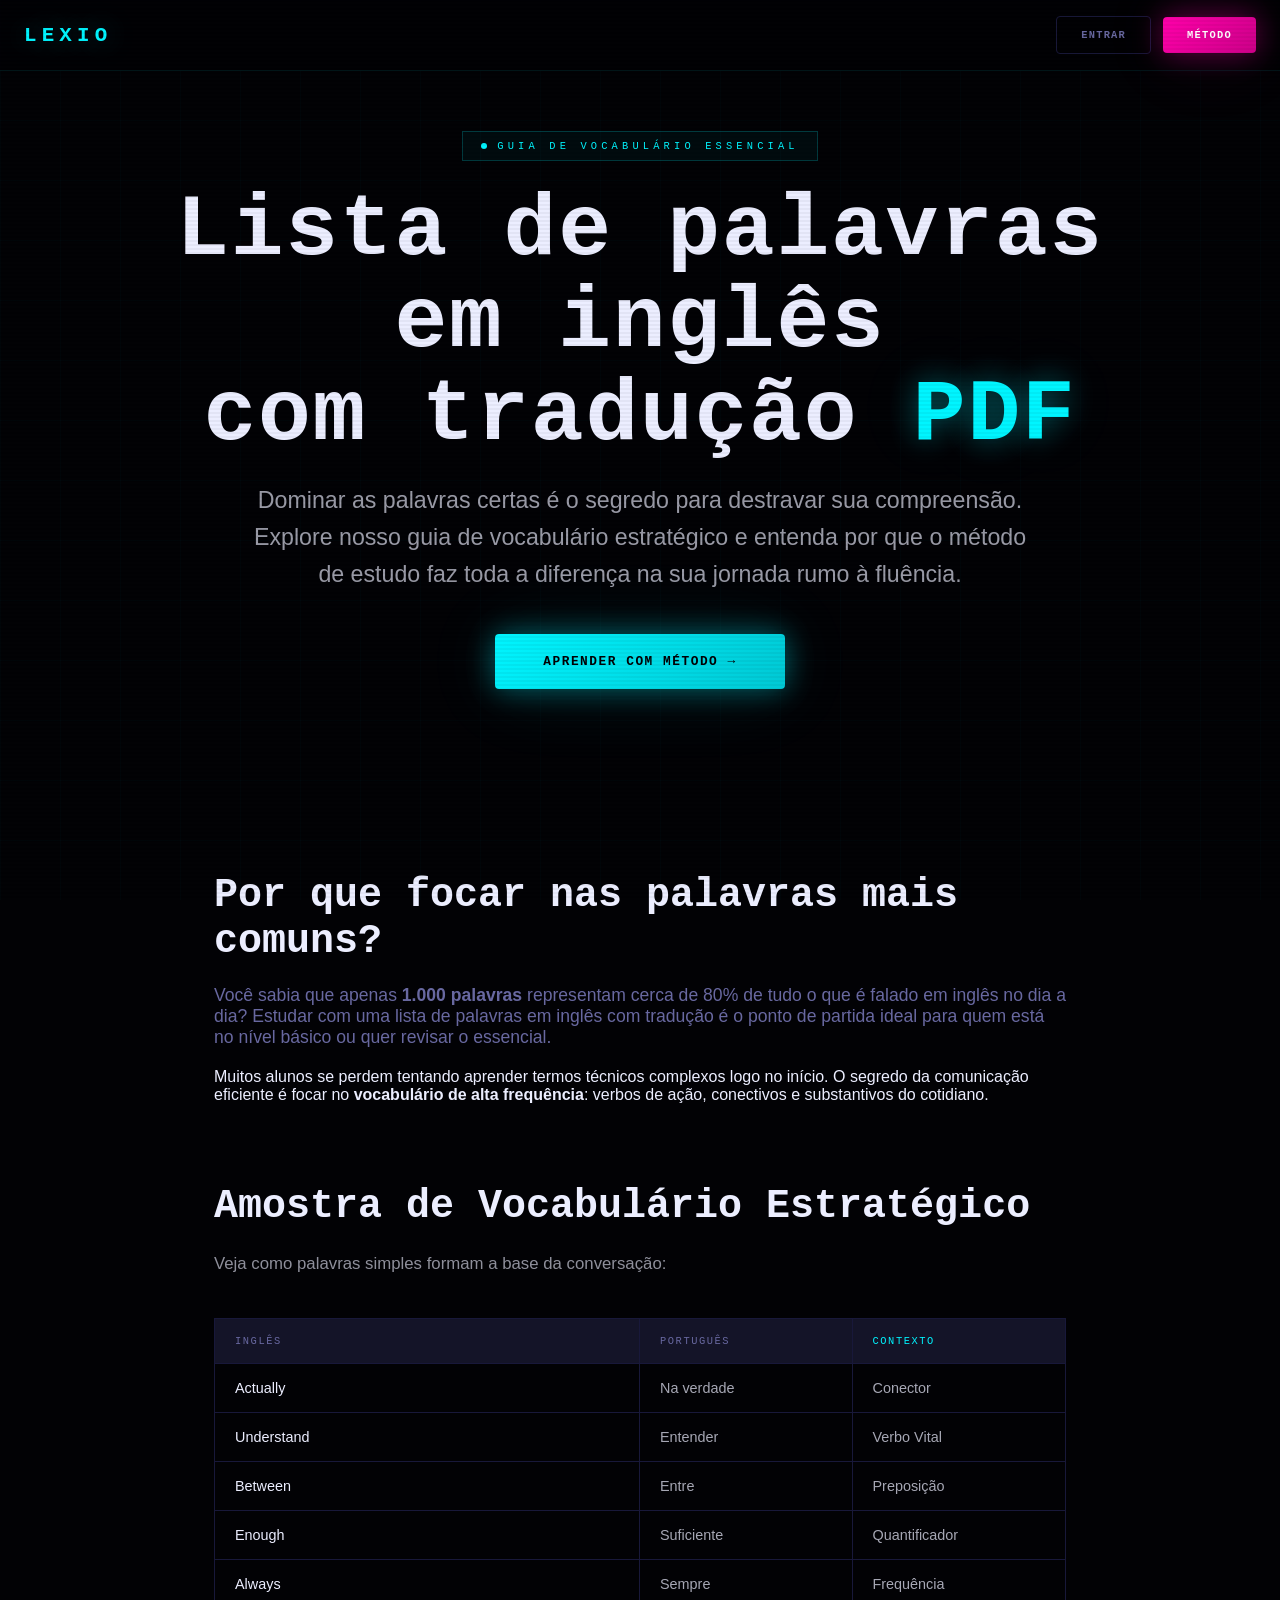
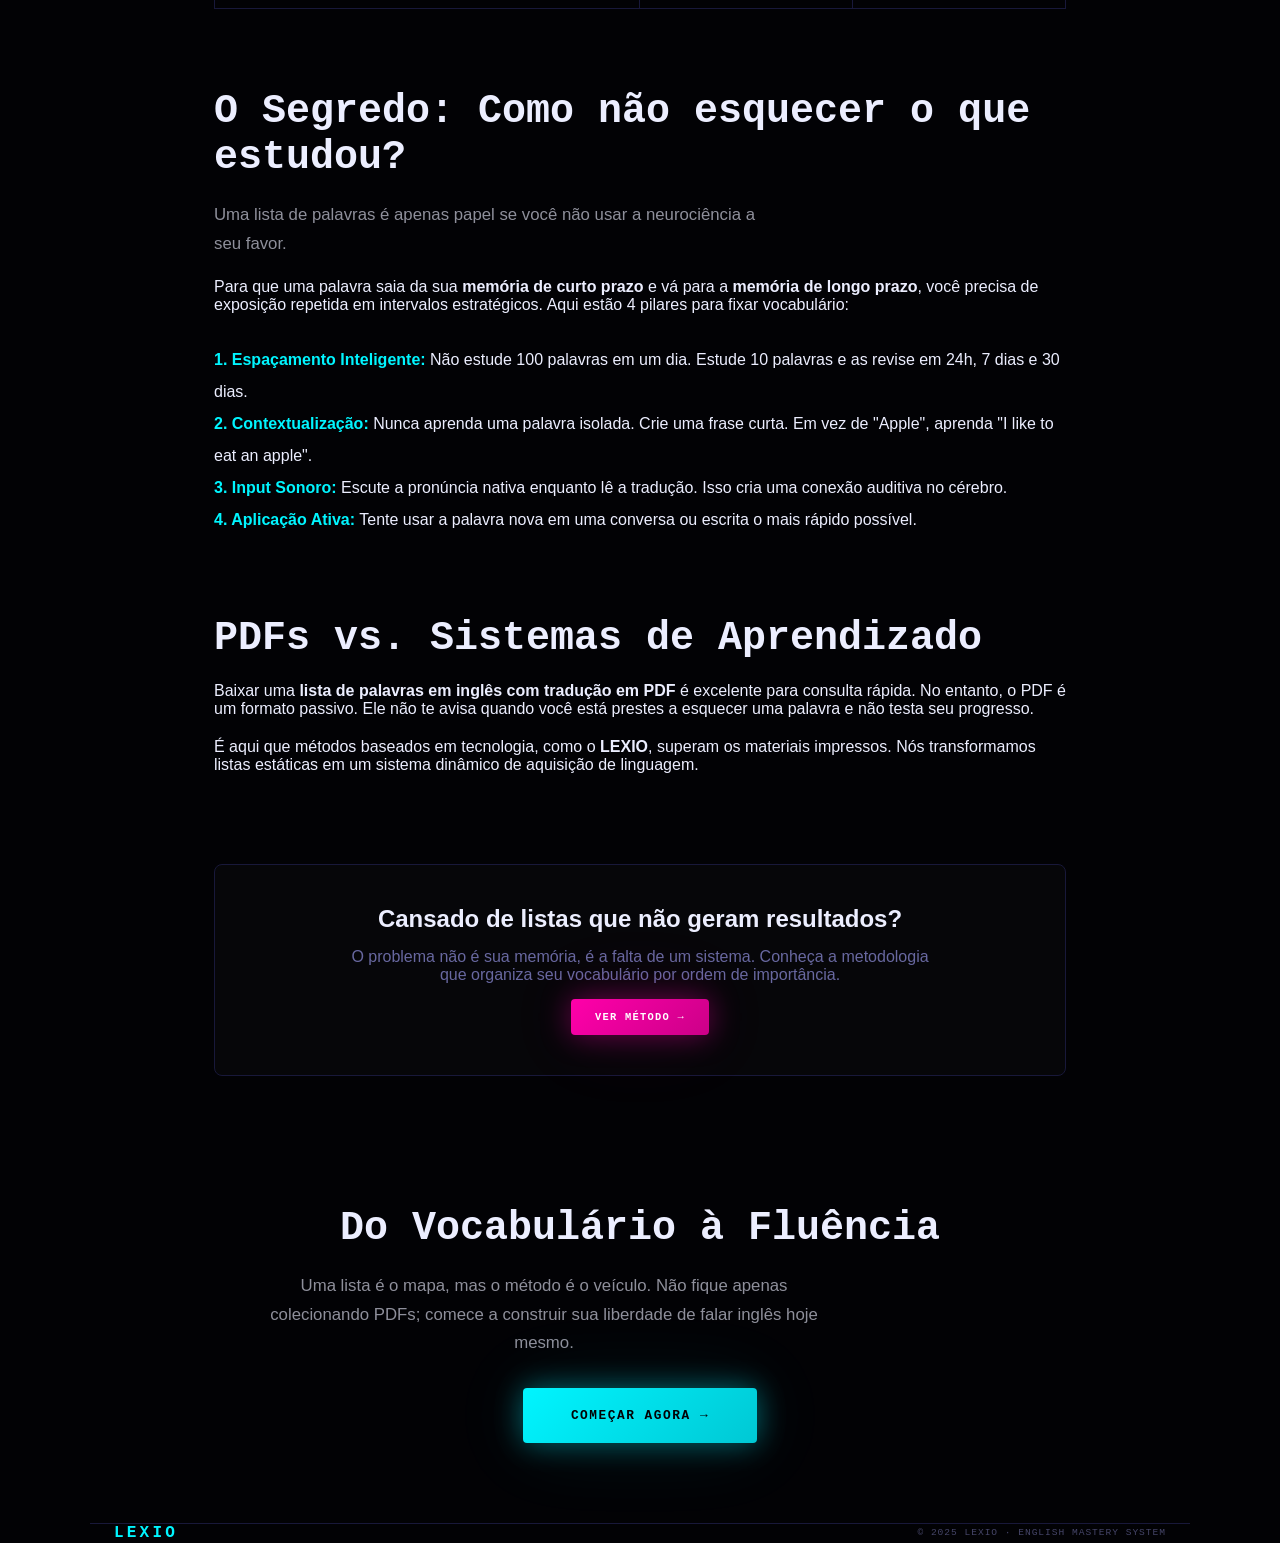
<file: pages/lista-de-palavras-em-ingles-com-traducao-pdf.html>
<!DOCTYPE html>
<html lang="pt-BR">
<head>
    <meta charset="UTF-8">
    <meta name="viewport" content="width=device-width, initial-scale=1.0">
    <meta name="theme-color" content="#020205">

    <title>Lista de Palavras em Inglês com Tradução (Guia Completo de Vocabulário)</title>

    <meta name="description" content="Acesse a lista definitiva de palavras em inglês com tradução. Aprenda o vocabulário mais usado, técnicas de memorização e acelere sua fluência com o método Lexio.">

    <meta name="robots" content="index, follow">
    <link rel="canonical" href="https://maickon.github.io/LEXIO/lista-de-palavras-em-ingles-com-traducao-pdf.html">

    <meta name="keywords" content="lista de palavras em inglês com tradução pdf, vocabulário inglês básico, palavras mais usadas em inglês, aprender inglês sozinho, tradução inglês português">

    <meta property="og:type" content="website">
    <meta property="og:title" content="Lista de Palavras em Inglês com Tradução - Guia Completo">
    <meta property="og:description" content="Domine o vocabulário essencial do inglês com nossa lista prática e aprenda a memorizar de verdade.">
    <meta property="og:image" content="https://maickon.github.io/LEXIO/app/icons/og-image.png">
    <meta property="og:url" content="https://maickon.github.io/LEXIO/lista-de-palavras-em-ingles-com-traducao-pdf.html">

    <link rel="icon" href="/app/icons/icon.png" type="image/png">
    <link rel="apple-touch-icon" href="/app/icons/icon.png">

    <script type="application/ld+json">
    {
      "@context": "https://schema.org",
      "@type": "Article",
      "headline": "Lista de palavras em inglês com tradução",
      "description": "Um guia completo sobre como utilizar listas de vocabulário para acelerar o aprendizado de inglês para iniciantes.",
      "author": {
        "@type": "Organization",
        "name": "LEXIO"
      }
    }
    </script>

    <link rel="stylesheet" href="/app/css/landing.css">
</head>

<body>

<div id="grid-bg"></div>
<div id="particles"></div>

<nav class="z1">
    <a href="https://maickon.github.io/LEXIO/" class="nav-logo">LEXIO</a>
    <div class="nav-actions">
        <a href="https://maickon.github.io/LEXIO/app/" class="btn btn-ghost">ENTRAR</a>
        <a href="https://maickon.github.io/LEXIO/" class="btn btn-magenta">MÉTODO</a>
    </div>
</nav>

<section class="z1" style="padding:60px 20px 80px;text-align:center">
    <div class="container">

        <div class="hero-eyebrow">
            <span></span> GUIA DE VOCABULÁRIO ESSENCIAL
        </div>

        <h1 class="hero-title">
            Lista de palavras em inglês<br>
            com tradução <span class="accent-c">PDF</span>
        </h1>

        <p class="hero-subtitle" style="max-width:780px;margin:20px auto; line-height: 1.6;">
            Dominar as palavras certas é o segredo para destravar sua compreensão. Explore nosso guia de vocabulário estratégico e entenda por que o método de estudo faz toda a diferença na sua jornada rumo à fluência.
        </p>

        <div class="hero-cta" style="justify-content:center;margin-top:40px">
            <a href="https://maickon.github.io/LEXIO/" class="btn btn-cyan btn-xl">
                Aprender com método →
            </a>
        </div>

    </div>
</section>

<section class="z1" style="padding:40px 0">
    <div class="container" style="max-width:900px">

        <h2 class="section-title">
            Por que focar nas palavras mais comuns?
        </h2>

        <p style="margin-top:20px; font-size: 1.1rem; color: var(--muted2);">
            Você sabia que apenas <strong>1.000 palavras</strong> representam cerca de 80% de tudo o que é falado em inglês no dia a dia? Estudar com uma lista de palavras em inglês com tradução é o ponto de partida ideal para quem está no nível básico ou quer revisar o essencial.
        </p>

        <p style="margin-top:20px">
            Muitos alunos se perdem tentando aprender termos técnicos complexos logo no início. O segredo da comunicação eficiente é focar no <strong>vocabulário de alta frequência</strong>: verbos de ação, conectivos e substantivos do cotidiano.
        </p>

    </div>
</section>

<section class="z1" style="padding:40px 0">
    <div class="container" style="max-width:900px">

        <h2 class="section-title">
            Amostra de Vocabulário Estratégico
        </h2>
        <p class="section-sub">Veja como palavras simples formam a base da conversação:</p>

        <div class="compare-table" style="margin-top:40px">

            <div class="compare-header">
                <div>INGLÊS</div>
                <div>PORTUGUÊS</div>
                <div class="lexio-col">CONTEXTO</div>
            </div>

            <div class="compare-row"><div>Actually</div><div>Na verdade</div><div class="lexio-col">Conector</div></div>
            <div class="compare-row"><div>Understand</div><div>Entender</div><div class="lexio-col">Verbo Vital</div></div>
            <div class="compare-row"><div>Between</div><div>Entre</div><div class="lexio-col">Preposição</div></div>
            <div class="compare-row"><div>Enough</div><div>Suficiente</div><div class="lexio-col">Quantificador</div></div>
            <div class="compare-row"><div>Always</div><div>Sempre</div><div class="lexio-col">Frequência</div></div>

        </div>

    </div>
</section>

<section class="z1" style="padding:40px 0">
    <div class="container" style="max-width:900px">

        <h2 class="section-title">
            O Segredo: Como não esquecer o que estudou?
        </h2>

        <p class="section-sub">
            Uma lista de palavras é apenas papel se você não usar a neurociência a seu favor.
        </p>

        <p style="margin-top:20px">
            Para que uma palavra saia da sua <strong>memória de curto prazo</strong> e vá para a <strong>memória de longo prazo</strong>, você precisa de exposição repetida em intervalos estratégicos. Aqui estão 4 pilares para fixar vocabulário:
        </p>

        <ul style="margin-top:30px;line-height:2; list-style: none; padding-left: 0;">
            <li><strong style="color:var(--cyan)">1. Espaçamento Inteligente:</strong> Não estude 100 palavras em um dia. Estude 10 palavras e as revise em 24h, 7 dias e 30 dias.</li>
            <li><strong style="color:var(--cyan)">2. Contextualização:</strong> Nunca aprenda uma palavra isolada. Crie uma frase curta. Em vez de "Apple", aprenda "I like to eat an apple".</li>
            <li><strong style="color:var(--cyan)">3. Input Sonoro:</strong> Escute a pronúncia nativa enquanto lê a tradução. Isso cria uma conexão auditiva no cérebro.</li>
            <li><strong style="color:var(--cyan)">4. Aplicação Ativa:</strong> Tente usar a palavra nova em uma conversa ou escrita o mais rápido possível.</li>
        </ul>

    </div>
</section>

<section class="z1" style="padding:40px 0">
    <div class="container" style="max-width:900px">

        <h2 class="section-title">
            PDFs vs. Sistemas de Aprendizado
        </h2>

        <p style="margin-top:20px">
            Baixar uma <strong>lista de palavras em inglês com tradução em PDF</strong> é excelente para consulta rápida. No entanto, o PDF é um formato passivo. Ele não te avisa quando você está prestes a esquecer uma palavra e não testa seu progresso.
        </p>

        <p style="margin-top:20px">
            É aqui que métodos baseados em tecnologia, como o <strong>LEXIO</strong>, superam os materiais impressos. Nós transformamos listas estáticas em um sistema dinâmico de aquisição de linguagem.
        </p>

    </div>
</section>

<section class="z1" style="padding:50px 0">
    <div class="container" style="max-width:900px">

        <div style="padding:40px;border:1px solid var(--border);text-align:center; background: rgba(255,255,255,0.02); border-radius: 8px;">

            <h3 style="font-size: 1.5rem;">Cansado de listas que não geram resultados?</h3>

            <p style="margin:15px 0;color:var(--muted2); max-width: 600px; margin-left: auto; margin-right: auto;">
                O problema não é sua memória, é a falta de um sistema. Conheça a metodologia que organiza seu vocabulário por ordem de importância.
            </p>

            <a href="https://maickon.github.io/LEXIO/" class="btn btn-magenta">
                Ver método →
            </a>

        </div>

    </div>
</section>

<section class="z1" style="padding:80px 20px;text-align:center">
    <div class="container" style="max-width:800px">

        <h2 class="section-title">
            Do Vocabulário à Fluência
        </h2>

        <p class="section-sub">
            Uma lista é o mapa, mas o método é o veículo. Não fique apenas colecionando PDFs; comece a construir sua liberdade de falar inglês hoje mesmo.
        </p>

        <a href="https://maickon.github.io/LEXIO/" class="btn btn-cyan btn-xl" style="margin-top:30px">
            Começar agora →
        </a>

    </div>
</section>

<footer class="z1 container">
    <div class="footer-logo">LEXIO</div>
    <div class="footer-copy">
        © 2025 LEXIO · ENGLISH MASTERY SYSTEM
    </div>
</footer>

</body>
</html>
</file>
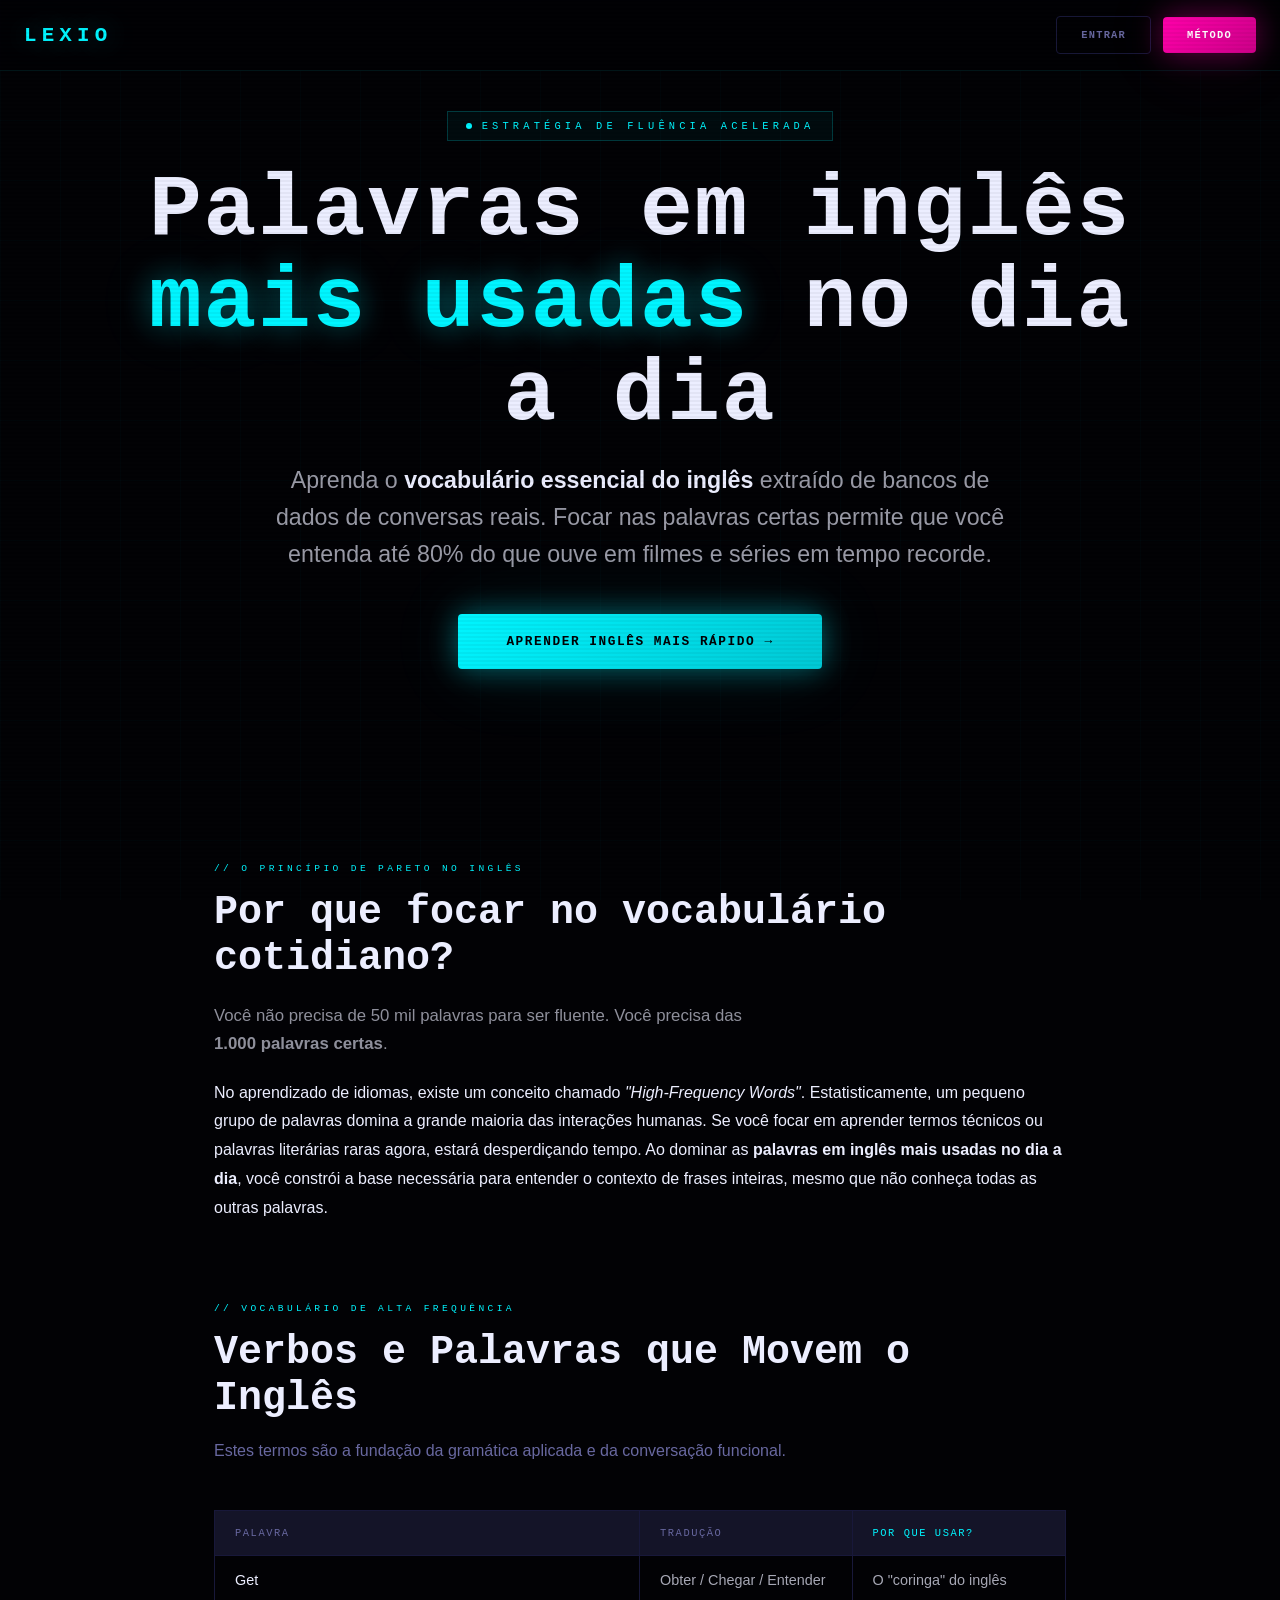
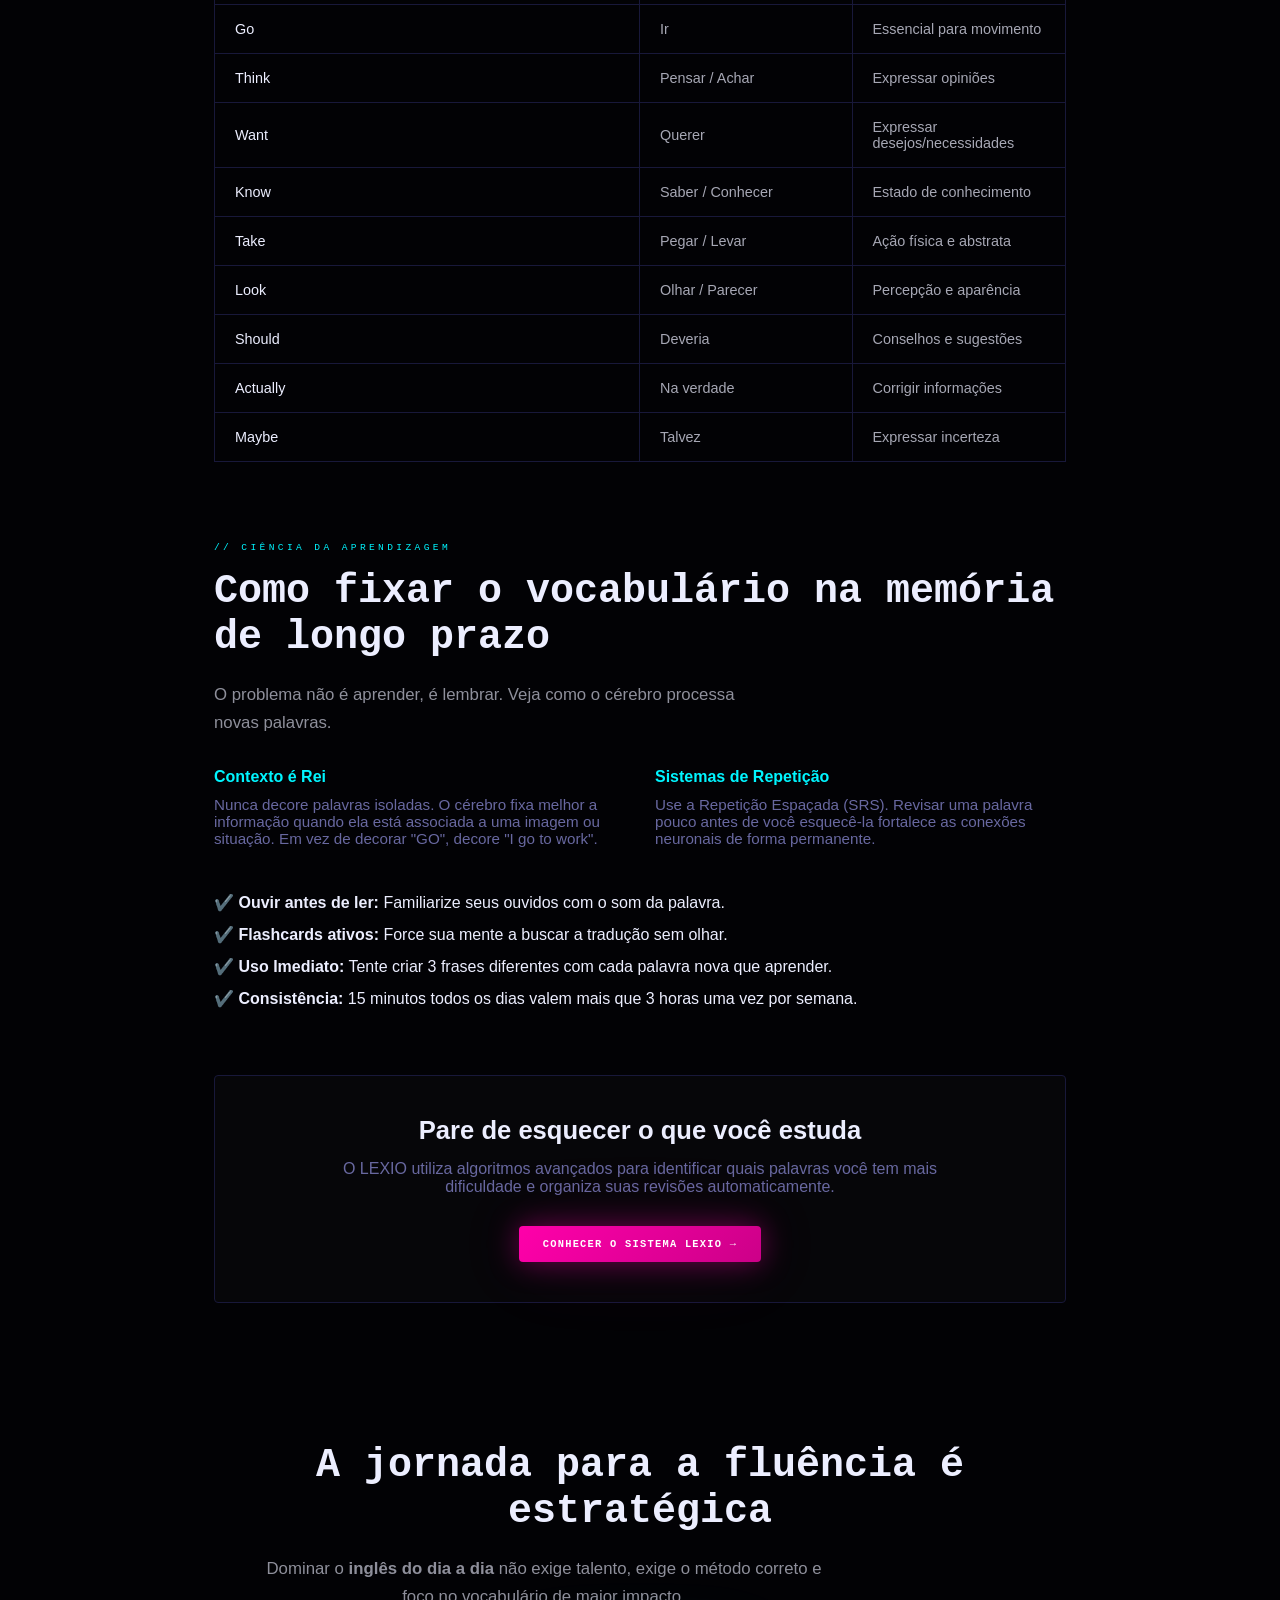
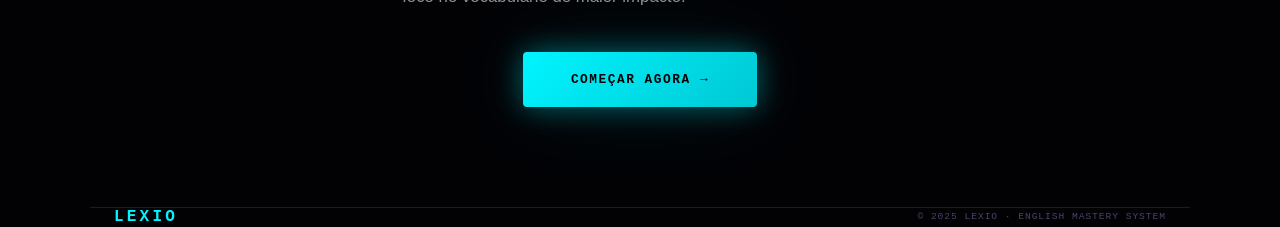
<file: pages/palavras-em-ingles-mais-usadas-no-dia-a-dia.html>
<!DOCTYPE html>
<html lang="pt-BR">
<head>
    <meta charset="UTF-8">
    <meta name="viewport" content="width=device-width, initial-scale=1.0">
    <meta name="theme-color" content="#020205">

    <title>As Palavras em Inglês Mais Usadas no Dia a Dia (Guia de Vocabulário)</title>

    <meta name="description" content="Descubra as palavras em inglês mais usadas no dia a dia com tradução e exemplos. Entenda a regra dos 80/20 no vocabulário e acelere sua fluência agora.">

    <meta name="robots" content="index, follow">

    <link rel="canonical" href="https://maickon.github.io/LEXIO/palavras-em-ingles-mais-usadas-no-dia-a-dia.html">

    <meta name="keywords" content="palavras em inglês mais usadas no dia a dia, vocabulário inglês cotidiano, palavras comuns inglês com tradução, inglês para conversação, palavras em inglês mais usadas, fluência rápida inglês">

    <meta property="og:type" content="website">
    <meta property="og:title" content="Palavras em Inglês Mais Usadas no Dia a Dia - Guia LEXIO">
    <meta property="og:description" content="Domine o vocabulário essencial e entenda como falar inglês mais rápido focando no que importa.">
    <meta property="og:image" content="https://maickon.github.io/LEXIO/app/icons/og-image.png">
    <meta property="og:url" content="https://maickon.github.io/LEXIO/palavras-em-ingles-mais-usadas-no-dia-a-dia.html">

    <meta name="twitter:card" content="summary_large_image">

    <link rel="preconnect" href="https://fonts.googleapis.com">
    <link rel="preconnect" href="https://fonts.gstatic.com" crossorigin>

    <link rel="icon" href="/app/icons/icon.png" type="image/png">
    <link rel="apple-touch-icon" href="/app/icons/icon.png">

    <script type="application/ld+json">
    {
      "@context": "https://schema.org",
      "@type": "Article",
      "headline": "Palavras em inglês mais usadas no dia a dia",
      "description": "Um guia profundo sobre o vocabulário essencial do inglês cotidiano e técnicas de aquisição de linguagem.",
      "author": {
        "@type": "Organization",
        "name": "LEXIO"
      }
    }
    </script>

    <link rel="stylesheet" href="/app/css/landing.css">
</head>

<body>

<div id="grid-bg"></div>
<div id="particles"></div>

<nav class="z1">
    <a href="https://maickon.github.io/LEXIO/" class="nav-logo">LEXIO</a>
    <div class="nav-actions">
        <a href="https://maickon.github.io/LEXIO/app/" class="btn btn-ghost">ENTRAR</a>
        <a href="https://maickon.github.io/LEXIO/" class="btn btn-magenta">MÉTODO</a>
    </div>
</nav>

<section class="z1" style="padding:40px 20px 90px;text-align:center">
    <div class="container">

        <div class="hero-eyebrow">
            <span></span> ESTRATÉGIA DE FLUÊNCIA ACELERADA
        </div>

        <h1 class="hero-title">
            Palavras em inglês<br>
            <span class="accent-c">mais usadas</span> no dia a dia
        </h1>

        <p class="hero-subtitle" style="max-width:750px;margin:20px auto 0; line-height: 1.6;">
            Aprenda o <strong>vocabulário essencial do inglês</strong> extraído de bancos de dados de conversas reais. Focar nas palavras certas permite que você entenda até 80% do que ouve em filmes e séries em tempo recorde.
        </p>

        <div class="hero-cta" style="justify-content:center;margin-top:40px">
            <a href="https://maickon.github.io/LEXIO/" class="btn btn-cyan btn-xl">
                Aprender inglês mais rápido →
            </a>
        </div>

    </div>
</section>

<section class="z1" style="padding:40px 0">
    <div class="container" style="max-width:900px">

        <span class="section-label">// O PRINCÍPIO DE PARETO NO INGLÊS</span>

        <h2 class="section-title">
            Por que focar no vocabulário cotidiano?
        </h2>

        <p class="section-sub">
            Você não precisa de 50 mil palavras para ser fluente. Você precisa das <strong>1.000 palavras certas</strong>.
        </p>

        <p style="margin-top:20px; line-height: 1.8;">
            No aprendizado de idiomas, existe um conceito chamado <em>"High-Frequency Words"</em>. Estatisticamente, um pequeno grupo de palavras domina a grande maioria das interações humanas. Se você focar em aprender termos técnicos ou palavras literárias raras agora, estará desperdiçando tempo. Ao dominar as <strong>palavras em inglês mais usadas no dia a dia</strong>, você constrói a base necessária para entender o contexto de frases inteiras, mesmo que não conheça todas as outras palavras.
        </p>

    </div>
</section>

<section class="z1" style="padding:40px 0">
    <div class="container" style="max-width:900px">

        <span class="section-label">// VOCABULÁRIO DE ALTA FREQUÊNCIA</span>

        <h2 class="section-title">
            Verbos e Palavras que Movem o Inglês
        </h2>
        <p style="margin-top:10px; color:var(--muted2)">Estes termos são a fundação da gramática aplicada e da conversação funcional.</p>

        <div class="compare-table" style="margin-top:50px">

            <div class="compare-header">
                <div>PALAVRA</div>
                <div>TRADUÇÃO</div>
                <div class="lexio-col">POR QUE USAR?</div>
            </div>

            <div class="compare-row"><div>Get</div><div>Obter / Chegar / Entender</div><div class="lexio-col">O "coringa" do inglês</div></div>
            <div class="compare-row"><div>Go</div><div>Ir</div><div class="lexio-col">Essencial para movimento</div></div>
            <div class="compare-row"><div>Think</div><div>Pensar / Achar</div><div class="lexio-col">Expressar opiniões</div></div>
            <div class="compare-row"><div>Want</div><div>Querer</div><div class="lexio-col">Expressar desejos/necessidades</div></div>
            <div class="compare-row"><div>Know</div><div>Saber / Conhecer</div><div class="lexio-col">Estado de conhecimento</div></div>
            <div class="compare-row"><div>Take</div><div>Pegar / Levar</div><div class="lexio-col">Ação física e abstrata</div></div>
            <div class="compare-row"><div>Look</div><div>Olhar / Parecer</div><div class="lexio-col">Percepção e aparência</div></div>
            <div class="compare-row"><div>Should</div><div>Deveria</div><div class="lexio-col">Conselhos e sugestões</div></div>
            <div class="compare-row"><div>Actually</div><div>Na verdade</div><div class="lexio-col">Corrigir informações</div></div>
            <div class="compare-row"><div>Maybe</div><div>Talvez</div><div class="lexio-col">Expressar incerteza</div></div>

        </div>

    </div>
</section>

<section class="z1" style="padding:40px 0">
    <div class="container" style="max-width:900px">

        <span class="section-label">// CIÊNCIA DA APRENDIZAGEM</span>

        <h2 class="section-title">
            Como fixar o vocabulário na memória de longo prazo
        </h2>

        <p class="section-sub">
            O problema não é aprender, é lembrar. Veja como o cérebro processa novas palavras.
        </p>

        <div style="margin-top:30px; display: grid; grid-template-columns: 1fr 1fr; gap: 30px;">
            <div>
                <h4 style="color:var(--cyan); margin-bottom: 10px;">Contexto é Rei</h4>
                <p style="font-size: 0.95rem; color:var(--muted2);">Nunca decore palavras isoladas. O cérebro fixa melhor a informação quando ela está associada a uma imagem ou situação. Em vez de decorar "GO", decore "I go to work".</p>
            </div>
            <div>
                <h4 style="color:var(--cyan); margin-bottom: 10px;">Sistemas de Repetição</h4>
                <p style="font-size: 0.95rem; color:var(--muted2);">Use a Repetição Espaçada (SRS). Revisar uma palavra pouco antes de você esquecê-la fortalece as conexões neuronais de forma permanente.</p>
            </div>
        </div>

        <ul style="margin-top:40px;line-height:2; list-style: none; padding-left: 0;">
            <li>✔️ <strong>Ouvir antes de ler:</strong> Familiarize seus ouvidos com o som da palavra.</li>
            <li>✔️ <strong>Flashcards ativos:</strong> Force sua mente a buscar a tradução sem olhar.</li>
            <li>✔️ <strong>Uso Imediato:</strong> Tente criar 3 frases diferentes com cada palavra nova que aprender.</li>
            <li>✔️ <strong>Consistência:</strong> 15 minutos todos os dias valem mais que 3 horas uma vez por semana.</li>
        </ul>

        <div style="margin-top:60px;padding:40px;border:1px solid var(--border);text-align:center; background: rgba(255,255,255,0.02); border-radius: 4px;">

            <h3 style="margin-bottom:15px; font-size: 1.6rem;">
                Pare de esquecer o que você estuda
            </h3>

            <p style="margin-bottom:30px;color:var(--muted2); max-width: 600px; margin-left: auto; margin-right: auto;">
                O LEXIO utiliza algoritmos avançados para identificar quais palavras você tem mais dificuldade e organiza suas revisões automaticamente.
            </p>

            <a href="https://maickon.github.io/LEXIO/" class="btn btn-magenta">
                Conhecer o Sistema LEXIO →
            </a>

        </div>

    </div>
</section>

<section class="z1" style="padding:100px 20px;text-align:center">
    <div class="container" style="max-width:800px">

        <h2 class="section-title">
            A jornada para a fluência é estratégica
        </h2>

        <p class="section-sub">
            Dominar o <strong>inglês do dia a dia</strong> não exige talento, exige o método correto e foco no vocabulário de maior impacto.
        </p>

        <div style="margin-top:40px">
            <a href="https://maickon.github.io/LEXIO/" class="btn btn-cyan btn-xl">
                Começar agora →
            </a>
        </div>

    </div>
</section>

<footer class="z1 container">
    <div class="footer-logo">LEXIO</div>
    <div class="footer-copy">
        © 2025 LEXIO · ENGLISH MASTERY SYSTEM
    </div>
</footer>

</body>
</html>
</file>
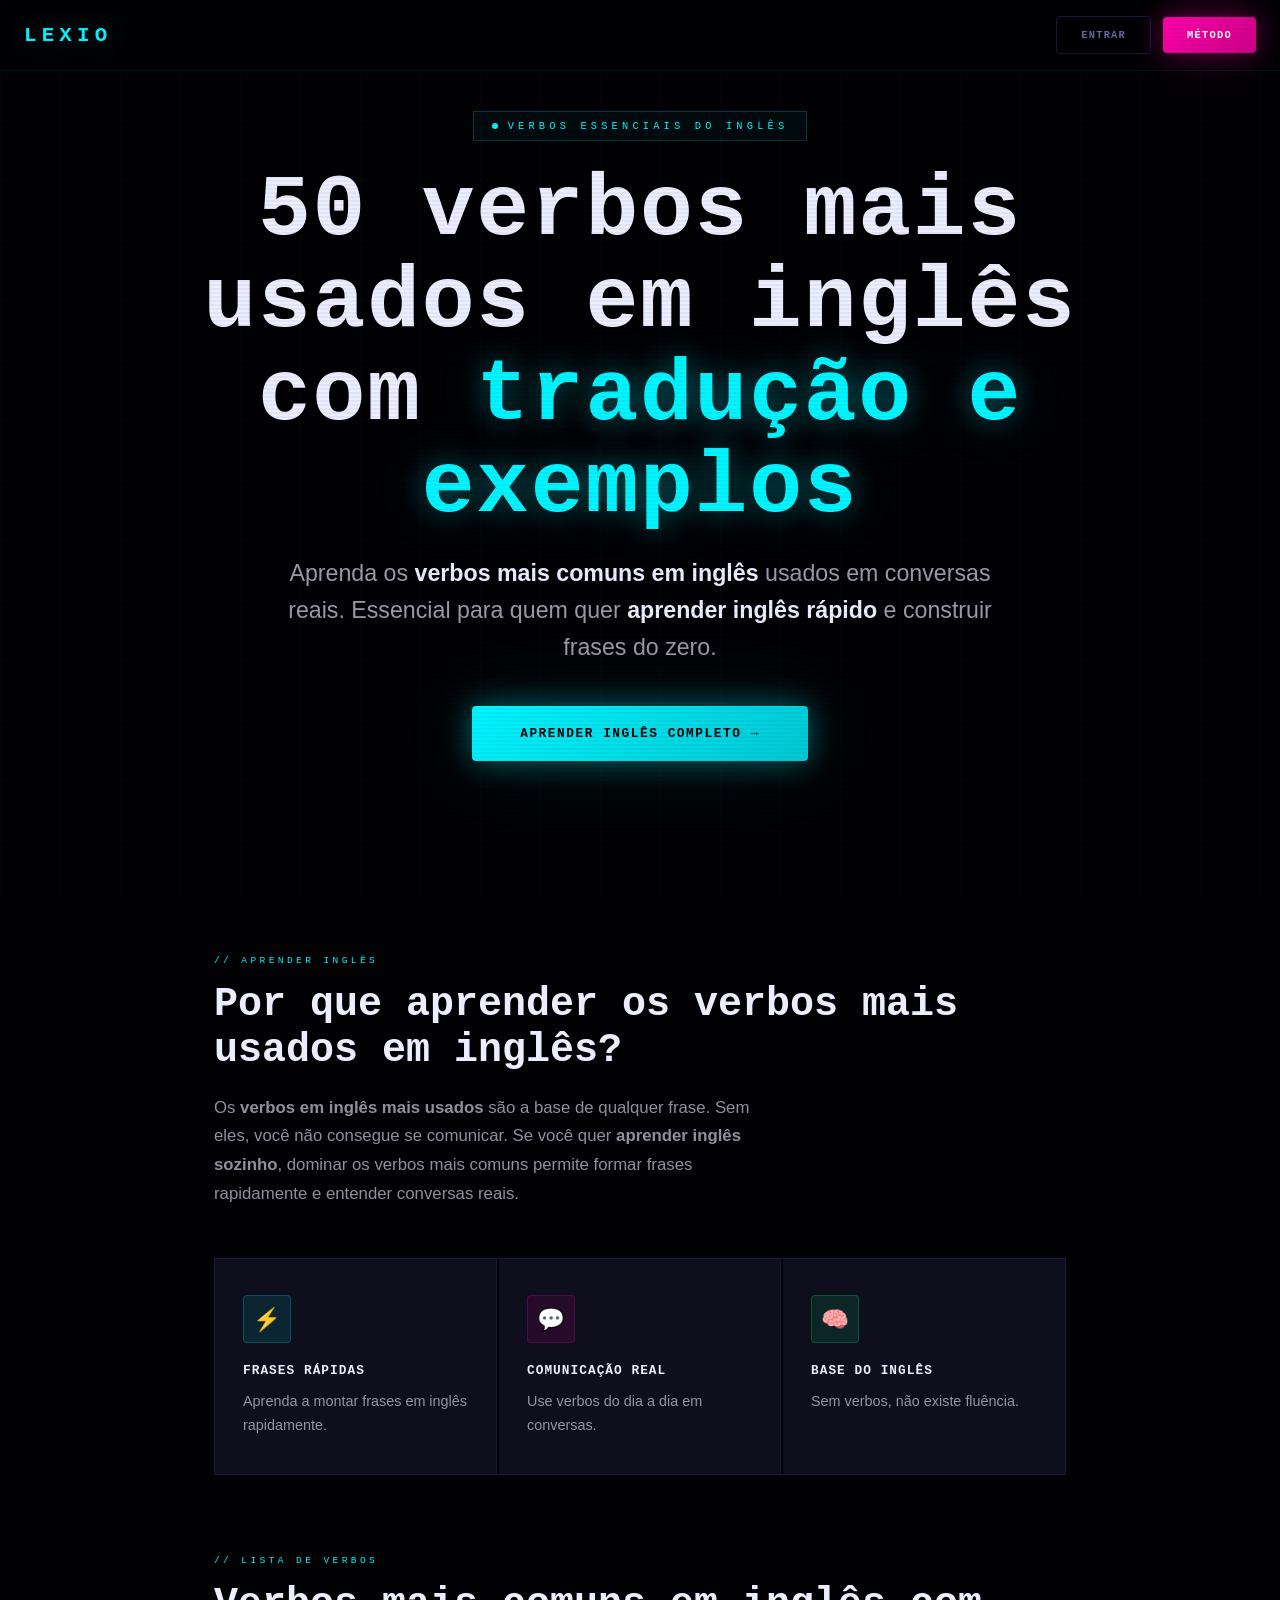
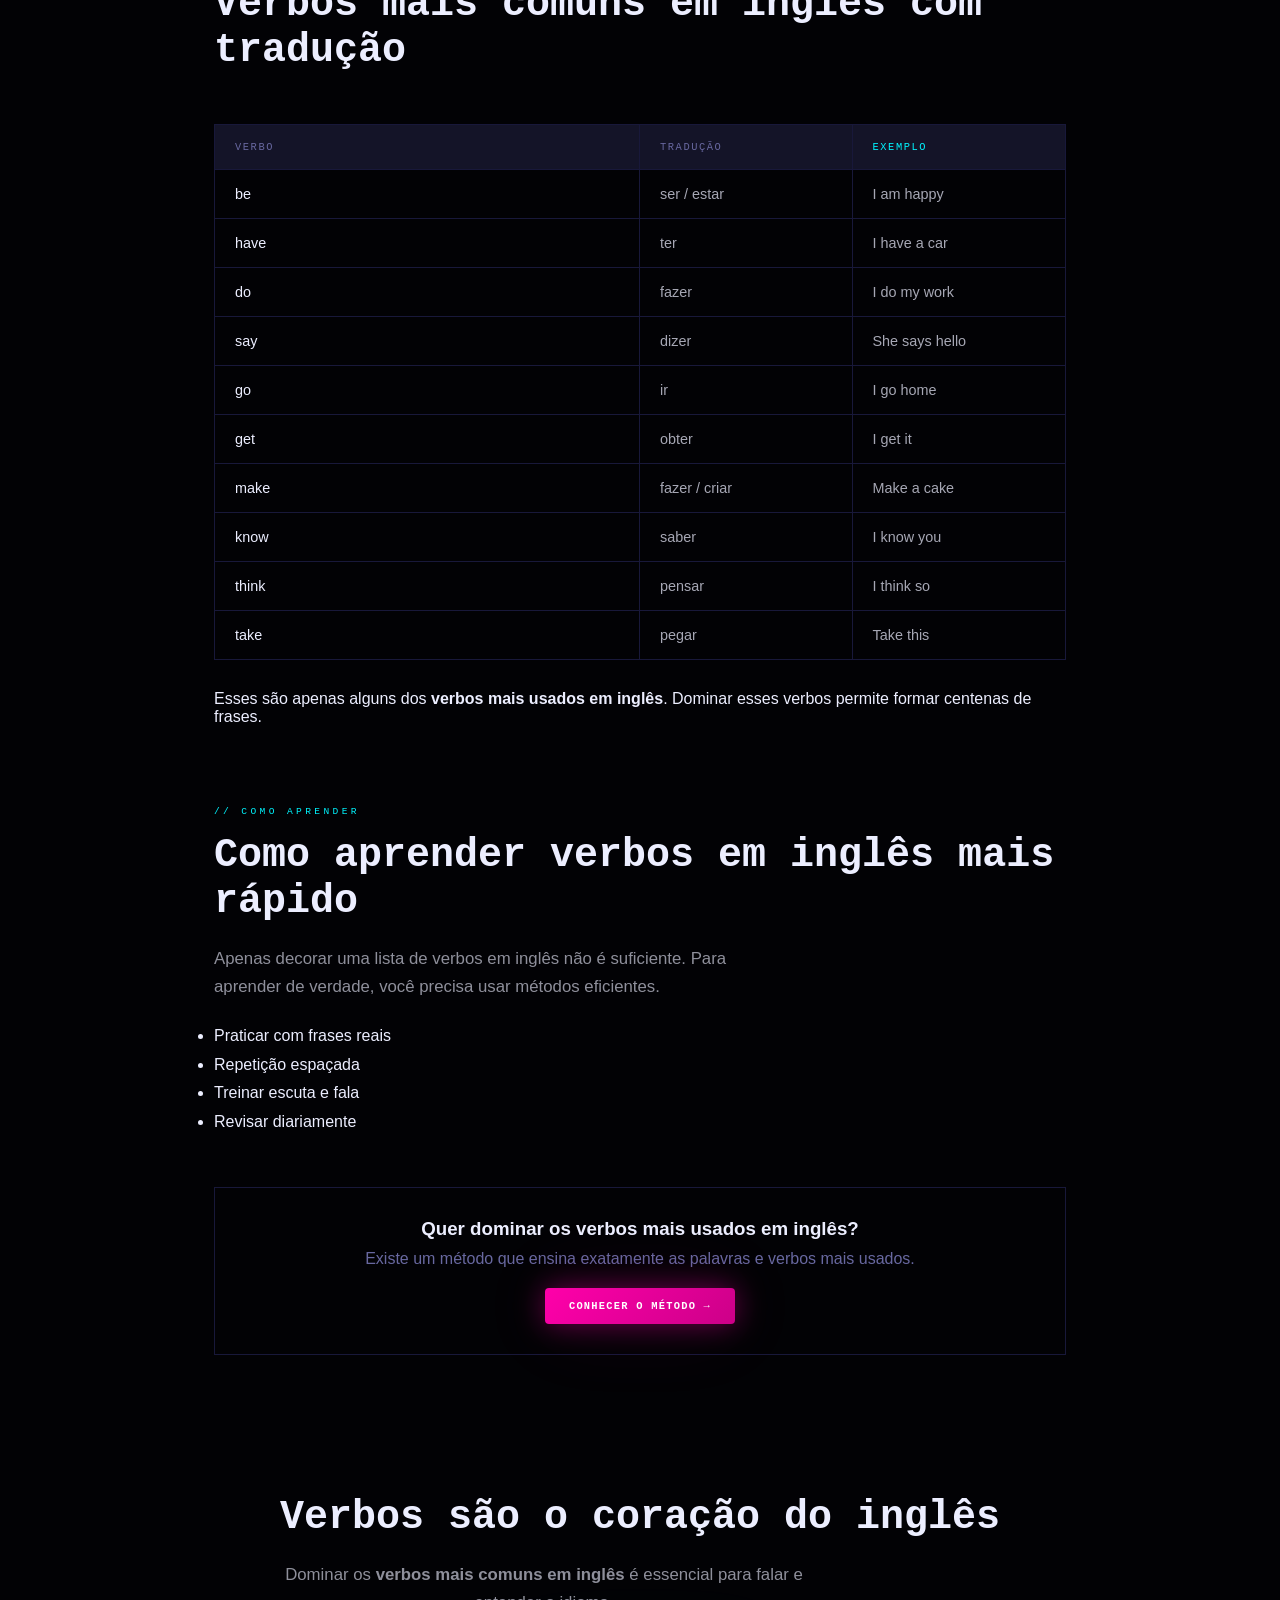
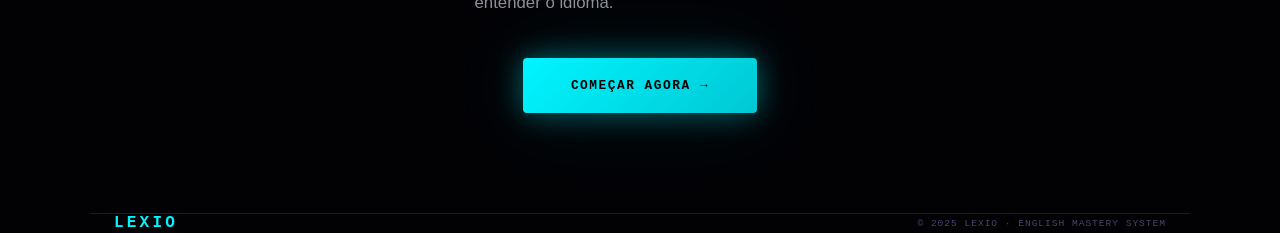
<file: pages/verbos-mais-usados-ingles.html>
<!DOCTYPE html>
<html lang="pt-BR">
<head>
    <meta charset="UTF-8">
    <meta name="viewport" content="width=device-width, initial-scale=1.0">
    <meta name="theme-color" content="#020205">

    <!-- SEO PRINCIPAL -->
    <title>50 Verbos Mais Usados em Inglês (com Tradução e Exemplos) | Inglês para Iniciantes</title>

    <meta name="description" content="Aprenda os verbos mais usados em inglês com tradução e exemplos. Lista completa com os principais verbos para iniciantes falarem inglês mais rápido.">

    <meta name="robots" content="index, follow">

    <!-- CANONICAL CORRETO -->
    <link rel="canonical" href="https://maickon.github.io/LEXIO/verbos-mais-usados-ingles.html">

    <!-- KEYWORDS (opcional, mas mantido) -->
    <meta name="keywords" content="verbos mais usados em inglês, lista de verbos em inglês com tradução, verbos em inglês mais comuns, inglês para iniciantes verbos, aprender verbos em inglês, verbos básicos inglês">

    <!-- OPEN GRAPH (REDES SOCIAIS) -->
    <meta property="og:type" content="website">
    <meta property="og:title" content="50 Verbos Mais Usados em Inglês com Tradução">
    <meta property="og:description" content="Aprenda os verbos essenciais do inglês e comece a formar frases rapidamente.">
    <meta property="og:image" content="pages/icons/og-image.png">
    <meta property="og:url" content="https://maickon.github.io/LEXIO/pages/verbos-mais-usados-ingles.html">

    <!-- TWITTER -->
    <meta name="twitter:card" content="summary_large_image">
    <meta name="twitter:title" content="Verbos Mais Usados em Inglês">
    <meta name="twitter:description" content="Lista com os principais verbos do inglês para iniciantes.">

    <!-- PERFORMANCE -->
    <link rel="preconnect" href="https://fonts.googleapis.com">
    <link rel="preconnect" href="https://fonts.gstatic.com" crossorigin>

    <!-- FAVICON -->
    <link rel="icon" href="/app/icons/icon.png" type="image/png">
    <link rel="apple-touch-icon" href="/app/icons/icon.png">

    <!-- SCHEMA (SEO AVANÇADO) -->
    <script type="application/ld+json">
    {
      "@context": "https://schema.org",
      "@type": "Article",
      "headline": "50 verbos mais usados em inglês com tradução",
      "description": "Lista dos verbos mais comuns em inglês com exemplos para iniciantes.",
      "author": {
        "@type": "Organization",
        "name": "LEXIO"
      }
    }
    </script>

    <!-- CSS -->
    <link rel="stylesheet" href="/app/css/landing.css">
</head>

<body>

<div id="grid-bg"></div>
<div id="particles"></div>

<!-- NAV -->
<nav class="z1">
    <a href="/" class="nav-logo">LEXIO</a>
    <div class="nav-actions">
        <a href="/app/" class="btn btn-ghost">ENTRAR</a>
        <a href="/" class="btn btn-magenta">MÉTODO</a>
    </div>
</nav>

<!-- HERO -->
<section class="z1" style="padding:40px 20px 90px;text-align:center">
    <div class="container">

        <div class="hero-eyebrow">
            <span></span> VERBOS ESSENCIAIS DO INGLÊS
        </div>

        <h1 class="hero-title">
            50 verbos mais usados em inglês<br>
            com <span class="accent-c">tradução e exemplos</span>
        </h1>

        <p class="hero-subtitle" style="max-width:720px;margin:20px auto 0">
            Aprenda os <strong>verbos mais comuns em inglês</strong> usados em conversas reais.
            Essencial para quem quer <strong>aprender inglês rápido</strong> e construir frases do zero.
        </p>

        <div class="hero-cta" style="justify-content:center;margin-top:40px">
            <a href="/" class="btn btn-cyan btn-xl">
                Aprender inglês completo →
            </a>
        </div>

    </div>
</section>

<!-- INTRO -->
<section class="z1" style="padding:40px 0">
    <div class="container" style="max-width:900px">

        <span class="section-label">// APRENDER INGLÊS</span>

        <h2 class="section-title">
            Por que aprender os verbos mais usados em inglês?
        </h2>

        <p class="section-sub">
            Os <strong>verbos em inglês mais usados</strong> são a base de qualquer frase.
            Sem eles, você não consegue se comunicar.

            Se você quer <strong>aprender inglês sozinho</strong>, dominar os verbos mais comuns
            permite formar frases rapidamente e entender conversas reais.
        </p>

        <div class="how-grid" style="margin-top:50px">

            <div class="how-step reveal visible">
                <div class="how-icon hi-cyan">⚡</div>
                <div class="how-title">FRASES RÁPIDAS</div>
                <div class="how-text">
                    Aprenda a montar frases em inglês rapidamente.
                </div>
            </div>

            <div class="how-step reveal visible">
                <div class="how-icon hi-mag">💬</div>
                <div class="how-title">COMUNICAÇÃO REAL</div>
                <div class="how-text">
                    Use verbos do dia a dia em conversas.
                </div>
            </div>

            <div class="how-step reveal visible">
                <div class="how-icon hi-green">🧠</div>
                <div class="how-title">BASE DO INGLÊS</div>
                <div class="how-text">
                    Sem verbos, não existe fluência.
                </div>
            </div>

        </div>

    </div>
</section>

<!-- LISTA -->
<section class="z1" style="padding:40px 0">
    <div class="container" style="max-width:900px">

        <span class="section-label">// LISTA DE VERBOS</span>

        <h2 class="section-title">
            Verbos mais comuns em inglês com tradução
        </h2>

        <div class="compare-table" style="margin-top:50px">

            <div class="compare-header">
                <div>VERBO</div>
                <div>TRADUÇÃO</div>
                <div class="lexio-col">EXEMPLO</div>
            </div>

            <div class="compare-row"><div>be</div><div>ser / estar</div><div class="lexio-col">I am happy</div></div>
            <div class="compare-row"><div>have</div><div>ter</div><div class="lexio-col">I have a car</div></div>
            <div class="compare-row"><div>do</div><div>fazer</div><div class="lexio-col">I do my work</div></div>
            <div class="compare-row"><div>say</div><div>dizer</div><div class="lexio-col">She says hello</div></div>
            <div class="compare-row"><div>go</div><div>ir</div><div class="lexio-col">I go home</div></div>
            <div class="compare-row"><div>get</div><div>obter</div><div class="lexio-col">I get it</div></div>
            <div class="compare-row"><div>make</div><div>fazer / criar</div><div class="lexio-col">Make a cake</div></div>
            <div class="compare-row"><div>know</div><div>saber</div><div class="lexio-col">I know you</div></div>
            <div class="compare-row"><div>think</div><div>pensar</div><div class="lexio-col">I think so</div></div>
            <div class="compare-row"><div>take</div><div>pegar</div><div class="lexio-col">Take this</div></div>

        </div>

        <p style="margin-top:30px">
            Esses são apenas alguns dos <strong>verbos mais usados em inglês</strong>.
            Dominar esses verbos permite formar centenas de frases.
        </p>

    </div>
</section>

<!-- SEO -->
<section class="z1" style="padding:40px 0">
    <div class="container" style="max-width:900px">

        <span class="section-label">// COMO APRENDER</span>

        <h2 class="section-title">
            Como aprender verbos em inglês mais rápido
        </h2>

        <p class="section-sub">
            Apenas decorar uma lista de verbos em inglês não é suficiente.
            Para aprender de verdade, você precisa usar métodos eficientes.
        </p>

        <ul style="margin-top:20px;line-height:1.8">
            <li>Praticar com frases reais</li>
            <li>Repetição espaçada</li>
            <li>Treinar escuta e fala</li>
            <li>Revisar diariamente</li>
        </ul>

        <!-- CTA -->
        <div style="margin-top:50px;padding:30px;border:1px solid var(--border);text-align:center">

            <h3 style="margin-bottom:10px">
                Quer dominar os verbos mais usados em inglês?
            </h3>

            <p style="margin-bottom:20px;color:var(--muted2)">
                Existe um método que ensina exatamente as palavras e verbos mais usados.
            </p>

            <a href="/" class="btn btn-magenta">
                Conhecer o método →
            </a>

        </div>

    </div>
</section>

<!-- FINAL -->
<section class="z1" style="padding:100px 20px;text-align:center">
    <div class="container" style="max-width:800px">

        <h2 class="section-title">
            Verbos são o coração do inglês
        </h2>

        <p class="section-sub">
            Dominar os <strong>verbos mais comuns em inglês</strong> é essencial
            para falar e entender o idioma.
        </p>

        <div style="margin-top:40px">
            <a href="/" class="btn btn-cyan btn-xl">
                Começar agora →
            </a>
        </div>

    </div>
</section>

<!-- FOOTER -->
<footer class="z1 container">
    <div class="footer-logo">LEXIO</div>
    <div class="footer-copy">
        © 2025 LEXIO · ENGLISH MASTERY SYSTEM
    </div>
</footer>

</body>
</html>
</file>
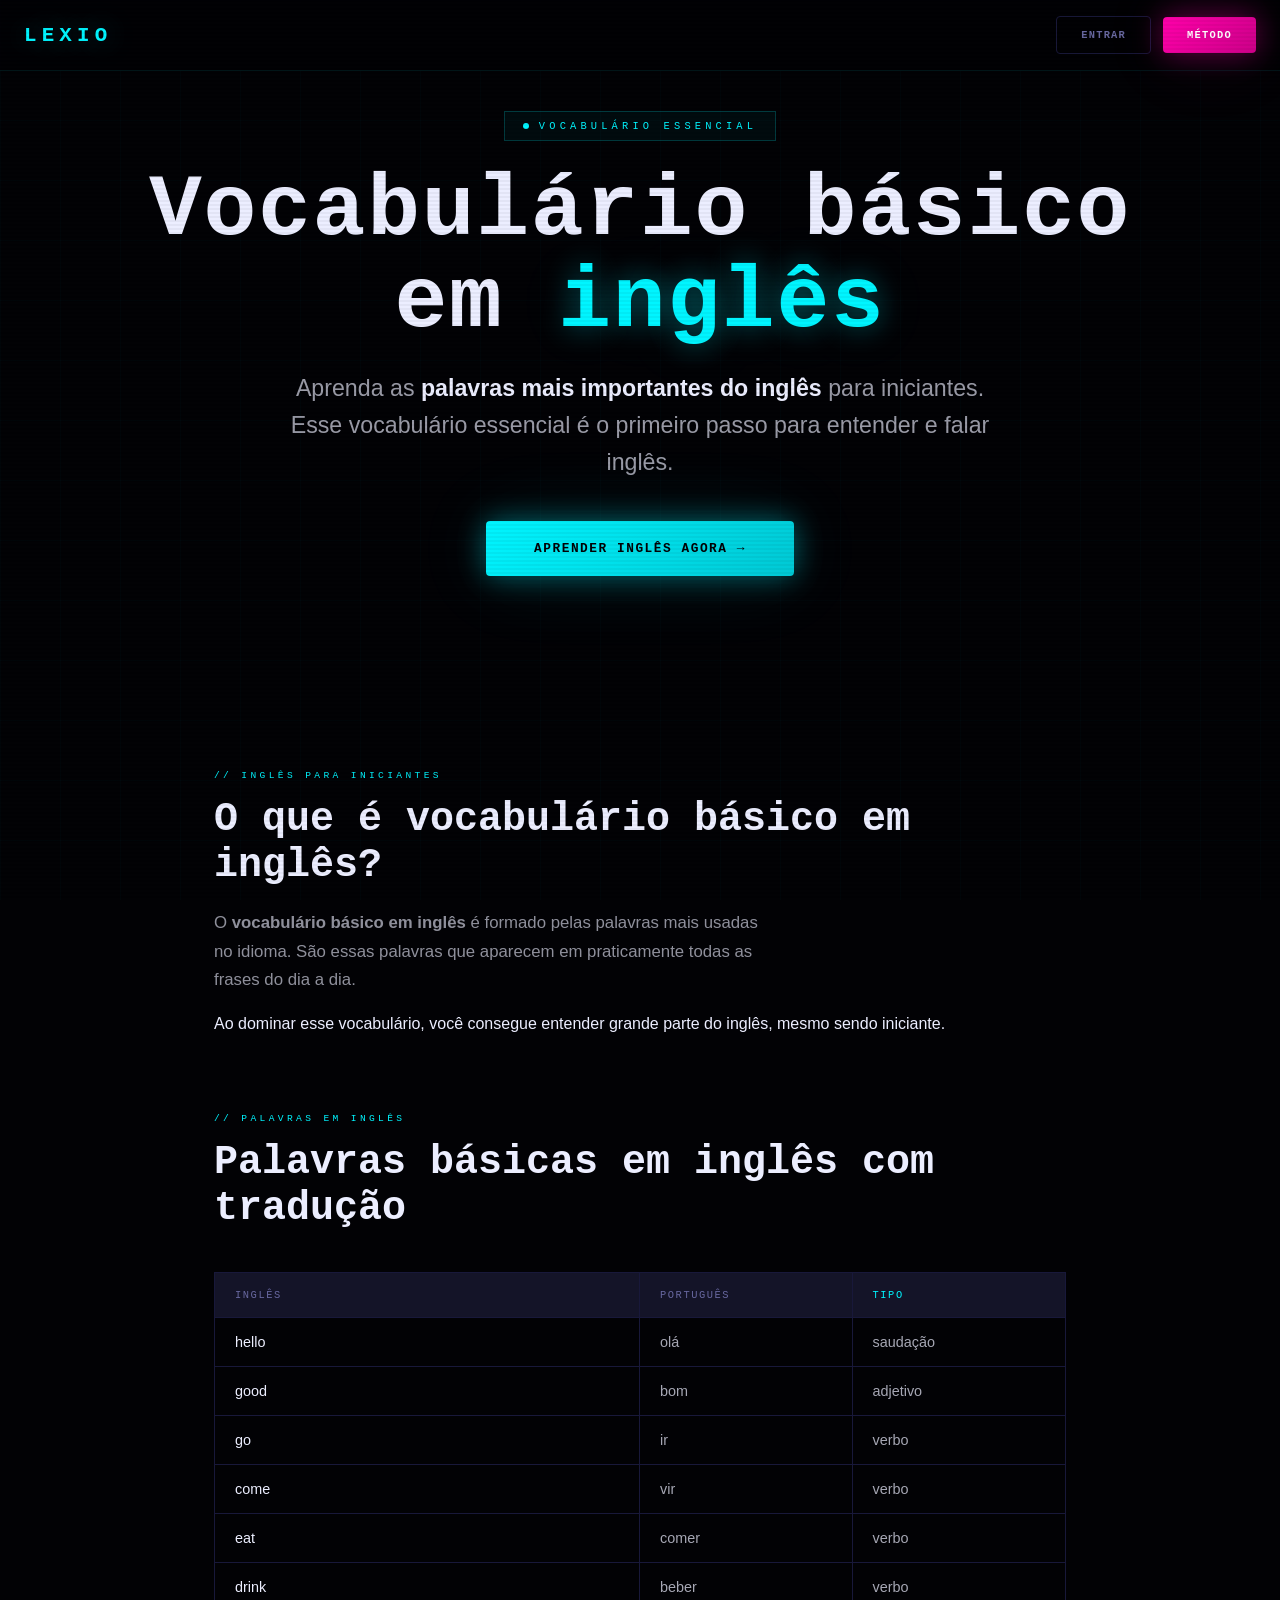
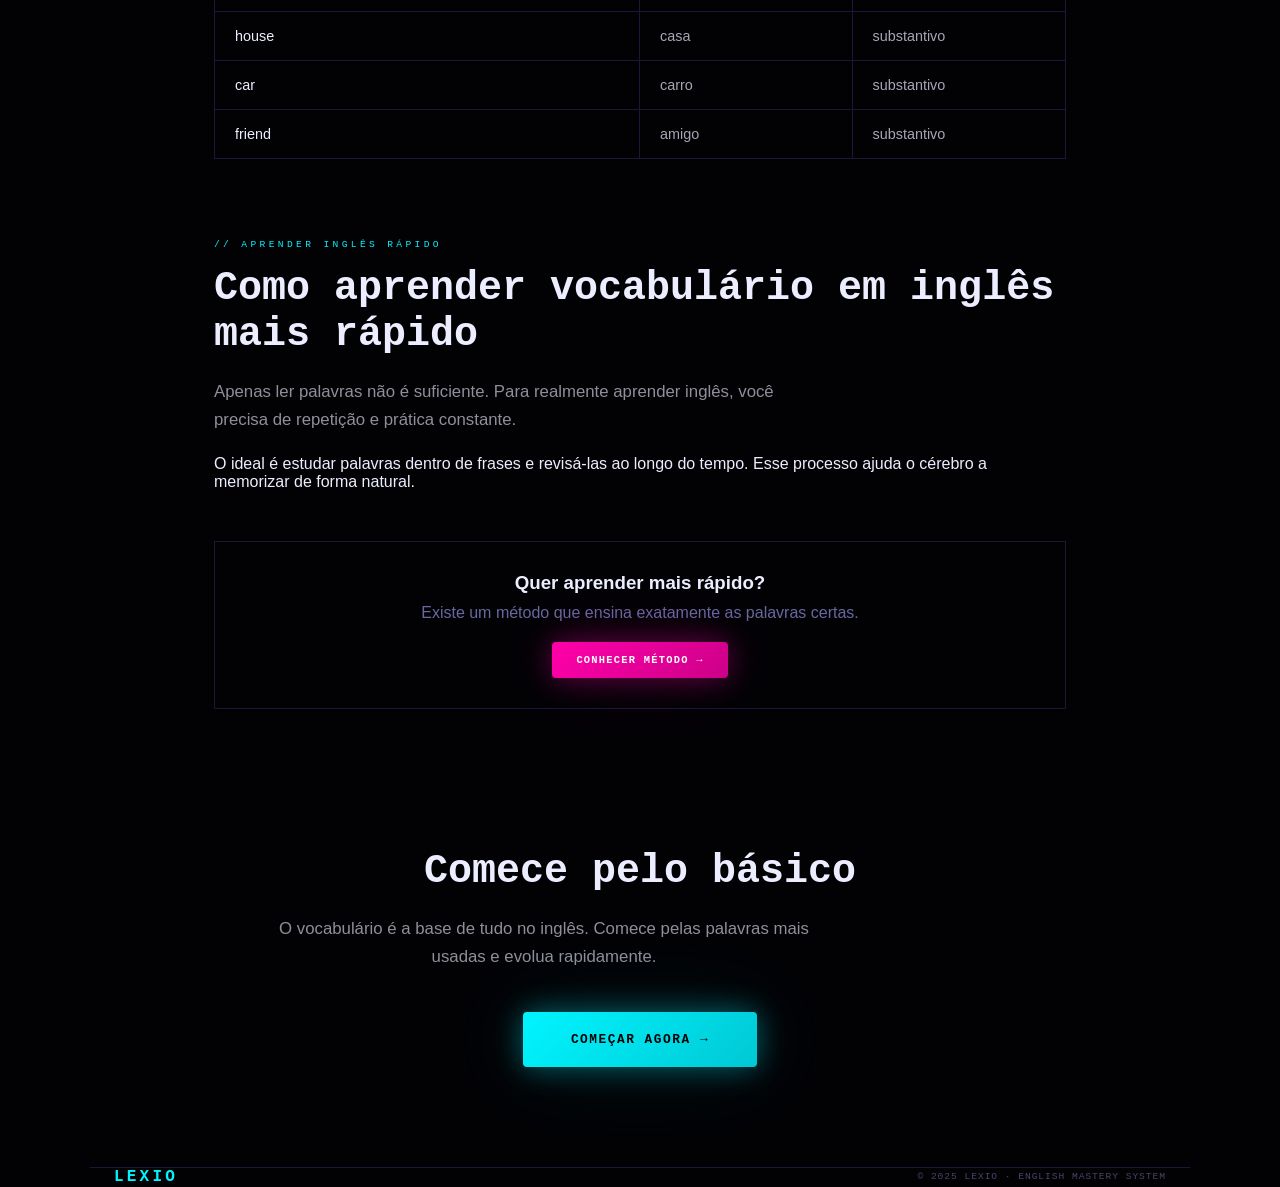
<file: pages/vocabulario-ingles-basico.html>
<!DOCTYPE html>
<html lang="pt-BR">
<head>
    <meta charset="UTF-8">
    <meta name="viewport" content="width=device-width, initial-scale=1.0">
    <meta name="theme-color" content="#020205">

    <!-- SEO -->
    <title>Vocabulário Básico em Inglês | Palavras Essenciais para Iniciantes</title>

    <meta name="description" content="Aprenda o vocabulário básico em inglês com palavras essenciais para iniciantes. Descubra como aprender inglês rápido com as palavras mais usadas do dia a dia.">

    <meta name="robots" content="index, follow">

    <link rel="canonical" href="https://maickon.github.io/LEXIO/vocabulario-ingles-basico.html">

    <meta name="keywords" content="vocabulário básico em inglês, palavras básicas em inglês, inglês para iniciantes vocabulário, aprender inglês básico, palavras em inglês mais usadas, vocabulário essencial inglês">

    <!-- OPEN GRAPH -->
    <meta property="og:type" content="website">
    <meta property="og:title" content="Vocabulário Básico em Inglês para Iniciantes">
    <meta property="og:description" content="Aprenda as palavras essenciais do inglês e comece a entender o idioma.">
    <meta property="og:image" content="https://maickon.github.io/LEXIO/app/icons/og-image.png">
    <meta property="og:url" content="https://maickon.github.io/LEXIO/vocabulario-ingles-basico.html">

    <!-- TWITTER -->
    <meta name="twitter:card" content="summary_large_image">

    <!-- PERFORMANCE -->
    <link rel="preconnect" href="https://fonts.googleapis.com">
    <link rel="preconnect" href="https://fonts.gstatic.com" crossorigin>

    <!-- ICONS -->
    <link rel="icon" href="/app/icons/icon.png" type="image/png">
    <link rel="apple-touch-icon" href="/app/icons/icon.png">

    <!-- SCHEMA -->
    <script type="application/ld+json">
    {
      "@context": "https://schema.org",
      "@type": "Article",
      "headline": "Vocabulário básico em inglês",
      "description": "Lista de palavras essenciais em inglês para iniciantes.",
      "author": {
        "@type": "Organization",
        "name": "LEXIO"
      }
    }
    </script>

    <!-- CSS -->
    <link rel="stylesheet" href="/app/css/landing.css">
</head>

<body>

<div id="grid-bg"></div>
<div id="particles"></div>

<!-- NAV -->
<nav class="z1">
    <a href="https://maickon.github.io/LEXIO/" class="nav-logo">LEXIO</a>
    <div class="nav-actions">
        <a href="https://maickon.github.io/LEXIO/app/" class="btn btn-ghost">ENTRAR</a>
        <a href="https://maickon.github.io/LEXIO/" class="btn btn-magenta">MÉTODO</a>
    </div>
</nav>

<!-- HERO -->
<section class="z1" style="padding:40px 20px 90px;text-align:center">
    <div class="container">

        <div class="hero-eyebrow">
            <span></span> VOCABULÁRIO ESSENCIAL
        </div>

        <h1 class="hero-title">
            Vocabulário básico<br>
            em <span class="accent-c">inglês</span>
        </h1>

        <p class="hero-subtitle" style="max-width:720px;margin:20px auto 0">
            Aprenda as <strong>palavras mais importantes do inglês</strong> para iniciantes.
            Esse vocabulário essencial é o primeiro passo para entender e falar inglês.
        </p>

        <div class="hero-cta" style="justify-content:center;margin-top:40px">
            <a href="https://maickon.github.io/LEXIO/" class="btn btn-cyan btn-xl">
                Aprender inglês agora →
            </a>
        </div>

    </div>
</section>

<!-- INTRO -->
<section class="z1" style="padding:40px 0">
    <div class="container" style="max-width:900px">

        <span class="section-label">// INGLÊS PARA INICIANTES</span>

        <h2 class="section-title">
            O que é vocabulário básico em inglês?
        </h2>

        <p class="section-sub">
            O <strong>vocabulário básico em inglês</strong> é formado pelas palavras mais usadas no idioma.
            São essas palavras que aparecem em praticamente todas as frases do dia a dia.
        </p>

        <p style="margin-top:20px">
            Ao dominar esse vocabulário, você consegue entender grande parte do inglês,
            mesmo sendo iniciante.
        </p>

    </div>
</section>

<!-- LISTA -->
<section class="z1" style="padding:40px 0">
    <div class="container" style="max-width:900px">

        <span class="section-label">// PALAVRAS EM INGLÊS</span>

        <h2 class="section-title">
            Palavras básicas em inglês com tradução
        </h2>

        <div class="compare-table" style="margin-top:40px">

            <div class="compare-header">
                <div>INGLÊS</div>
                <div>PORTUGUÊS</div>
                <div class="lexio-col">TIPO</div>
            </div>

            <div class="compare-row"><div>hello</div><div>olá</div><div class="lexio-col">saudação</div></div>
            <div class="compare-row"><div>good</div><div>bom</div><div class="lexio-col">adjetivo</div></div>
            <div class="compare-row"><div>go</div><div>ir</div><div class="lexio-col">verbo</div></div>
            <div class="compare-row"><div>come</div><div>vir</div><div class="lexio-col">verbo</div></div>
            <div class="compare-row"><div>eat</div><div>comer</div><div class="lexio-col">verbo</div></div>
            <div class="compare-row"><div>drink</div><div>beber</div><div class="lexio-col">verbo</div></div>
            <div class="compare-row"><div>house</div><div>casa</div><div class="lexio-col">substantivo</div></div>
            <div class="compare-row"><div>car</div><div>carro</div><div class="lexio-col">substantivo</div></div>
            <div class="compare-row"><div>friend</div><div>amigo</div><div class="lexio-col">substantivo</div></div>

        </div>

    </div>
</section>

<!-- EXPLICAÇÃO SEO -->
<section class="z1" style="padding:40px 0">
    <div class="container" style="max-width:900px">

        <span class="section-label">// APRENDER INGLÊS RÁPIDO</span>

        <h2 class="section-title">
            Como aprender vocabulário em inglês mais rápido
        </h2>

        <p class="section-sub">
            Apenas ler palavras não é suficiente. Para realmente aprender inglês,
            você precisa de repetição e prática constante.
        </p>

        <p style="margin-top:20px">
            O ideal é estudar palavras dentro de frases e revisá-las ao longo do tempo.
            Esse processo ajuda o cérebro a memorizar de forma natural.
        </p>

        <!-- CTA -->
        <div style="margin-top:50px;padding:30px;border:1px solid var(--border);text-align:center">

            <h3 style="margin-bottom:10px">
                Quer aprender mais rápido?
            </h3>

            <p style="margin-bottom:20px;color:var(--muted2)">
                Existe um método que ensina exatamente as palavras certas.
            </p>

            <a href="https://maickon.github.io/LEXIO/" class="btn btn-magenta">
                Conhecer método →
            </a>

        </div>

    </div>
</section>

<!-- FINAL -->
<section class="z1" style="padding:100px 20px;text-align:center">
    <div class="container" style="max-width:800px">

        <h2 class="section-title">
            Comece pelo básico
        </h2>

        <p class="section-sub">
            O vocabulário é a base de tudo no inglês.
            Comece pelas palavras mais usadas e evolua rapidamente.
        </p>

        <div style="margin-top:40px">
            <a href="https://maickon.github.io/LEXIO/" class="btn btn-cyan btn-xl">
                Começar agora →
            </a>
        </div>

    </div>
</section>

<!-- FOOTER -->
<footer class="z1 container">
    <div class="footer-logo">LEXIO</div>
    <div class="footer-copy">
        © 2025 LEXIO · ENGLISH MASTERY SYSTEM
    </div>
</footer>

</body>
</html>
</file>
<file: app/css/landing.css>
/* ══════════════════════════════════════════════
   TOKENS
══════════════════════════════════════════════ */
:root {
  --bg:       #020205;
  --bg2:      #07070f;
  --panel:    #0e0e1c;
  --panel2:   #141428;
  --cyan:     #00f5ff;
  --cyan2:    #00c8d4;
  --magenta:  #ff00aa;
  --green:    #00ff88;
  --yellow:   #ffdd00;
  --white:    #eceeff;
  --muted:    #454568;
  --muted2:   #6868a0;
  --border:   #18183a;

  --glow-c: 0 0 30px rgba(0,245,255,0.4), 0 0 80px rgba(0,245,255,0.1);
  --glow-m: 0 0 30px rgba(255,0,170,0.4), 0 0 80px rgba(255,0,170,0.1);
  --glow-g: 0 0 30px rgba(0,255,136,0.4), 0 0 80px rgba(0,255,136,0.1);

  --font-d: 'Orbitron', monospace;
  --font-b: 'Rajdhani', sans-serif;
  --font-m: 'Share Tech Mono', monospace;
}

*, *::before, *::after { margin:0; padding:0; box-sizing:border-box; }

html { scroll-behavior: smooth; }

body {
  font-family: var(--font-b);
  background: var(--bg);
  color: var(--white);
  overflow-x: hidden;
  cursor: default;
}

/* ── SCANLINES ── */
body::before {
  content:''; position:fixed; inset:0; z-index:9999; pointer-events:none;
  background: repeating-linear-gradient(0deg, transparent, transparent 2px, rgba(0,0,0,0.04) 2px, rgba(0,0,0,0.04) 4px);
}

/* ── GRID ── */
#grid-bg {
  position:fixed; inset:0; pointer-events:none; z-index:0;
  background-image:
    linear-gradient(rgba(0,245,255,0.02) 1px, transparent 1px),
    linear-gradient(90deg, rgba(0,245,255,0.02) 1px, transparent 1px);
  background-size:60px 60px;
}

/* ── PARTICLES ── */
#particles { position:fixed; inset:0; pointer-events:none; z-index:0; overflow:hidden; }
.p { position:absolute; border-radius:50%; opacity:0; animation:rise linear infinite; }
@keyframes rise {
  0%   { transform:translateY(100vh); opacity:0; }
  10%  { opacity:.7; }
  90%  { opacity:.3; }
  100% { transform:translateY(-10vh); opacity:0; }
}

/* ── SHARED LAYOUT ── */
.z1 { position:relative; z-index:1; }
.container { max-width:1100px; margin:0 auto; padding:0 24px; }

/* ── REVEAL ANIMATION ── */
.reveal {
  opacity:0; transform:translateY(28px);
  transition: opacity 0.7s ease, transform 0.7s ease;
}
.reveal.visible { opacity:1; transform:translateY(0); }

/* ══════════════════════════════════════════════
   NAV
══════════════════════════════════════════════ */
nav {
  position:fixed; top:0; left:0; right:0; z-index:100;
  padding:16px 24px;
  display:flex; align-items:center; justify-content:space-between;
  background:rgba(2,2,5,0.85);
  backdrop-filter:blur(20px);
  border-bottom:1px solid rgba(0,245,255,0.08);
  transition:background 0.3s;
}
.nav-logo {
  font-family:var(--font-d); font-size:1.3rem; font-weight:900;
  color:var(--cyan); text-shadow:var(--glow-c); letter-spacing:0.25em;
  text-decoration:none;
}
.nav-actions { display:flex; gap:12px; align-items:center; }

/* ── BUTTONS ── */
.btn {
  display:inline-flex; align-items:center; justify-content:center; gap:8px;
  padding:12px 24px; border:none; cursor:pointer;
  font-family:var(--font-d); font-size:0.65rem; font-weight:700;
  letter-spacing:0.12em; text-transform:uppercase; text-decoration:none;
  transition:all 0.2s; border-radius:4px;
  position:relative; overflow:hidden;
}
.btn::after {
  content:''; position:absolute; inset:0;
  background:linear-gradient(90deg,transparent,rgba(255,255,255,0.1),transparent);
  transform:translateX(-100%);
}
.btn:hover::after { transition:transform 0.4s; transform:translateX(100%); }
.btn:hover { transform:translateY(-2px); }

.btn-ghost {
  background:transparent; border:1px solid var(--border);
  color:var(--muted2);
}
.btn-ghost:hover { border-color:var(--cyan); color:var(--cyan); }

.btn-cyan {
  background:linear-gradient(135deg,var(--cyan),var(--cyan2));
  color:var(--bg); box-shadow:var(--glow-c);
}
.btn-cyan:hover { box-shadow:0 0 40px rgba(0,245,255,0.6); }

.btn-magenta {
  background:linear-gradient(135deg,var(--magenta),#cc0088);
  color:#fff; box-shadow:var(--glow-m);
}
.btn-magenta:hover { box-shadow:0 0 40px rgba(255,0,170,0.7); }

.btn-lg { padding:18px 40px; font-size:0.75rem; border-radius:4px; }
.btn-xl { padding:20px 48px; font-size:0.8rem; border-radius:4px; }

/* ══════════════════════════════════════════════
   HERO
══════════════════════════════════════════════ */
#hero {
  min-height:100vh;
  display:flex; flex-direction:column; align-items:center; justify-content:center;
  text-align:center; padding:120px 24px 80px;
  position:relative;
  background: radial-gradient(ellipse 80% 60% at 50% 0%, rgba(0,245,255,0.06) 0%, transparent 70%);
}

.hero-eyebrow {
  font-family:var(--font-m); font-size:0.65rem; color:var(--cyan);
  letter-spacing:0.4em; margin-bottom:24px;
  display:inline-flex; align-items:center; gap:10px;
  padding:8px 18px; border:1px solid rgba(0,245,255,0.2);
  background:rgba(0,245,255,0.04);
  animation:fadeDown 0.8s ease both;
}
.hero-eyebrow span { display:inline-block; width:6px; height:6px; background:var(--cyan); border-radius:50%; animation:blink 1.2s ease-in-out infinite; }
@keyframes blink { 0%,100%{opacity:1} 50%{opacity:0.1} }
@keyframes fadeDown { from{opacity:0;transform:translateY(-12px)} to{opacity:1;transform:translateY(0)} }

.hero-title {
  font-family:var(--font-d);
  font-size:clamp(2.2rem,7vw,5.5rem);
  font-weight:900; line-height:1.05;
  letter-spacing:0.02em;
  margin-bottom:8px;
  animation:fadeUp 0.8s 0.15s ease both;
}
@keyframes fadeUp { from{opacity:0;transform:translateY(20px)} to{opacity:1;transform:translateY(0)} }

.hero-title .accent-c { color:var(--cyan); text-shadow:var(--glow-c); }
.hero-title .accent-m { color:var(--magenta); text-shadow:var(--glow-m); }

.hero-subtitle {
  font-size:clamp(1.1rem,2.5vw,1.45rem); font-weight:400;
  color:rgba(236,238,255,0.65); max-width:680px;
  line-height:1.6; margin:20px auto 48px;
  animation:fadeUp 0.8s 0.3s ease both;
}
.hero-subtitle strong { color:var(--white); font-weight:600; }

.hero-cta {
  display:flex; gap:16px; justify-content:center; flex-wrap:wrap;
  animation:fadeUp 0.8s 0.45s ease both;
  margin-bottom:64px;
}

/* ── HERO STATS ── */
.hero-stats {
  display:flex; gap:0; flex-wrap:wrap; justify-content:center;
  border:1px solid var(--border);
  background:var(--panel);
  animation:fadeUp 0.8s 0.6s ease both;
  max-width:700px; width:100%;
}
.hero-stat {
  flex:1; min-width:140px; padding:20px 24px;
  border-right:1px solid var(--border);
  text-align:center;
}
.hero-stat:last-child { border-right:none; }
.hero-stat-num {
  font-family:var(--font-d); font-size:1.8rem; font-weight:900;
  color:var(--cyan); text-shadow:var(--glow-c); line-height:1;
  margin-bottom:6px;
}
.hero-stat-label {
  font-family:var(--font-m); font-size:0.6rem; color:var(--muted2);
  letter-spacing:0.15em; line-height:1.4;
}

/* ── SCROLL INDICATOR ── */
.scroll-hint {
  position:absolute; bottom:32px; left:50%;
  transform:translateX(-50%);
  display:flex; flex-direction:column; align-items:center; gap:6px;
  font-family:var(--font-m); font-size:0.55rem; color:var(--muted);
  letter-spacing:0.2em; animation:bounce 2s ease-in-out infinite;
}
@keyframes bounce { 0%,100%{transform:translateX(-50%) translateY(0)} 50%{transform:translateX(-50%) translateY(6px)} }
.scroll-arrow { width:20px; height:20px; border-right:2px solid var(--muted); border-bottom:2px solid var(--muted); transform:rotate(45deg); }

/* ══════════════════════════════════════════════
   SCIENCE SECTION
══════════════════════════════════════════════ */
#science {
  padding:100px 0;
  background: linear-gradient(180deg, var(--bg) 0%, var(--bg2) 50%, var(--bg) 100%);
}

.section-label {
  font-family:var(--font-m); font-size:0.6rem; color:var(--cyan);
  letter-spacing:0.35em; margin-bottom:16px; display:block;
}
.section-title {
  font-family:var(--font-d); font-size:clamp(1.5rem,4vw,2.5rem); font-weight:700;
  line-height:1.15; margin-bottom:20px;
}
.section-sub {
  font-size:1.05rem; color:rgba(236,238,255,0.6); line-height:1.7;
  max-width:560px;
}

.science-grid {
  display:grid; grid-template-columns:1fr 1fr; gap:24px; margin-top:60px;
}

.research-card {
  background:var(--panel); border:1px solid var(--border);
  padding:28px 28px 24px;
  position:relative; overflow:hidden;
  transition:transform 0.2s, border-color 0.2s;
}
.research-card:hover { transform:translateY(-4px); border-color:var(--cyan); }
.research-card::before {
  content:''; position:absolute; top:0; left:0; right:0; height:2px;
}
.rc-cyan::before  { background:linear-gradient(90deg,var(--cyan),transparent); }
.rc-mag::before   { background:linear-gradient(90deg,var(--magenta),transparent); }
.rc-green::before { background:linear-gradient(90deg,var(--green),transparent); }
.rc-yellow::before{ background:linear-gradient(90deg,var(--yellow),transparent); }

.research-source {
  font-family:var(--font-m); font-size:0.58rem; color:var(--muted2);
  letter-spacing:0.15em; margin-bottom:14px;
  display:flex; align-items:center; gap:8px;
}
.research-source::before { content:''; width:16px; height:1px; background:var(--muted); }

.research-stat {
  font-family:var(--font-d); font-size:2.4rem; font-weight:900;
  line-height:1; margin-bottom:8px;
}
.rc-cyan .research-stat  { color:var(--cyan); }
.rc-mag .research-stat   { color:var(--magenta); }
.rc-green .research-stat { color:var(--green); }
.rc-yellow .research-stat{ color:var(--yellow); }

.research-text {
  font-size:0.95rem; color:rgba(236,238,255,0.7); line-height:1.6;
}
.research-text strong { color:var(--white); }

/* ── ZIPF VISUAL ── */
.zipf-visual {
  margin-top:60px; padding:36px;
  background:var(--panel); border:1px solid var(--border);
  position:relative;
}
.zipf-title {
  font-family:var(--font-m); font-size:0.65rem; color:var(--cyan);
  letter-spacing:0.2em; margin-bottom:28px; text-align:center;
}
.zipf-bars { display:flex; align-items:flex-end; gap:3px; height:120px; }
.zipf-bar {
  flex:1; background:linear-gradient(180deg,var(--cyan),rgba(0,245,255,0.2));
  border-radius:2px 2px 0 0; position:relative;
  transition:opacity 0.2s;
}
.zipf-bar:hover { opacity:0.8; }
.zipf-labels {
  display:flex; justify-content:space-between;
  font-family:var(--font-m); font-size:0.55rem; color:var(--muted2);
  margin-top:8px; padding-top:8px; border-top:1px solid var(--border);
}
.zipf-annotation {
  display:flex; gap:24px; margin-top:20px; flex-wrap:wrap;
}
.zipf-ann-item {
  display:flex; align-items:center; gap:8px;
  font-family:var(--font-m); font-size:0.6rem; color:var(--muted2);
}
.zipf-dot { width:10px; height:10px; border-radius:50%; }

/* ══════════════════════════════════════════════
   HOW IT WORKS
══════════════════════════════════════════════ */
#how { padding:100px 0; }

.how-grid {
  display:grid; grid-template-columns:repeat(3,1fr); gap:2px;
  margin-top:60px; border:1px solid var(--border);
}
.how-step {
  background:var(--panel); padding:36px 28px;
  border-right:1px solid var(--border);
  position:relative; overflow:hidden;
  transition:background 0.2s;
}
.how-step:last-child { border-right:none; }
.how-step:hover { background:var(--panel2); }
.how-step-num {
  font-family:var(--font-d); font-size:4rem; font-weight:900;
  color:rgba(0,245,255,0.06); position:absolute; top:16px; right:20px;
  line-height:1;
}
.how-icon {
  width:48px; height:48px; border-radius:4px; margin-bottom:20px;
  display:flex; align-items:center; justify-content:center;
  font-size:1.4rem;
}
.hi-cyan    { background:rgba(0,245,255,0.1); border:1px solid rgba(0,245,255,0.2); }
.hi-mag     { background:rgba(255,0,170,0.1); border:1px solid rgba(255,0,170,0.2); }
.hi-green   { background:rgba(0,255,136,0.1); border:1px solid rgba(0,255,136,0.2); }
.hi-yellow  { background:rgba(255,221,0,0.1);  border:1px solid rgba(255,221,0,0.2); }
.hi-orange  { background:rgba(255,107,0,0.1);  border:1px solid rgba(255,107,0,0.2); }
.hi-white   { background:rgba(236,238,255,0.05); border:1px solid rgba(236,238,255,0.1); }

.how-title {
  font-family:var(--font-d); font-size:0.8rem; font-weight:700;
  color:var(--white); letter-spacing:0.08em; margin-bottom:12px;
}
.how-text { font-size:0.9rem; color:rgba(236,238,255,0.6); line-height:1.65; }
.how-text strong { color:var(--cyan); font-weight:600; }

/* ══════════════════════════════════════════════
   TIMELINE
══════════════════════════════════════════════ */
#timeline { padding:100px 0; background:var(--bg2); }

.timeline-wrap { margin-top:60px; position:relative; }
.timeline-line {
  position:absolute; left:50%; top:0; bottom:0; width:1px;
  background:linear-gradient(180deg, transparent, var(--cyan), var(--magenta), transparent);
  transform:translateX(-50%);
}
.timeline-row {
  display:flex; align-items:flex-start; gap:40px; margin-bottom:48px;
  position:relative;
}
.timeline-row.right { flex-direction:row-reverse; }
.timeline-card {
  flex:1; background:var(--panel); border:1px solid var(--border);
  padding:24px 28px; max-width:440px;
  position:relative; transition:border-color 0.2s;
}
.timeline-card:hover { border-color:var(--cyan); }
.timeline-dot {
  width:14px; height:14px; border-radius:50%;
  background:var(--cyan); box-shadow:var(--glow-c);
  flex-shrink:0; margin-top:20px;
  position:relative; z-index:1;
}
.timeline-row.right .timeline-dot { background:var(--magenta); box-shadow:var(--glow-m); }
.tl-week {
  font-family:var(--font-m); font-size:0.6rem; color:var(--cyan);
  letter-spacing:0.2em; margin-bottom:8px;
}
.timeline-row.right .tl-week { color:var(--magenta); }
.tl-title {
  font-family:var(--font-d); font-size:0.85rem; font-weight:700;
  margin-bottom:8px;
}
.tl-text { font-size:0.9rem; color:rgba(236,238,255,0.65); line-height:1.6; }
.tl-badge {
  display:inline-block; margin-top:10px; padding:4px 12px;
  border-radius:2px;
  font-family:var(--font-m); font-size:0.6rem; letter-spacing:0.1em;
}
.badge-cyan   { background:rgba(0,245,255,0.1); color:var(--cyan); border:1px solid rgba(0,245,255,0.2); }
.badge-green  { background:rgba(0,255,136,0.1); color:var(--green); border:1px solid rgba(0,255,136,0.2); }
.badge-mag    { background:rgba(255,0,170,0.1); color:var(--magenta); border:1px solid rgba(255,0,170,0.2); }
.badge-yellow { background:rgba(255,221,0,0.1); color:var(--yellow); border:1px solid rgba(255,221,0,0.2); }

/* ══════════════════════════════════════════════
   TECHNIQUES
══════════════════════════════════════════════ */
#techniques { padding:100px 0; }

.tech-grid {
  display:grid; grid-template-columns:repeat(2,1fr); gap:16px; margin-top:60px;
}
.tech-card {
  background:var(--panel); border:1px solid var(--border);
  padding:28px; position:relative; overflow:hidden;
  transition:all 0.25s;
}
.tech-card:hover { border-color:var(--cyan); transform:translateY(-3px); }
.tech-card::after {
  content:''; position:absolute; inset:0;
  background:radial-gradient(circle at 100% 0%, rgba(0,245,255,0.04) 0%, transparent 60%);
  pointer-events:none;
}
.tech-header { display:flex; align-items:flex-start; gap:16px; margin-bottom:14px; }
.tech-icon-box {
  width:44px; height:44px; flex-shrink:0;
  display:flex; align-items:center; justify-content:center;
  font-size:1.3rem;
  background:var(--panel2); border:1px solid var(--border);
}
.tech-name {
  font-family:var(--font-d); font-size:0.75rem; font-weight:700;
  color:var(--white); letter-spacing:0.08em; margin-bottom:4px;
}
.tech-source {
  font-family:var(--font-m); font-size:0.55rem; color:var(--muted2);
  letter-spacing:0.1em;
}
.tech-desc { font-size:0.9rem; color:rgba(236,238,255,0.65); line-height:1.65; }
.tech-desc strong { color:var(--cyan); }
.tech-result {
  margin-top:14px; padding:10px 14px;
  background:rgba(0,245,255,0.04); border-left:3px solid var(--cyan);
  font-family:var(--font-m); font-size:0.65rem; color:var(--cyan);
  letter-spacing:0.05em; line-height:1.5;
}

/* ══════════════════════════════════════════════
   TESTIMONIALS / COMPARISONS
══════════════════════════════════════════════ */
#compare { padding:100px 0; background:var(--bg2); }

.compare-table {
  margin-top:60px; border:1px solid var(--border); overflow:hidden;
}
.compare-header {
  display:grid; grid-template-columns:2fr 1fr 1fr;
  background:var(--panel2);
  border-bottom:1px solid var(--border);
}
.compare-header div {
  padding:16px 20px;
  font-family:var(--font-m); font-size:0.65rem; letter-spacing:0.15em; color:var(--muted2);
  border-right:1px solid var(--border);
}
.compare-header div:last-child { border-right:none; }
.compare-header .lexio-col { color:var(--cyan); }

.compare-row {
  display:grid; grid-template-columns:2fr 1fr 1fr;
  border-bottom:1px solid var(--border);
  transition:background 0.15s;
}
.compare-row:last-child { border-bottom:none; }
.compare-row:hover { background:rgba(0,245,255,0.02); }
.compare-row > div {
  padding:16px 20px;
  border-right:1px solid var(--border);
  font-size:0.9rem; color:rgba(236,238,255,0.7);
  display:flex; align-items:center;
}
.compare-row > div:last-child { border-right:none; }
.compare-row > div:first-child { color:var(--white); font-weight:500; }
.check { color:var(--green); font-size:1.1rem; }
.cross { color:var(--muted); font-size:1.1rem; }
.partial { color:var(--yellow); font-size:0.8rem; font-family:var(--font-m); }

/* ══════════════════════════════════════════════
   PRICING
══════════════════════════════════════════════ */
#pricing {
  padding:100px 0;
  background: radial-gradient(ellipse 70% 50% at 50% 50%, rgba(255,0,170,0.05) 0%, transparent 70%);
}

.pricing-card {
  max-width:500px; margin:60px auto 0;
  background:var(--panel);
  border:1px solid var(--border);
  position:relative; overflow:hidden;
}
.pricing-card::before {
  content:''; position:absolute; top:0; left:0; right:0; height:3px;
  background:linear-gradient(90deg, var(--cyan), var(--magenta), var(--cyan));
  background-size:200%; animation:shift 4s linear infinite;
}
@keyframes shift { 0%{background-position:200% 0} 100%{background-position:-200% 0} }

.pricing-badge {
  position:absolute; top:20px; right:20px;
  background:rgba(0,255,136,0.1); border:1px solid rgba(0,255,136,0.3);
  color:var(--green); font-family:var(--font-m); font-size:0.6rem;
  padding:5px 12px; letter-spacing:0.15em;
}

.pricing-head { padding:36px 36px 28px; border-bottom:1px solid var(--border); }
.pricing-plan {
  font-family:var(--font-m); font-size:0.6rem; color:var(--muted2);
  letter-spacing:0.3em; margin-bottom:16px;
}
.pricing-price {
  display:flex; align-items:baseline; gap:6px; margin-bottom:8px;
}
.price-currency {
  font-family:var(--font-d); font-size:1.2rem; color:var(--muted2);
}
.price-value {
  font-family:var(--font-d); font-size:4rem; font-weight:900;
  color:var(--cyan); text-shadow:var(--glow-c); line-height:1;
}
.price-period {
  font-family:var(--font-m); font-size:0.7rem; color:var(--muted2);
}
.pricing-tagline { font-size:0.95rem; color:rgba(236,238,255,0.6); }

.pricing-features { padding:28px 36px; border-bottom:1px solid var(--border); }
.feature-item {
  display:flex; align-items:flex-start; gap:12px;
  margin-bottom:14px; font-size:0.92rem;
  color:rgba(236,238,255,0.8); line-height:1.5;
}
.feature-item:last-child { margin-bottom:0; }
.feature-check { color:var(--green); font-size:1rem; flex-shrink:0; margin-top:1px; }

.pricing-cta { padding:28px 36px; }
.pricing-guarantee {
  text-align:center; margin-top:16px;
  font-family:var(--font-m); font-size:0.6rem; color:var(--muted2);
  letter-spacing:0.1em; line-height:1.6;
}

/* ══════════════════════════════════════════════
   FAQ
══════════════════════════════════════════════ */
#faq { padding:80px 0; }

.faq-grid { max-width:720px; margin:48px auto 0; }
.faq-item {
  border-bottom:1px solid var(--border); cursor:pointer;
}
.faq-q {
  padding:20px 0; display:flex; justify-content:space-between; align-items:center;
  font-size:1rem; font-weight:600; color:var(--white);
  transition:color 0.2s; user-select:none;
}
.faq-q:hover { color:var(--cyan); }
.faq-arrow {
  font-family:var(--font-m); font-size:0.8rem; color:var(--muted2);
  transition:transform 0.3s;
}
.faq-item.open .faq-arrow { transform:rotate(180deg); color:var(--cyan); }
.faq-a {
  max-height:0; overflow:hidden; transition:max-height 0.4s ease;
  font-size:0.92rem; color:rgba(236,238,255,0.65); line-height:1.7;
}
.faq-a.open { max-height:300px; padding-bottom:20px; }

/* ══════════════════════════════════════════════
   CTA FINAL
══════════════════════════════════════════════ */
#cta-final {
  padding:120px 24px;
  text-align:center;
  background:radial-gradient(ellipse 60% 40% at 50% 50%, rgba(0,245,255,0.07) 0%, transparent 70%);
}
.cta-title {
  font-family:var(--font-d); font-size:clamp(1.8rem,5vw,3.5rem);
  font-weight:900; line-height:1.1; margin-bottom:20px;
}
.cta-sub {
  font-size:1.1rem; color:rgba(236,238,255,0.6);
  max-width:520px; margin:0 auto 48px; line-height:1.6;
}
.cta-buttons { display:flex; gap:16px; justify-content:center; flex-wrap:wrap; }

/* ══════════════════════════════════════════════
   FOOTER
══════════════════════════════════════════════ */
footer {
  padding:32px 24px;
  border-top:1px solid var(--border);
  display:flex; align-items:center; justify-content:space-between; flex-wrap:wrap; gap:16px;
}
.footer-logo {
  font-family:var(--font-d); font-size:1rem; font-weight:900;
  color:var(--cyan); letter-spacing:0.2em;
}
.footer-copy {
  font-family:var(--font-m); font-size:0.6rem; color:var(--muted);
  letter-spacing:0.1em;
}

/* ══════════════════════════════════════════════
   RESPONSIVE
══════════════════════════════════════════════ */
@media (max-width:768px) {
  .science-grid  { grid-template-columns:1fr; }
  .how-grid      { grid-template-columns:1fr; }
  .how-step      { border-right:none; border-bottom:1px solid var(--border); }
  .tech-grid     { grid-template-columns:1fr; }
  .compare-row > div:first-child { font-size:0.82rem; }
  .timeline-line { display:none; }
  .timeline-row, .timeline-row.right { flex-direction:column; gap:12px; }
  .timeline-dot  { display:none; }
  .timeline-card { max-width:100%; }
  .pricing-head, .pricing-features, .pricing-cta { padding-left:24px; padding-right:24px; }
  .price-value   { font-size:3rem; }
  .hero-stats    { flex-direction:column; }
  .hero-stat     { border-right:none; border-bottom:1px solid var(--border); }
  .hero-stat:last-child { border-bottom:none; }
  .compare-table { font-size:0.82rem; }
  .compare-header div, .compare-row > div { padding:12px 14px; }
}
</file>
<file: app/css/style.css>
/* ═══════════════════════════════════════════════════
   LEXIO — STYLESHEET
   Mobile-first · Dark Neon Gamer · App-like
═══════════════════════════════════════════════════ */

@import url('https://fonts.googleapis.com/css2?family=Orbitron:wght@400;700;900&family=Rajdhani:wght@300;400;500;600;700&family=Share+Tech+Mono&display=swap');

/* ── TOKENS ── */
:root {
  --bg:        #050508;
  --bg2:       #09090f;
  --bg3:       #0d0d18;
  --panel:     #111120;
  --panel2:    #181830;
  --panel3:    #1e1e38;
  --cyan:      #00f5ff;
  --cyan2:     #00c8d4;
  --cyan3:     rgba(0,245,255,0.08);
  --magenta:   #ff00aa;
  --magenta2:  #cc0088;
  --green:     #00ff88;
  --green2:    #00cc6a;
  --yellow:    #ffdd00;
  --orange:    #ff6b00;
  --white:     #e8eaf6;
  --muted:     #4a4a70;
  --muted2:    #9999bd;
  --border:    #1c1c35;
  --border2:   #252545;
  --radius:    12px;
  --radius-sm: 8px;
  --safe-top:    env(safe-area-inset-top, 0px);
  --safe-bottom: env(safe-area-inset-bottom, 0px);

  --glow-cyan:    0 0 20px rgba(0,245,255,0.35), 0 0 50px rgba(0,245,255,0.1);
  --glow-magenta: 0 0 20px rgba(255,0,170,0.35), 0 0 50px rgba(255,0,170,0.1);
  --glow-green:   0 0 20px rgba(0,255,136,0.35), 0 0 50px rgba(0,255,136,0.1);

  --font-display: 'Orbitron', monospace;
  --font-body:    'Rajdhani', sans-serif;
  --font-mono:    'Share Tech Mono', monospace;
}

/* ── RESET ── */
*, *::before, *::after { margin:0; padding:0; box-sizing:border-box; -webkit-tap-highlight-color:transparent; }
html { height:100%; overflow:hidden; }
body {
  font-family: var(--font-body);
  background: var(--bg);
  color: var(--white);
  height: 100%;
  overflow: hidden;
  -webkit-font-smoothing: antialiased;
  user-select: none;
}

/* ── SCANLINES ── */
body::before {
  content:'';
  position:fixed; inset:0; z-index:9998; pointer-events:none;
  background: repeating-linear-gradient(0deg, transparent, transparent 2px, rgba(0,0,0,0.06) 2px, rgba(0,0,0,0.06) 4px);
}

/* ── GRID BG ── */
#grid-bg {
  position:fixed; inset:0; pointer-events:none; z-index:0;
  background-image:
    linear-gradient(rgba(0,245,255,0.025) 1px, transparent 1px),
    linear-gradient(90deg, rgba(0,245,255,0.025) 1px, transparent 1px);
  background-size: 50px 50px;
}

/* ── PARTICLES ── */
#particles { position:fixed; inset:0; pointer-events:none; z-index:0; overflow:hidden; }
.particle {
  position:absolute; border-radius:50%; opacity:0;
  animation: floatUp linear infinite;
}
@keyframes floatUp {
  0%   { transform:translateY(105vh) scale(0); opacity:0; }
  8%   { opacity:0.8; }
  92%  { opacity:0.4; }
  100% { transform:translateY(-5vh) scale(1); opacity:0; }
}

/* ═══════════════════════════════════════════════════
   APP SHELL
═══════════════════════════════════════════════════ */
#app {
  position:relative; z-index:1;
  height:100vh; height:100dvh;
  display:flex; flex-direction:column;
  overflow:hidden;
}

/* ── STATUS BAR SPACER (iOS) ── */
.status-bar {
  height: var(--safe-top);
  background: var(--bg);
  flex-shrink:0;
}

/* ── SCREENS ── */
.screen {
  display:none; flex-direction:column;
  flex:1; overflow:hidden;
  animation: screenIn 0.3s cubic-bezier(0.16,1,0.3,1);
}
.screen.active { display:flex; }
@keyframes screenIn {
  from { opacity:0; transform:translateY(12px); }
  to   { opacity:1; transform:translateY(0); }
}

/* ═══════════════════════════════════════════════════
   LOGIN SCREEN
═══════════════════════════════════════════════════ */
#screen-login {
  align-items:center; justify-content:center;
  padding:24px; gap:0;
  background: radial-gradient(ellipse at 50% 0%, rgba(0,245,255,0.06) 0%, transparent 60%);
}

.login-glow-ring {
  width:120px; height:120px;
  border-radius:50%;
  border:2px solid var(--cyan);
  box-shadow: var(--glow-cyan), inset 0 0 30px rgba(0,245,255,0.1);
  display:flex; align-items:center; justify-content:center;
  margin-bottom:24px;
  animation: ringPulse 3s ease-in-out infinite;
}
@keyframes ringPulse {
  0%,100% { box-shadow:var(--glow-cyan), inset 0 0 30px rgba(0,245,255,0.1); }
  50%      { box-shadow:0 0 40px rgba(0,245,255,0.7), 0 0 80px rgba(0,245,255,0.2), inset 0 0 40px rgba(0,245,255,0.2); }
}

.login-logo {
  font-family: var(--font-display);
  font-size: 2.8rem; font-weight:900;
  color: var(--cyan);
  text-shadow: var(--glow-cyan);
  letter-spacing:0.3em;
}

.login-tagline {
  font-family: var(--font-mono);
  font-size:0.65rem; color:var(--muted2);
  letter-spacing:0.25em; text-align:center;
  margin-bottom:40px; margin-top:4px;
}

.login-card {
  width:100%; max-width:380px;
  background:var(--panel);
  border:1px solid var(--border);
  border-radius:var(--radius);
  padding:28px 24px;
  position:relative; overflow:hidden;
}
.login-card::before {
  content:'';
  position:absolute; top:0; left:0; right:0; height:2px;
  background:linear-gradient(90deg, transparent, var(--cyan), transparent);
  box-shadow:var(--glow-cyan);
}

.field { margin-bottom:18px; }
.field label {
  display:block;
  font-family:var(--font-mono); font-size:0.6rem;
  color:var(--cyan); letter-spacing:0.2em; margin-bottom:8px;
}
.field input {
  width:100%;
  background:var(--bg3);
  border:1px solid var(--border2);
  border-radius:var(--radius-sm);
  color:var(--white);
  font-family:var(--font-body); font-size:1rem;
  padding:14px 16px; outline:none;
  transition:all 0.25s;
  -webkit-appearance:none;
}
.field input:focus {
  border-color:var(--cyan);
  box-shadow:0 0 0 3px rgba(0,245,255,0.12);
  background:var(--panel2);
}

/* ── BUTTONS ── */
.btn {
  display:inline-flex; align-items:center; justify-content:center; gap:8px;
  padding:14px 24px; border:none; cursor:pointer;
  font-family:var(--font-display); font-size:0.7rem; font-weight:700;
  letter-spacing:0.12em; text-transform:uppercase;
  border-radius:var(--radius-sm);
  transition:all 0.2s; position:relative; overflow:hidden;
  -webkit-appearance:none; touch-action:manipulation;
}
.btn::after {
  content:''; position:absolute; inset:0;
  background:linear-gradient(90deg, transparent, rgba(255,255,255,0.08), transparent);
  transform:translateX(-100%);
}
.btn:active::after { transition:transform 0.3s; transform:translateX(100%); }
.btn:active { transform:scale(0.97); }

.btn-full { width:100%; }

.btn-cyan {
  background:linear-gradient(135deg, var(--cyan), var(--cyan2));
  color:var(--bg); box-shadow:var(--glow-cyan);
}
.btn-cyan:active { box-shadow:0 0 30px rgba(0,245,255,0.5); }

.btn-magenta {
  background:linear-gradient(135deg, var(--magenta), var(--magenta2));
  color:#fff; box-shadow:var(--glow-magenta);
}

.btn-green {
  background:linear-gradient(135deg, var(--green), var(--green2));
  color:var(--bg); box-shadow:var(--glow-green);
}

.btn-ghost {
  background:transparent; border:1px solid var(--border2);
  color:var(--muted2);
}
.btn-ghost:active { border-color:var(--cyan); color:var(--cyan); }

.btn-icon {
  width:48px; height:48px; padding:0; border-radius:50%;
  flex-shrink:0;
}
.btn-icon-lg {
  width:64px; height:64px; padding:0; border-radius:50%;
}

.login-hint {
  text-align:center; margin-top:14px;
  font-family:var(--font-mono); font-size:0.6rem; color:var(--muted);
}

/* ═══════════════════════════════════════════════════
   MAIN APP LAYOUT
═══════════════════════════════════════════════════ */
#screen-main {
  background: var(--bg2);
}

/* ── TOP BAR ── */
.topbar {
  display:flex; align-items:center; justify-content:space-between;
  padding:12px 20px;
  background:var(--panel);
  border-bottom:1px solid var(--border);
  flex-shrink:0; position:relative; z-index:10;
}
.topbar-logo {
  font-family:var(--font-display); font-size:1.1rem; font-weight:900;
  color:var(--cyan); text-shadow:var(--glow-cyan); letter-spacing:0.2em;
}
.topbar-stats {
  display:flex; gap:16px; align-items:center;
}
.topbar-stat {
  font-family:var(--font-mono); font-size:0.65rem;
  color:var(--muted2); text-align:center;
}
.topbar-stat strong { display:block; color:var(--cyan); font-size:0.85rem; }

/* ── PAGE CONTENT ── */
.page-content {
  flex:1; overflow-y:auto; overflow-x:hidden;
  -webkit-overflow-scrolling:touch;
  padding-bottom: calc(72px + var(--safe-bottom));
}
.page-content::-webkit-scrollbar { display:none; }

/* ── BOTTOM NAV ── */
.bottom-nav {
  display:flex;
  background:var(--panel);
  border-top:1px solid var(--border);
  flex-shrink:0;
  padding-bottom:var(--safe-bottom);
  position:relative; z-index:10;
}
.bottom-nav::before {
  content:''; position:absolute; top:0; left:0; right:0; height:1px;
  background:linear-gradient(90deg, transparent, var(--cyan), var(--magenta), var(--cyan), transparent);
  opacity:0.4;
}
.nav-btn {
  flex:1; display:flex; flex-direction:column;
  align-items:center; justify-content:center;
  padding:10px 4px; gap:4px;
  background:none; border:none; cursor:pointer;
  color:var(--muted); transition:all 0.2s;
  font-family:var(--font-mono); font-size:0.55rem;
  letter-spacing:0.1em; text-transform:uppercase;
  -webkit-tap-highlight-color:transparent;
  touch-action:manipulation;
}
.nav-btn svg { width:22px; height:22px; transition:all 0.2s; }
.nav-btn.active { color:var(--cyan); }
.nav-btn.active svg { filter:drop-shadow(0 0 6px var(--cyan)); }
.nav-btn:active { opacity:0.7; }

/* ── SPEED PILL ── */
.speed-pill {
  display:flex; align-items:center; gap:4px;
  background:var(--panel2); border:1px solid var(--border2);
  border-radius:20px; padding:4px;
}
.speed-opt {
  font-family:var(--font-mono); font-size:0.6rem;
  color:var(--muted2); padding:4px 10px; border-radius:16px;
  cursor:pointer; transition:all 0.2s; border:none; background:none;
  touch-action:manipulation;
}
.speed-opt.active {
  background:var(--cyan); color:var(--bg); font-weight:700;
}

/* ═══════════════════════════════════════════════════
   EVOLUTION PAGE
═══════════════════════════════════════════════════ */
.evo-wrap { padding:20px 16px; }

.evo-header {
  background:var(--panel);
  border:1px solid var(--border);
  border-radius:var(--radius);
  padding:24px 20px; margin-bottom:10px;
  position:relative; overflow:hidden;
}
.evo-header::before {
  content:'';position:absolute;top:0;left:0;right:0;height:2px;
  background:linear-gradient(90deg,var(--cyan),var(--magenta));
}
.evo-header-top {
  display:flex; align-items:center; justify-content:space-between; margin-bottom:20px;
}
.evo-title {
  font-family:var(--font-mono); font-size:0.6rem;
  color:var(--muted2); letter-spacing:0.2em;
}
.streak-badge {
  display:flex; align-items:center; gap:6px;
  background:rgba(255,221,0,0.1); border:1px solid rgba(255,221,0,0.3);
  border-radius:20px; padding:6px 12px;
  font-family:var(--font-mono); font-size:0.65rem; color:var(--yellow);
}

.evo-ring-row {
  display:flex; align-items:center; gap:20px;
}
.ring-wrap { position:relative; flex-shrink:0; }
.ring-wrap svg { transform:rotate(-90deg); }
.ring-center {
  position:absolute; inset:0;
  display:flex; flex-direction:column; align-items:center; justify-content:center;
  font-family:var(--font-display);
}
.ring-pct { font-size:1.2rem; font-weight:700; color:var(--cyan); line-height:1; }
.ring-sub { font-size:0.4rem; color:var(--muted2); letter-spacing:0.1em; margin-top:2px; }

.evo-ring-info { flex:1; }
.evo-big-num {
  font-family:var(--font-display); font-size:2.4rem; font-weight:900;
  color:var(--cyan); text-shadow:var(--glow-cyan); line-height:1;
}
.evo-big-label {
  font-family:var(--font-mono); font-size:0.6rem; color:var(--muted2);
  letter-spacing:0.12em; margin-top:4px; margin-bottom:12px;
}
.evo-sub-stats { display:flex; gap:16px; }
.evo-sub-stat {
  font-family:var(--font-mono); font-size:0.6rem; color:var(--muted2);
}
.evo-sub-stat span { color:var(--white); }

/* ── STAT CARDS ── */
.stat-cards {
  display:grid; grid-template-columns:1fr 1fr; gap:10px; margin-bottom:16px;
}
.stat-card {
  background:var(--panel); border:1px solid var(--border);
  border-radius:var(--radius); padding:16px;
  position:relative; overflow:hidden;
}
.stat-card-bar {
  position:absolute; top:0; left:0; bottom:0; width:3px;
  border-radius:3px 0 0 3px;
}
.stat-card-num {
  font-family:var(--font-display); font-size:1.6rem; font-weight:700;
  line-height:1; margin-bottom:4px; padding-left:12px;
}
.stat-card-label {
  font-family:var(--font-mono); font-size:0.55rem;
  color:var(--muted2); letter-spacing:0.1em; padding-left:12px;
}

/* ── WORD MAP ── */
.section-head {
  font-family:var(--font-mono); font-size:0.6rem; color:var(--muted2);
  letter-spacing:0.25em; margin-bottom:12px; margin-top:20px;
  display:flex; align-items:center; gap:8px;
}
.section-head::after {
  content:''; flex:1; height:1px;
  background:linear-gradient(90deg, var(--border2), transparent);
}

.word-map {
  display:flex; flex-wrap:wrap; gap:6px; margin-bottom:20px;
}
.word-chip {
  font-family:var(--font-mono); font-size:0.6rem;
  padding:5px 10px; border-radius:4px;
  border:1px solid var(--border); background:var(--panel);
  color:var(--muted); transition:all 0.3s;
}
.word-chip.in-progress {
  border-color:rgba(255,221,0,0.4); color:var(--yellow);
  background:rgba(255,221,0,0.06);
}
.word-chip.mastered {
  border-color:rgba(0,255,136,0.4); color:var(--green);
  background:rgba(0,255,136,0.06);
  box-shadow:0 0 6px rgba(0,255,136,0.15);
}

/* ═══════════════════════════════════════════════════
   LEARN PAGE
═══════════════════════════════════════════════════ */
.learn-wrap { padding:16px; }

/* ── WORD HERO ── */
.word-hero {
  background:var(--panel);
  border:1px solid var(--border);
  border-radius:var(--radius);
  padding:20px; margin-bottom:14px;
  position:relative; overflow:hidden;
  animation: cardIn 0.35s cubic-bezier(0.16,1,0.3,1);
}
@keyframes cardIn {
  from { opacity:0; transform:translateY(16px); }
  to   { opacity:1; transform:translateY(0); }
}
.word-hero::before {
  content:'';
  position:absolute; top:0; left:0; right:0; height:3px;
  background:linear-gradient(90deg, var(--cyan), var(--magenta), var(--cyan));
  background-size:200%; animation:shimmer 4s linear infinite;
}
@keyframes shimmer {
  0%   { background-position:200% 0; }
  100% { background-position:-200% 0; }
}

.word-rank {
  font-family:var(--font-mono); font-size:0.55rem; color:var(--muted2);
  letter-spacing:0.2em; margin-bottom:12px;
}
.word-main-row {
  display:flex; align-items:flex-end; gap:12px; margin-bottom:6px; flex-wrap:wrap;
}
.word-text {
  font-family:var(--font-display); font-size:2.6rem; font-weight:900;
  color:var(--cyan); text-shadow:var(--glow-cyan); letter-spacing:0.05em;
  line-height:1;
}
.word-phonetic {
  font-family:var(--font-mono); font-size:0.8rem; color:var(--muted2);
  padding-bottom:6px;
}
.word-pt {
  font-size:1.15rem; font-weight:600; color:var(--white);
  opacity:0.85; margin-bottom:16px;
}
.word-audio-row {
  display:flex; gap:10px; flex-wrap:wrap;
}

/* ── PLAY BUTTON ── */
.play-btn {
  display:inline-flex; align-items:center; gap:8px;
  padding:10px 18px;
  background:rgba(0,245,255,0.07);
  border:1px solid rgba(0,245,255,0.3);
  border-radius:var(--radius-sm);
  color:var(--cyan);
  font-family:var(--font-mono); font-size:0.65rem; letter-spacing:0.1em;
  cursor:pointer; transition:all 0.2s;
  touch-action:manipulation; -webkit-tap-highlight-color:transparent;
}
.play-btn:active { background:rgba(0,245,255,0.15); }
.play-btn.playing {
  animation:playPulse 0.8s ease-in-out infinite;
  border-color:var(--cyan);
}
@keyframes playPulse {
  0%,100% { box-shadow:0 0 8px rgba(0,245,255,0.3); }
  50%      { box-shadow:0 0 20px rgba(0,245,255,0.7); }
}
.play-btn-mag {
  border-color:rgba(255,0,170,0.3); color:var(--magenta);
  background:rgba(255,0,170,0.07);
}
.play-btn-mag:active { background:rgba(255,0,170,0.15); }

/* ── IMAGE GRID ── */
.img-grid {
  display:grid; grid-template-columns:repeat(4,1fr); gap:8px;
  margin-bottom:14px;
}
.img-slot {
  aspect-ratio:1; border-radius:var(--radius-sm);
  background:var(--bg3); border:1px solid var(--border);
  overflow:hidden; cursor:pointer; transition:all 0.2s;
  position:relative;
}
.img-slot img {
  width:100%; height:100%; object-fit:cover;
  transition:transform 0.3s; display:block;
}
.img-slot:active img { transform:scale(1.05); }
.img-slot:active { border-color:var(--cyan); }
.img-slot-overlay {
  position:absolute; inset:0;
  background:linear-gradient(to top, rgba(0,0,0,0.6) 0%, transparent 50%);
  opacity:0; transition:opacity 0.2s;
}

/* ── PHRASES ── */
.phrases-wrap { margin-bottom:14px; }
.phrase-card {
  background:var(--panel);
  border:1px solid var(--border);
  border-left:3px solid var(--magenta);
  border-radius:0 var(--radius-sm) var(--radius-sm) 0;
  padding:14px 14px 14px 16px;
  margin-bottom:8px;
  display:flex; align-items:flex-start; gap:12px;
  animation:phraseIn 0.3s ease both;
}
@keyframes phraseIn {
  from { opacity:0; transform:translateX(-8px); }
  to   { opacity:1; transform:translateX(0); }
}
.phrase-body { flex:1; min-width:0; }
.phrase-en {
  font-size:0.95rem; font-weight:600; color:var(--white);
  margin-bottom:3px; line-height:1.4;
}
.phrase-en .key { color:var(--magenta); text-shadow:0 0 8px rgba(255,0,170,0.4); }
.phrase-pt { font-size:0.8rem; color:var(--muted2); line-height:1.3; }

/* ── HABIT BOX ── */
.habit-box {
  background:linear-gradient(135deg, rgba(255,0,170,0.06), rgba(0,245,255,0.06));
  border:1px solid rgba(255,0,170,0.2);
  border-radius:var(--radius); padding:18px 16px;
  margin-bottom:14px;
}
.habit-header {
  display:flex; align-items:center; gap:8px; margin-bottom:8px;
}
.habit-icon { font-size:1.2rem; }
.habit-title {
  font-family:var(--font-mono); font-size:0.6rem;
  color:var(--magenta); letter-spacing:0.15em;
}
.habit-text { font-size:0.9rem; color:var(--white); line-height:1.55; opacity:0.85; }

/* ── LEARN ACTIONS ── */
.learn-actions { display:flex; gap:10px; padding:16px; padding-top:0; }
.learn-actions .btn { flex:1; }

/* ═══════════════════════════════════════════════════
   TEST PAGE
═══════════════════════════════════════════════════ */
.test-wrap { padding:16px; }

/* ── MASTERY BAR ── */
.mastery-card {
  background:var(--panel); border:1px solid var(--border);
  border-radius:var(--radius); padding:16px 20px;
  margin-bottom:14px;
}
.mastery-top {
  display:flex; justify-content:space-between; align-items:center;
  margin-bottom:12px;
}
.mastery-word {
  font-family:var(--font-display); font-size:1rem; font-weight:700;
  color:var(--white);
}
.mastery-count {
  font-family:var(--font-mono); font-size:0.65rem; color:var(--muted2);
}
.mastery-dots { display:flex; gap:8px; }
.dot {
  flex:1; height:6px; border-radius:3px;
  background:var(--border2); transition:all 0.4s;
}
.dot.filled {
  background:var(--green);
  box-shadow:0 0 8px rgba(0,255,136,0.5);
}

/* ── TEST CARD ── */
.test-card {
  background:var(--panel); border:1px solid var(--border);
  border-radius:var(--radius); padding:20px;
  margin-bottom:14px;
  animation:cardIn 0.35s cubic-bezier(0.16,1,0.3,1);
}
.test-card::before {
  content:''; display:block; height:2px;
  background:linear-gradient(90deg, var(--magenta), var(--cyan));
  border-radius:2px; margin-bottom:20px;
}

.test-prompt-label {
  font-family:var(--font-mono); font-size:0.55rem;
  color:var(--muted2); letter-spacing:0.2em; margin-bottom:16px;
}

.test-audio-area {
  display:flex; align-items:center; gap:16px; margin-bottom:20px;
  padding:16px; background:var(--bg3); border-radius:var(--radius-sm);
}
.test-audio-btn {
  width:60px; height:60px; border-radius:50%; flex-shrink:0;
  background:linear-gradient(135deg, var(--magenta), var(--magenta2));
  border:none; cursor:pointer; display:flex; align-items:center; justify-content:center;
  box-shadow:var(--glow-magenta); transition:all 0.2s;
  touch-action:manipulation;
}
.test-audio-btn svg { width:24px; height:24px; fill:white; }
.test-audio-btn.playing { animation:playPulseMag 0.8s infinite; }
@keyframes playPulseMag {
  0%,100% { box-shadow:0 0 15px rgba(255,0,170,0.4); }
  50%      { box-shadow:0 0 35px rgba(255,0,170,0.8); }
}
.test-audio-btn:active { transform:scale(0.93); }

.test-hint {
  font-size:0.85rem; color:var(--muted2); line-height:1.4; flex:1;
}
.test-hint strong { color:var(--white); display:block; margin-bottom:2px; font-size:0.7rem; font-family:var(--font-mono); }

/* ── INPUT ── */
.test-input-wrap { position:relative; margin-bottom:14px; }
.test-input {
  width:100%;
  background:var(--bg3); border:2px solid var(--border2);
  border-radius:var(--radius-sm);
  color:var(--white); font-family:var(--font-body);
  font-size:1.1rem; font-weight:600;
  padding:14px 16px; outline:none;
  transition:all 0.25s; -webkit-appearance:none;
  caret-color:var(--cyan);
  letter-spacing:0.03em;
}
.test-input:focus { border-color:var(--magenta); box-shadow:0 0 0 3px rgba(255,0,170,0.12); }
.test-input.correct {
  border-color:var(--green); color:var(--green);
  box-shadow:0 0 0 3px rgba(0,255,136,0.12);
}
.test-input.wrong {
  border-color:var(--orange); color:var(--orange);
  box-shadow:0 0 0 3px rgba(255,107,0,0.12);
  animation:shake 0.35s ease;
}
@keyframes shake {
  0%,100% { transform:translateX(0); }
  20%      { transform:translateX(-8px); }
  40%      { transform:translateX(8px); }
  60%      { transform:translateX(-5px); }
  80%      { transform:translateX(5px); }
}

/* ── FEEDBACK ── */
.test-feedback {
  border-radius:var(--radius-sm); padding:12px 16px;
  font-size:0.9rem; font-weight:600;
  margin-bottom:14px; display:none; line-height:1.4;
}
.test-feedback.ok {
  display:block;
  background:rgba(0,255,136,0.08); border:1px solid rgba(0,255,136,0.3);
  color:var(--green);
}
.test-feedback.fail {
  display:block;
  background:rgba(255,107,0,0.08); border:1px solid rgba(255,107,0,0.3);
  color:var(--orange);
}

.test-actions { display:flex; gap:10px; }
.test-actions .btn { flex:1; }

/* ── WAIT INDICATOR (intervalo de repetição espaçada) ── */
.wait-indicator {
  display:flex; align-items:center; gap:6px; justify-content:center;
  font-family:var(--font-mono); font-size:0.57rem; letter-spacing:0.1em;
  color:var(--muted2); margin-top:10px;
  padding:6px 10px; border-radius:var(--radius-sm);
  background:rgba(255,255,255,0.02); border:1px solid var(--border);
}
.wait-indicator svg { flex-shrink:0; opacity:0.6; }
.wait-ready {
  display:flex; align-items:center; gap:6px; justify-content:center;
  font-family:var(--font-mono); font-size:0.57rem; letter-spacing:0.1em;
  color:var(--green); margin-top:10px;
  padding:6px 10px; border-radius:var(--radius-sm);
  background:rgba(0,255,136,0.04); border:1px solid rgba(0,255,136,0.2);
}

/* ── SESSION STREAK ── */
.session-streak {
  display:flex; align-items:center; justify-content:center;
  margin-top:10px; padding:6px 10px;
  background:rgba(0,245,255,0.04); border-radius:var(--radius-sm);
  font-family:var(--font-mono); font-size:0.62rem; letter-spacing:0.1em;
  transition:background 0.3s;
}
.session-streak.fire   { background:rgba(255,107,0,0.07); }
.session-streak.bolt   { background:rgba(255,221,0,0.07); }
.session-streak.legend { background:rgba(255,0,170,0.07); }
@keyframes streakPop {
  0%,100% { transform:scale(1); }
  45%     { transform:scale(1.07); }
}
.streak-pop { animation:streakPop 0.35s ease; }

/* ── MASTERY CARD — revisão rápida ── */
.mastery-right { display:flex; flex-direction:column; align-items:flex-end; gap:4px; }
.review-btn {
  background:transparent; border:1px solid var(--border2);
  border-radius:var(--radius-sm); color:var(--muted2);
  font-family:var(--font-mono); font-size:0.55rem; letter-spacing:0.1em;
  padding:4px 10px; cursor:pointer; transition:all 0.2s; white-space:nowrap;
}
.review-btn:hover:not(:disabled) { border-color:var(--cyan); color:var(--cyan); }
.review-btn:disabled { opacity:0.5; cursor:default; }

/* ── REVIEW PANEL ── */
.review-panel {
  background:var(--panel); border:1px solid var(--border);
  border-radius:var(--radius); padding:16px; margin-bottom:12px;
  opacity:0; transform:translateY(-8px);
  transition:opacity 0.3s ease, transform 0.3s ease;
  max-height:300px; overflow-y:auto;
}
.review-panel.visible { opacity:1; transform:translateY(0); }
.review-header {
  display:flex; align-items:center; justify-content:space-between;
  margin-bottom:12px;
}
.review-label {
  font-family:var(--font-mono); font-size:0.5rem; color:var(--cyan);
  letter-spacing:0.2em;
}
.review-close-btn {
  background:transparent; border:none; color:var(--muted2);
  font-size:1rem; cursor:pointer; padding:2px 6px; line-height:1;
  transition:color 0.15s;
}
.review-close-btn:hover { color:var(--white); }
.review-phrase-item {
  padding:10px 12px; border-radius:var(--radius-sm); margin-bottom:4px;
  transition:all 0.2s; border:1px solid transparent;
}
.review-phrase-item.active {
  background:rgba(0,245,255,0.06); border-color:rgba(0,245,255,0.3);
}
.review-phrase-en {
  font-size:0.85rem; color:rgba(236,238,255,0.55); line-height:1.4;
}
.review-phrase-item.active .review-phrase-en { color:var(--white); }
.review-phrase-pt { font-size:0.72rem; color:var(--muted2); margin-top:3px; }
.review-phrase-item.active .review-phrase-pt { color:var(--cyan); }

/* ── HINT ── */
.test-hint-row {
  display:flex; align-items:center; gap:12px; margin-bottom:14px;
}
.test-hint-btn {
  background:transparent; border:1px solid var(--border2);
  border-radius:var(--radius-sm); color:var(--muted2);
  font-family:var(--font-mono); font-size:0.62rem; letter-spacing:0.1em;
  padding:6px 14px; cursor:pointer; transition:all 0.2s;
  flex-shrink:0; white-space:nowrap;
}
.test-hint-btn:hover:not(:disabled) { border-color:var(--yellow); color:var(--yellow); }
.test-hint-btn:disabled { opacity:0.4; cursor:default; }
.test-hint-display {
  font-family:var(--font-mono); font-size:0.78rem; color:var(--yellow);
  letter-spacing:0.1em; display:none; flex:1;
  animation:fadeIn 0.25s ease;
}

/* ── CONTEXT CARD (após erro) ── */
.test-context-card {
  background:rgba(255,107,0,0.05); border:1px solid rgba(255,107,0,0.25);
  border-left:3px solid var(--orange); border-radius:var(--radius-sm);
  padding:14px 16px; margin-bottom:14px;
  opacity:0; transform:translateY(-6px);
  transition:opacity 0.3s ease, transform 0.3s ease;
}
.test-context-card.visible { opacity:1; transform:translateY(0); }
.ctx-label {
  font-family:var(--font-mono); font-size:0.5rem; color:var(--orange);
  letter-spacing:0.2em; margin-bottom:10px;
}
.ctx-phrase {
  font-size:0.95rem; color:var(--white); font-weight:600;
  line-height:1.5; margin-bottom:6px;
}
.ctx-pt { font-size:0.78rem; color:var(--muted2); margin-bottom:10px; }
.ctx-word {
  font-family:var(--font-display); font-size:1.5rem; color:var(--white);
  font-weight:900; letter-spacing:0.05em;
}
.ctx-word-pt { font-size:0.8rem; color:var(--muted2); margin:4px 0 10px; }
.ctx-example {
  font-size:0.82rem; color:rgba(236,238,255,0.55);
  line-height:1.5; border-top:1px solid var(--border); padding-top:8px;
}
.ctx-key { color:var(--orange); font-weight:700; }
.ctx-phonetic {
  font-size:0.75rem; color:var(--cyan); margin-bottom:10px;
  font-family:var(--font-mono); letter-spacing:0.04em;
}
.ctx-wrong-word { color:var(--orange); font-weight:700; }
.ctx-wrong-section {
  margin-top:10px; padding-top:10px;
  border-top:1px solid rgba(255,107,0,0.2);
}
.ctx-wrong-label {
  font-family:var(--font-mono); font-size:0.58rem; color:var(--orange);
  letter-spacing:0.1em; margin-bottom:8px;
}
.ctx-word-diff {
  display:flex; align-items:center; gap:8px; margin-bottom:5px;
  font-family:var(--font-mono); font-size:0.75rem;
}
.ctx-word-wrong   { color:rgba(255,107,0,0.75); }
.ctx-arrow        { color:var(--muted2); }
.ctx-word-correct { color:var(--green); font-weight:700; }

.ctx-listen-btn {
  background:transparent; border:1px solid rgba(255,107,0,0.35);
  border-radius:var(--radius-sm); color:var(--orange);
  font-family:var(--font-mono); font-size:0.6rem; letter-spacing:0.1em;
  padding:5px 12px; cursor:pointer; transition:all 0.2s; margin-top:10px;
  display:inline-flex; align-items:center; gap:6px;
}
.ctx-listen-btn:hover { background:rgba(255,107,0,0.1); }
.ctx-listen-btn svg { flex-shrink:0; }

/* ═══════════════════════════════════════════════════
   EMPTY STATES
═══════════════════════════════════════════════════ */
.empty-state {
  display:flex; flex-direction:column;
  align-items:center; justify-content:center;
  padding:60px 24px; text-align:center; gap:12px;
}
.empty-icon {
  font-family:var(--font-display); font-size:2.5rem; font-weight:900;
  color:var(--cyan); text-shadow:var(--glow-cyan);
}
.empty-title {
  font-family:var(--font-display); font-size:0.9rem;
  color:var(--white); letter-spacing:0.1em;
}
.empty-sub { font-size:0.85rem; color:var(--muted2); line-height:1.5; max-width:260px; }

/* ═══════════════════════════════════════════════════
   TOAST
═══════════════════════════════════════════════════ */
#toast {
  position:fixed; bottom:calc(80px + var(--safe-bottom)); left:50%;
  transform:translateX(-50%) translateY(20px);
  background:var(--panel2); border:1px solid var(--border2);
  border-radius:20px; padding:12px 20px;
  font-family:var(--font-mono); font-size:0.7rem;
  white-space:nowrap; pointer-events:none; z-index:9997;
  opacity:0; transition:all 0.3s cubic-bezier(0.16,1,0.3,1);
  max-width:calc(100vw - 40px);
  white-space:normal; text-align:center;
}
#toast.show {
  opacity:1; transform:translateX(-50%) translateY(0);
}

/* ── CONFETTI ── */
.confetti-piece {
  position:fixed; width:7px; height:7px;
  pointer-events:none; z-index:9996;
  animation:confettiDrop 1.4s ease forwards;
}
@keyframes confettiDrop {
  0%   { transform:translateY(-20px) rotate(0deg); opacity:1; }
  100% { transform:translateY(100vh) rotate(600deg); opacity:0; }
}

/* ── LOADING ── */
.shimmer-block {
  background:linear-gradient(90deg, var(--panel) 25%, var(--panel2) 50%, var(--panel) 75%);
  background-size:200% 100%;
  animation:shimmerAnim 1.5s infinite;
  border-radius:var(--radius-sm);
}
@keyframes shimmerAnim {
  0%   { background-position:200% 0; }
  100% { background-position:-200% 0; }
}

/* ═══════════════════════════════════════════════════
   DESKTOP ENHANCEMENTS (min-width: 768px)
═══════════════════════════════════════════════════ */
@media (min-width: 768px) {
  #screen-main { flex-direction:row; }

  /* hide bottom nav, show sidebar */
  .bottom-nav { display:none; }

  .sidebar {
    display:flex; flex-direction:column;
    width:220px; min-width:220px;
    background:var(--panel);
    border-right:1px solid var(--border);
    height:100vh; overflow:hidden;
    flex-shrink:0;
  }
  .sidebar-logo {
    padding:24px 20px 18px;
    font-family:var(--font-display); font-size:1.3rem; font-weight:900;
    color:var(--cyan); text-shadow:var(--glow-cyan); letter-spacing:0.2em;
    border-bottom:1px solid var(--border);
  }
  .sidebar-logo small {
    display:block; font-size:0.45rem; color:var(--muted2);
    letter-spacing:0.3em; margin-top:2px; font-family:var(--font-mono);
  }
  .sidebar-nav { flex:1; padding:16px 0; }
  .sidebar-nav-btn {
    display:flex; align-items:center; gap:12px;
    width:100%; padding:12px 20px;
    background:none; border:none; border-left:3px solid transparent;
    color:var(--muted2); cursor:pointer;
    font-family:var(--font-body); font-size:0.9rem; font-weight:600;
    letter-spacing:0.05em; transition:all 0.2s;
    touch-action:manipulation;
  }
  .sidebar-nav-btn svg { width:18px; height:18px; flex-shrink:0; }
  .sidebar-nav-btn:hover { color:var(--white); background:rgba(0,245,255,0.04); }
  .sidebar-nav-btn.active {
    color:var(--cyan); border-left-color:var(--cyan);
    background:rgba(0,245,255,0.06);
  }
  .sidebar-nav-btn.active svg { filter:drop-shadow(0 0 5px var(--cyan)); }
  .sidebar-footer {
    padding:16px 20px; border-top:1px solid var(--border);
    font-family:var(--font-mono); font-size:0.6rem; color:var(--muted);
  }
  .sidebar-footer div { margin-bottom:5px; display:flex; justify-content:space-between; }
  .sidebar-footer span { color:var(--cyan); }

  /* page content no bottom padding needed */
  .page-content { padding-bottom:20px; }

  /* topbar hidden on desktop */
  .topbar { display:none; }

  /* main area */
  #screen-main > .main-area {
    flex:1; display:flex; flex-direction:column; overflow:hidden;
  }
}

@media (min-width:1024px) {
  .learn-wrap, .test-wrap, .evo-wrap { max-width:680px; margin:0 auto; }
}

.phrase-phonetic {
  font-size: 0.82rem;
  color: #a78bfa;
  font-style: italic;
  display: flex;
  align-items: baseline;
  gap: 0.4rem;
  flex-wrap: wrap;
}

.phonetic-badge {
  display: inline-flex;
  align-items: center;
  gap: 3px;
  font-size: 0.68rem;
  font-style: normal;
  font-weight: 600;
  text-transform: uppercase;
  letter-spacing: 0.06em;
  color: #7c5fc4;
  background: #1e1630;
  border: 1px solid #3d2d6e;
  border-radius: 4px;
  padding: 1px 5px;
  flex-shrink: 0;
}

.phrase-pt {
  font-size: 0.82rem;
  color: #888;
  display: flex;
  align-items: baseline;
  gap: 0.4rem;
}

.translation-badge {
  font-size: 0.75rem;
  flex-shrink: 0;
}
</file>
